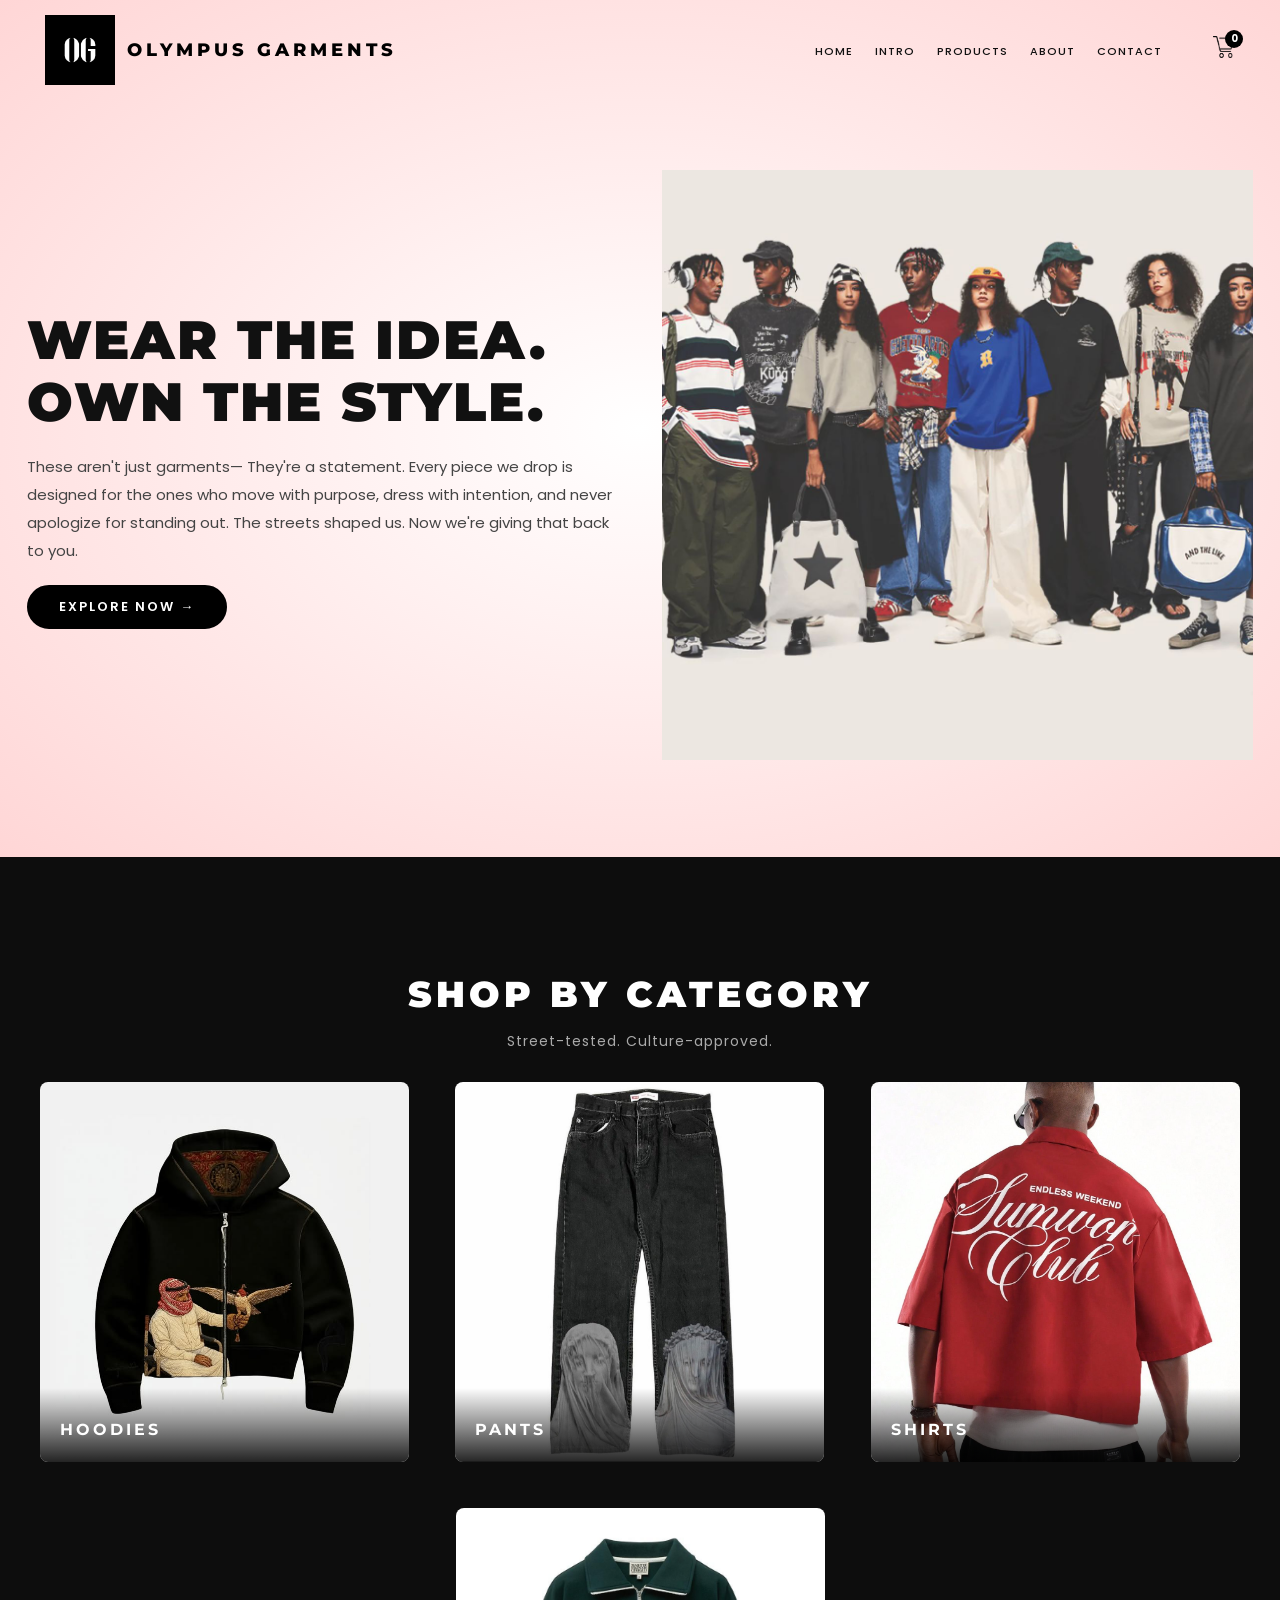
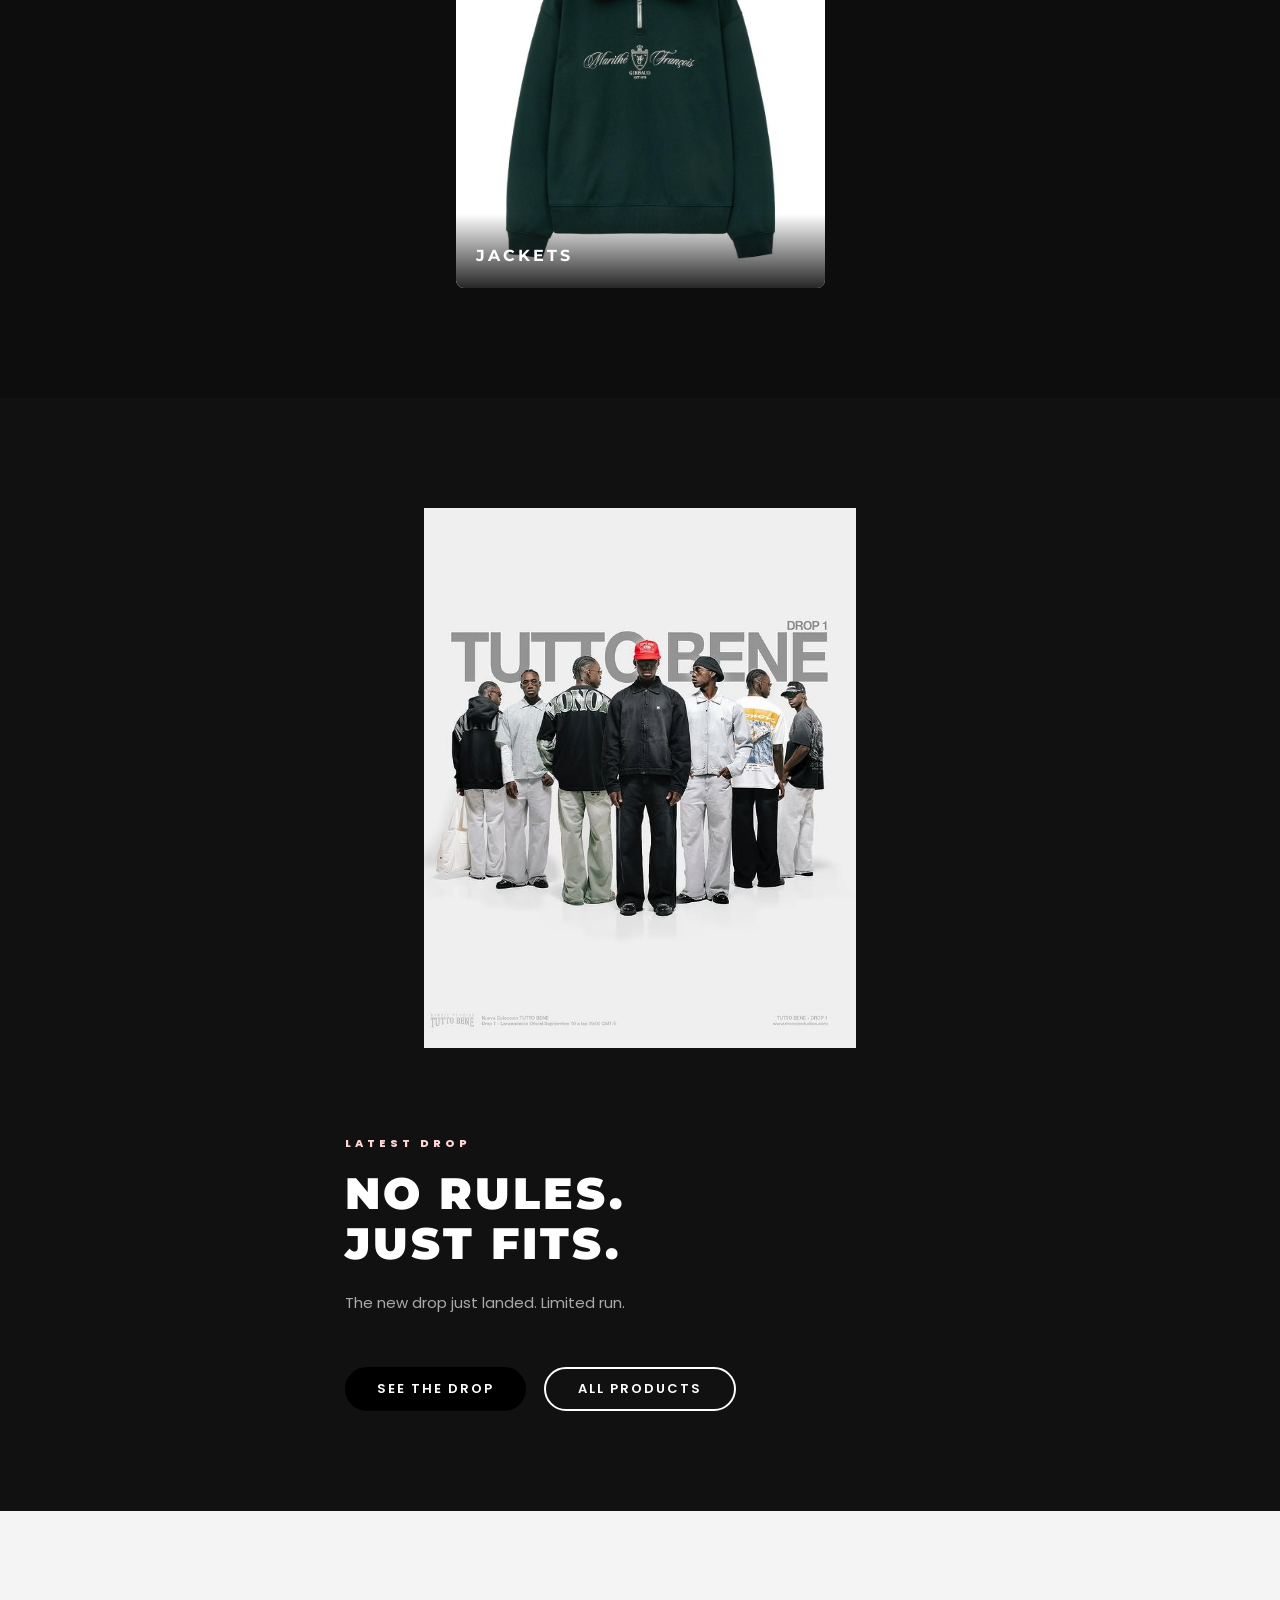
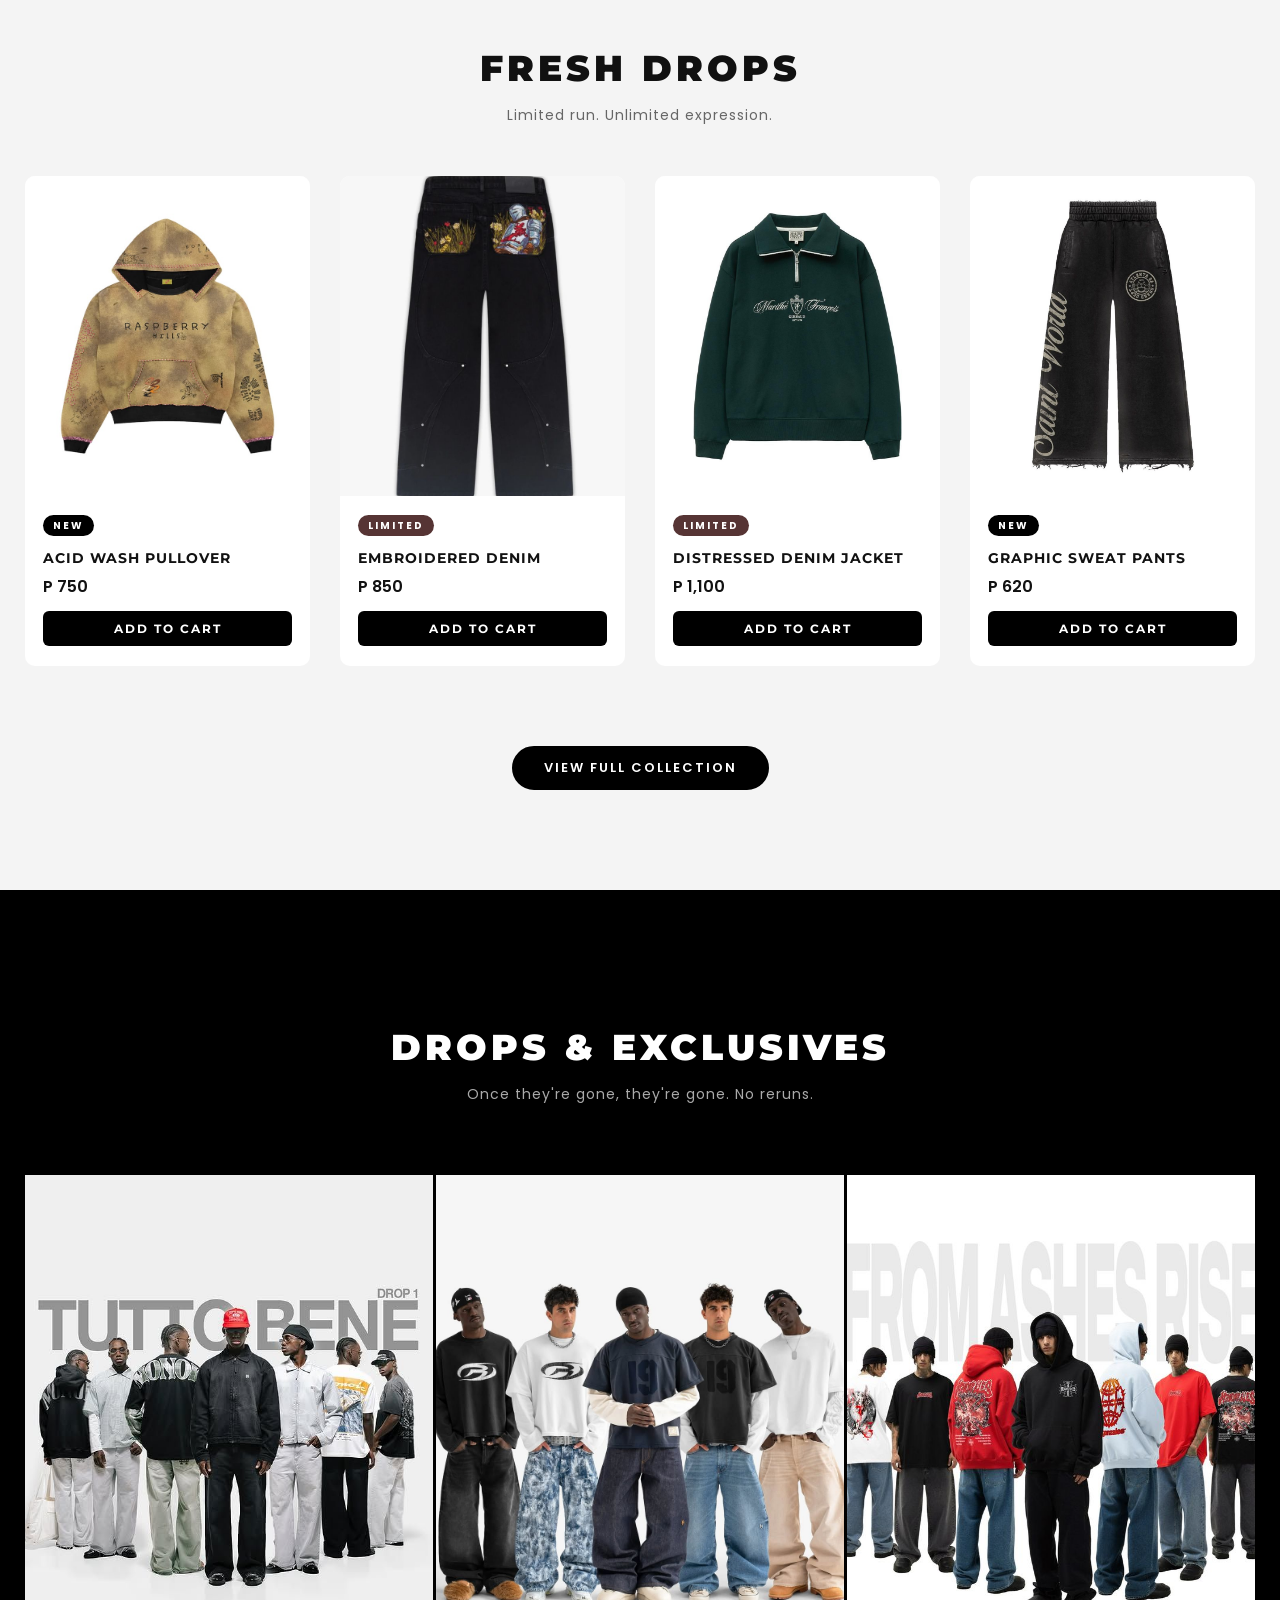
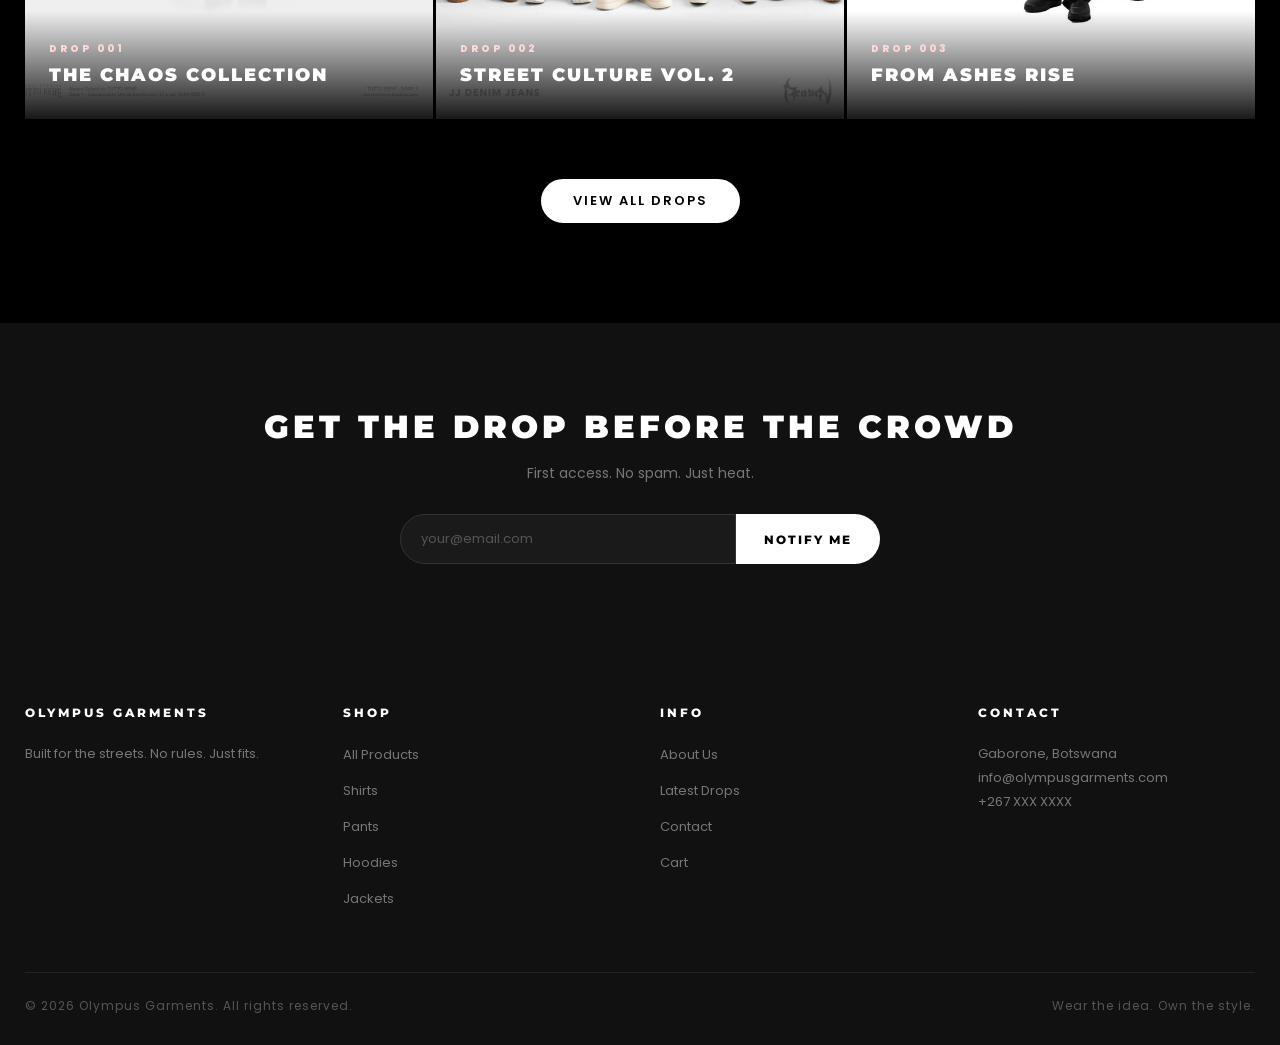
<file: index.html>
<!DOCTYPE html>
<html lang="en">
<head>
    <meta charset="UTF-8">
    <meta name="viewport" content="width=device-width, initial-scale=1.0">
    <title>Olympus Garments</title>
    <link rel="stylesheet" href="style.css">
</head>
<body>

<!-- HEADER / HERO -->
<div class="header">
    <div class="container">
        <div class="navbar">
            <div class="logo">
                <img src="images/OG LOGO.webp" alt="OG">
                <span class="brand-name">Olympus Garments</span>
            </div>
            <nav>
                <ul>
                    <li><a href="index.html">Home</a></li>
                    <li><a href="intro.html">Intro</a></li>
                    <li><a href="products.html">Products</a></li>
                    <li><a href="about.html">About</a></li>
                    <li><a href="contact.html">Contact</a></li>
                   
                </ul>
            </nav>
            <a href="cart.html" class="cart-icon">
                <img src="images/shopping-cart-svg-png-icon-download-28.png" alt="Cart">
                <span class="cart-count" id="cartCount">0</span>
            </a>
        </div>

        <div class="row" style="padding-bottom:60px;gap:40px;">
            <div class="col-2">
                <h1>WEAR THE IDEA.<br>OWN THE STYLE.</h1>
                <p>These aren't just garments— They're a statement. Every piece we drop is designed for the ones who move with purpose, dress with intention, and never apologize for standing out. The streets shaped us. Now we're giving that back to you.</p>
                <a href="products.html" class="btn">EXPLORE NOW &#8594;</a>
            </div>
            <div class="col-2" style="text-align:center;">
                <img src="images/Background.jpg" alt="Olympus Garments" style="max-width:100%;max-height:680px;object-fit:cover;border-radius:8px;">
            </div>
        </div>
    </div>
</div>

<!-- CATEGORIES -->
<div class="categories">
    <div class="container">
        <div class="section-title light">
            <h2>Shop by Category</h2>
            <p>Street-tested. Culture-approved.</p>
        </div>
        <div class="row" style="gap:16px;padding-bottom:20px;">
            <a href="products.html#hoodies" class="col-3" style="text-decoration:none;">
                <img src="images/Hoodie1.jpg" alt="Hoodies">
                <div class="cat-label">Hoodies</div>
            </a>
            <a href="products.html#pants" class="col-3" style="text-decoration:none;">
                <img src="images/Pants1.jpg" alt="Pants">
                <div class="cat-label">Pants</div>
            </a>
            <a href="products.html#shirts" class="col-3" style="text-decoration:none;">
                <img src="images/Shirt1.jpg" alt="Shirts">
                <div class="cat-label">Shirts</div>
            </a>
            <a href="products.html#jackets" class="col-3" style="text-decoration:none;">
                <img src="images/Jacket1.jpg" alt="Jackets">
                <div class="cat-label">Jackets</div>
            </a>
        </div>
    </div>
</div>

<!-- FEATURED DROP BANNER -->
<div style="background:#111;padding:80px 0;">
    <div class="container">
        <div class="row" style="gap:50px;">
            <div class="col-2" style="text-align:center;">
                <img src="images/Drop1.jpg" alt="Latest Drop" style="max-width:100%;max-height:600px;object-fit:cover;border-radius:8px;">
            </div>
            <div class="col-2">
                <span style="display:block;font-size:11px;font-weight:800;letter-spacing:4px;text-transform:uppercase;color:#ffd6d6;margin-bottom:16px;">Latest Drop</span>
                <h2 style="font-family:'Montserrat',sans-serif;font-size:44px;font-weight:900;letter-spacing:3px;text-transform:uppercase;color:#fff;line-height:1.15;margin-bottom:20px;">No Rules.<br>Just Fits.</h2>
                <p style="color:#aaa;font-size:15px;line-height:28px;margin-bottom:30px;">The new drop just landed. Limited run.</p>
                <a href="intro.html" class="btn">See the Drop</a>
                <a href="products.html" class="btn-outline" style="margin-left:14px;color:#fff;border-color:#fff;">All Products</a>
            </div>
        </div>
    </div>
</div>

<!-- FEATURED PRODUCTS -->
<div style="background:#f4f4f4;padding:80px 0;">
    <div class="container">
        <div class="section-title">
            <h2>Fresh Drops</h2>
            <p>Limited run. Unlimited expression.</p>
        </div>
        <div class="product-grid">

            <div class="product-card">
                <img src="images/Hoodie2.jpg" alt="Acid Wash Pullover">
                <div class="product-info">
                    <span class="tag tag-new">New</span>
                    <h4>Acid Wash Pullover</h4>
                    <p class="price">P 750</p>
                    <button class="add-to-cart" onclick="addToCart('Acid Wash Pullover', 750)">Add to Cart</button>
                </div>
            </div>

            <div class="product-card">
                <img src="images/Pants4.jpg" alt="Embroidered Denim">
                <div class="product-info">
                    <span class="tag tag-limited">Limited</span>
                    <h4>Embroidered Denim</h4>
                    <p class="price">P 850</p>
                    <button class="add-to-cart" onclick="addToCart('Embroidered Denim', 850)">Add to Cart</button>
                </div>
            </div>

            <div class="product-card">
                <img src="images/Jacket1.jpg" alt="Distressed Denim Jacket">
                <div class="product-info">
                    <span class="tag tag-limited">Limited</span>
                    <h4>Distressed Denim Jacket</h4>
                    <p class="price">P 1,100</p>
                    <button class="add-to-cart" onclick="addToCart('Distressed Denim Jacket', 1100)">Add to Cart</button>
                </div>
            </div>

            <div class="product-card">
                <img src="images/Pants6.jpg" alt="Graphic Sweat Pants">
                <div class="product-info">
                    <span class="tag tag-new">New</span>
                    <h4>Graphic Sweat Pants</h4>
                    <p class="price">P 620</p>
                    <button class="add-to-cart" onclick="addToCart('Graphic Sweat Pants', 620)">Add to Cart</button>
                </div>
            </div>

        </div>
        <div style="text-align:center;margin-top:40px;">
            <a href="products.html" class="btn">View Full Collection</a>
        </div>
    </div>
</div>

<!-- DROP PREVIEW -->
<div style="background:#000;padding:80px 0;">
    <div class="container">
        <div class="section-title light">
            <h2>Drops &amp; Exclusives</h2>
            <p>Once they're gone, they're gone. No reruns.</p>
        </div>
        <div style="display:grid;grid-template-columns:repeat(auto-fit,minmax(300px,1fr));gap:3px;margin-top:40px;">
            <div style="position:relative;overflow:hidden;aspect-ratio:3/4;">
                <img src="images/Drop1.jpg" alt="Drop 1" style="width:100%;height:100%;object-fit:cover;display:block;transition:transform 0.5s;" onmouseover="this.style.transform='scale(1.06)'" onmouseout="this.style.transform='scale(1)'">
                <div style="position:absolute;bottom:0;left:0;right:0;padding:30px 24px;background:linear-gradient(transparent,rgba(0,0,0,0.9));color:#fff;">
                    <span style="font-size:10px;font-weight:800;letter-spacing:3px;text-transform:uppercase;color:#ffd6d6;display:block;margin-bottom:6px;">Drop 001</span>
                    <p style="font-family:'Montserrat',sans-serif;font-size:18px;font-weight:900;letter-spacing:2px;text-transform:uppercase;">The Chaos Collection</p>
                </div>
            </div>
            <div style="position:relative;overflow:hidden;aspect-ratio:3/4;">
                <img src="images/Drop2.jpg" alt="Drop 2" style="width:100%;height:100%;object-fit:cover;display:block;transition:transform 0.5s;" onmouseover="this.style.transform='scale(1.06)'" onmouseout="this.style.transform='scale(1)'">
                <div style="position:absolute;bottom:0;left:0;right:0;padding:30px 24px;background:linear-gradient(transparent,rgba(0,0,0,0.9));color:#fff;">
                    <span style="font-size:10px;font-weight:800;letter-spacing:3px;text-transform:uppercase;color:#ffd6d6;display:block;margin-bottom:6px;">Drop 002</span>
                    <p style="font-family:'Montserrat',sans-serif;font-size:18px;font-weight:900;letter-spacing:2px;text-transform:uppercase;">Street Culture Vol. 2</p>
                </div>
            </div>
            <div style="position:relative;overflow:hidden;aspect-ratio:3/4;">
                <img src="images/Drop3.jpg" alt="Drop 3" style="width:100%;height:100%;object-fit:cover;display:block;transition:transform 0.5s;" onmouseover="this.style.transform='scale(1.06)'" onmouseout="this.style.transform='scale(1)'">
                <div style="position:absolute;bottom:0;left:0;right:0;padding:30px 24px;background:linear-gradient(transparent,rgba(0,0,0,0.9));color:#fff;">
                    <span style="font-size:10px;font-weight:800;letter-spacing:3px;text-transform:uppercase;color:#ffd6d6;display:block;margin-bottom:6px;">Drop 003</span>
                    <p style="font-family:'Montserrat',sans-serif;font-size:18px;font-weight:900;letter-spacing:2px;text-transform:uppercase;">From Ashes Rise</p>
                </div>
            </div>
        </div>
        <div style="text-align:center;margin-top:40px;">
            <a href="intro.html" class="btn" style="background:#fff;color:#000;border-color:#fff;">View All Drops</a>
        </div>
    </div>
</div>

<!-- NEWSLETTER -->
<div class="notify-section">
    <div class="container">
        <h2>Get the Drop Before the Crowd</h2>
        <p>First access. No spam. Just heat.</p>
        <div class="notify-form">
            <input type="email" placeholder="your@email.com">
            <button onclick="this.textContent='You\'re In ✓';this.style.background='#2a7a2a';">Notify Me</button>
        </div>
    </div>
</div>

<!-- FOOTER -->
<footer>
    <div class="container">
        <div class="footer-grid">
            <div class="footer-col">
                <h4>Olympus Garments</h4>
                <p>Built for the streets. No rules. Just fits.</p>
            </div>
            <div class="footer-col">
                <h4>Shop</h4>
                <ul>
                    <li><a href="products.html">All Products</a></li>
                    <li><a href="products.html#shirts">Shirts</a></li>
                    <li><a href="products.html#pants">Pants</a></li>
                    <li><a href="products.html#hoodies">Hoodies</a></li>
                    <li><a href="products.html#jackets">Jackets</a></li>
                </ul>
            </div>
            <div class="footer-col">
                <h4>Info</h4>
                <ul>
                    <li><a href="about.html">About Us</a></li>
                    <li><a href="intro.html">Latest Drops</a></li>
                    <li><a href="contact.html">Contact</a></li>
                    <li><a href="cart.html">Cart</a></li>
                </ul>
            </div>
            <div class="footer-col">
                <h4>Contact</h4>
                <p>Gaborone, Botswana<br>info@olympusgarments.com<br>+267 XXX XXXX</p>
            </div>
        </div>
        <div class="footer-bottom">
            <p>© 2026 Olympus Garments. All rights reserved.</p>
            <p>Wear the idea. Own the style.</p>
        </div>
    </div>
</footer>
    <script>
    function updateCartCount() {
        const cart = JSON.parse(localStorage.getItem('ogCart') || '[]');
        document.getElementById('cartCount').textContent = cart.reduce((a,i)=>a+i.qty,0);
    }
    function addToCart(name, price) {
        let cart = JSON.parse(localStorage.getItem('ogCart') || '[]');
        const ex = cart.find(i=>i.name===name);
        if(ex) ex.qty++; else cart.push({name,price,qty:1});
        localStorage.setItem('ogCart', JSON.stringify(cart));
        updateCartCount();
        const btn = event.target;
        btn.textContent='Added ✓'; btn.style.background='#2a7a2a';
        setTimeout(()=>{btn.textContent='Add to Cart';btn.style.background='';},1500);
    }
    updateCartCount();
</script>
</body>
</html>
</file>
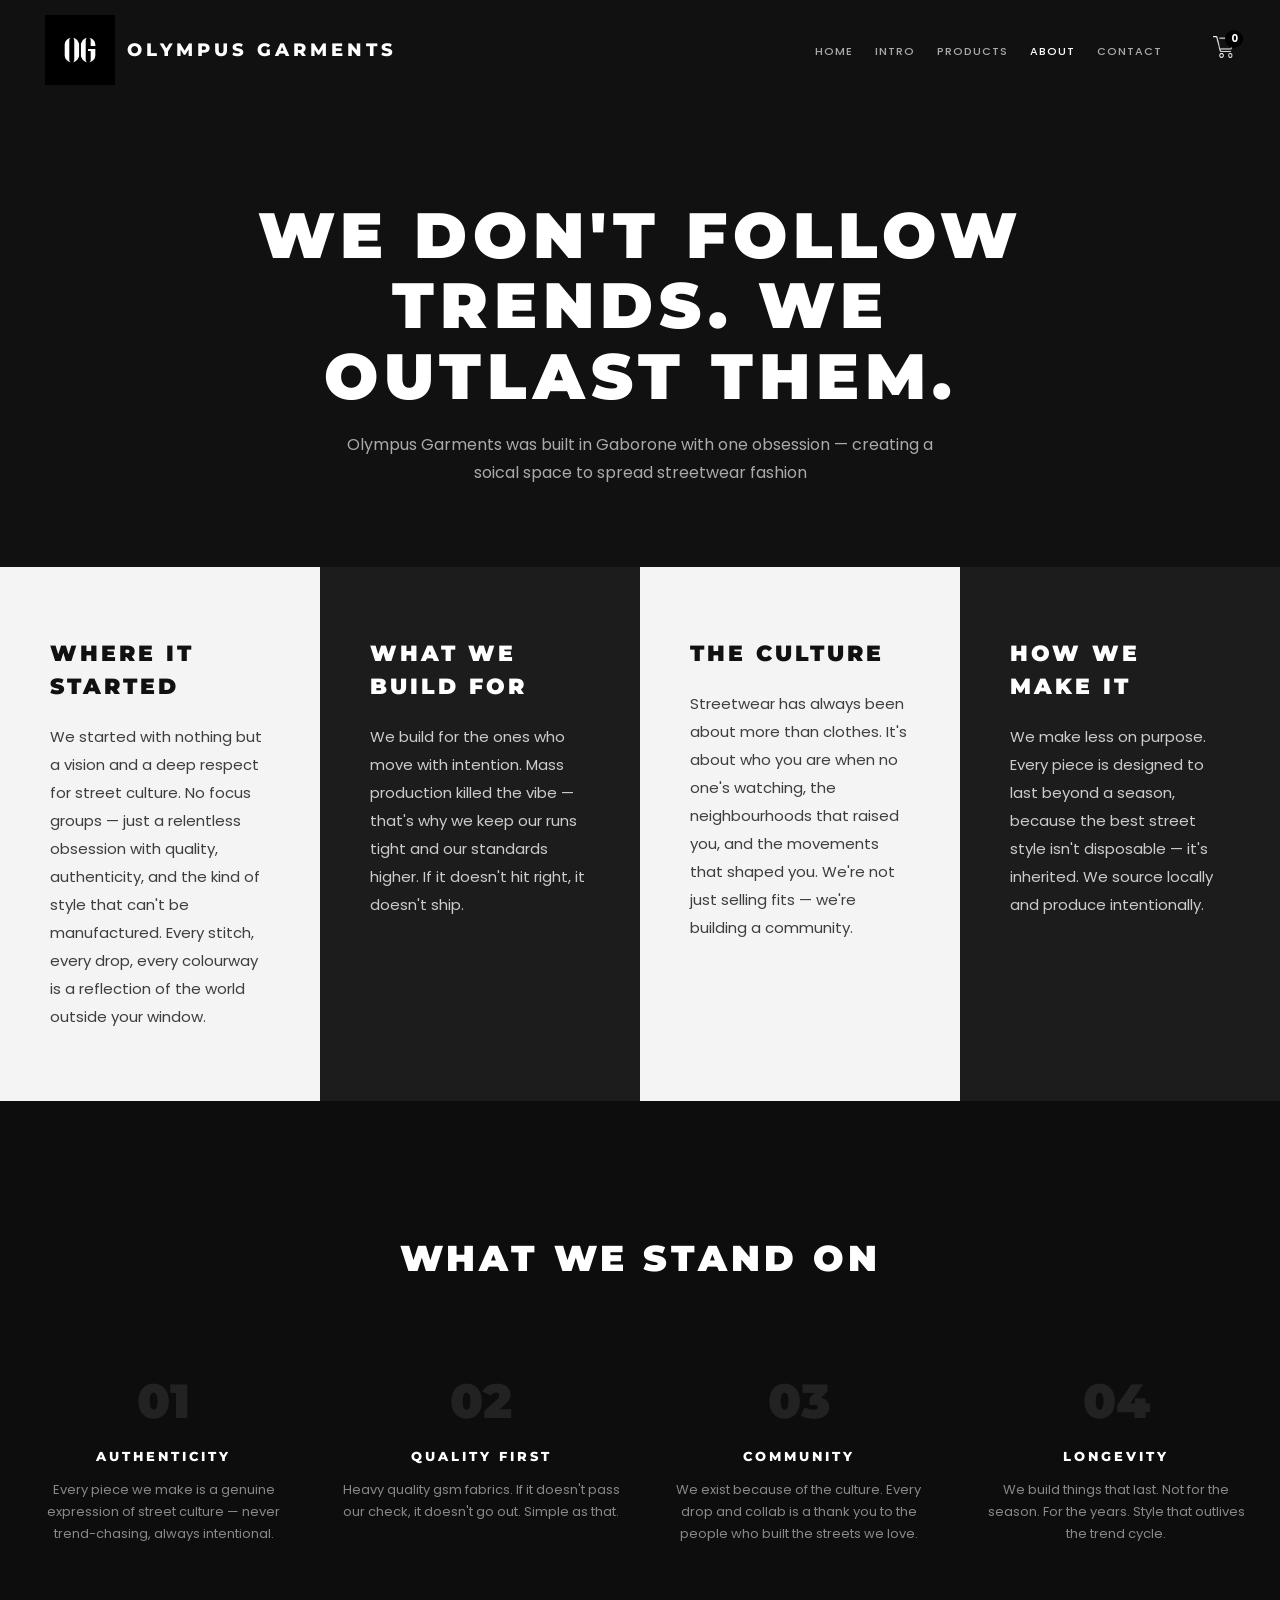
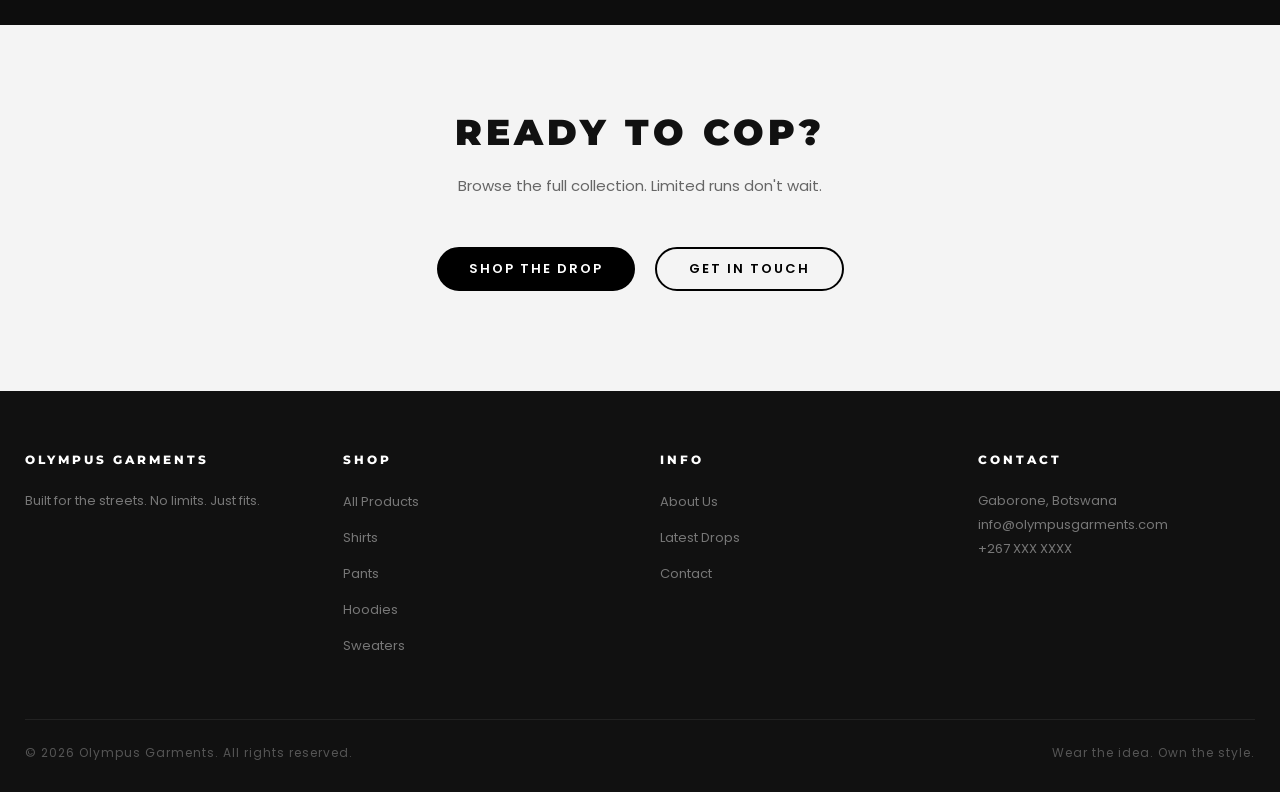
<file: about.html>
<!DOCTYPE html>
<html lang="en">
<head>
    <meta charset="UTF-8">
    <meta name="viewport" content="width=device-width, initial-scale=1.0">
    <title>About — Olympus Garments</title>
    <link rel="stylesheet" href="style.css">
</head>
<body>

<!-- NAVBAR -->
<div style="background:#111;">
    <div class="container">
        <div class="navbar">
            <div class="logo">
                <img src="images/OG LOGO.webp" alt="OG Logo">
                <span class="brand-name" style="color:#fff;">Olympus Garments</span>
            </div>
            <nav>
                <ul>
                    <li><a href="index.html" style="color:#aaa;">Home</a></li>
                    <li><a href="intro.html" style="color:#aaa;">Intro</a></li>
                    <li><a href="products.html" style="color:#aaa;">Products</a></li>
                    <li><a href="about.html" style="color:#fff;">About</a></li>
                    <li><a href="contact.html" style="color:#aaa;">Contact</a></li>
                   
                </ul>
            </nav>
            <a href="cart.html" class="cart-icon">
                <img src="images/shopping-cart-svg-png-icon-download-28.png" alt="Cart" style="filter:invert(1)">
                <span class="cart-count" id="cartCount">0</span>
            </a>
        </div>
    </div>
</div>

<!-- HERO -->
<div class="about-hero">
    <div class="container">
        <h1>We Don't Follow<br>Trends. We<br>Outlast Them.</h1>
        <p>Olympus Garments was built in Gaborone with one obsession — creating a soical space to spread streetwear fashion</p>
    </div>
</div>

<!-- STORY BLOCKS -->
<div class="about-blocks">
    <div class="about-block">
        <h3>Where It Started</h3>
        <p>We started with nothing but a vision and a deep respect for street culture. No focus groups — just a relentless obsession with quality, authenticity, and the kind of style that can't be manufactured. Every stitch, every drop, every colourway is a reflection of the world outside your window.</p>
    </div>
    <div class="about-block">
        <h3>What We Build For</h3>
        <p>We build for the ones who move with intention. Mass production killed the vibe — that's why we keep our runs tight and our standards higher. If it doesn't hit right, it doesn't ship.</p>
    </div>
    <div class="about-block">
        <h3>The Culture</h3>
        <p>Streetwear has always been about more than clothes. It's about who you are when no one's watching, the neighbourhoods that raised you, and the movements that shaped you. We're not just selling fits — we're building a community.</p>
    </div>
    <div class="about-block">
        <h3>How We Make It</h3>
        <p>We make less on purpose. Every piece is designed to last beyond a season, because the best street style isn't disposable — it's inherited. We source locally and produce intentionally.</p>
    </div>
</div>

<!-- VALUES -->
<div class="values-section">
    <div class="container">
        <div class="section-title light">
            <h2>What We Stand On</h2>
        </div>
        <div class="values-grid">
            <div class="value-item">
                <span class="value-num">01</span>
                <h4>Authenticity</h4>
                <p>Every piece we make is a genuine expression of street culture — never trend-chasing, always intentional.</p>
            </div>
            <div class="value-item">
                <span class="value-num">02</span>
                <h4>Quality First</h4>
                <p>Heavy quality gsm fabrics. If it doesn't pass our check, it doesn't go out. Simple as that.</p>
            </div>
            <div class="value-item">
                <span class="value-num">03</span>
                <h4>Community</h4>
                <p>We exist because of the culture. Every drop and collab is a thank you to the people who built the streets we love.</p>
            </div>
            <div class="value-item">
                <span class="value-num">04</span>
                <h4>Longevity</h4>
                <p>We build things that last. Not for the season. For the years. Style that outlives the trend cycle.</p>
            </div>
        </div>
    </div>
</div>

<!-- CTA -->
<div style="background:#f4f4f4; padding:80px 0; text-align:center;">
    <div class="container">
        <h2 style="font-family:'Montserrat',sans-serif;font-size:36px;font-weight:900;letter-spacing:4px;text-transform:uppercase;margin-bottom:16px;">Ready to Cop?</h2>
        <p style="color:#666;font-size:15px;margin-bottom:30px;">Browse the full collection. Limited runs don't wait.</p>
        <a href="products.html" class="btn">Shop the Drop</a>
        <a href="contact.html" class="btn-outline" style="margin-left:16px;">Get in Touch</a>
    </div>
</div>

<!-- FOOTER -->
<footer>
    <div class="container">
        <div class="footer-grid">
            <div class="footer-col">
                <h4>Olympus Garments</h4>
                <p>Built for the streets. No limits. Just fits.</p>
            </div>
            <div class="footer-col">
                <h4>Shop</h4>
                <ul>
                    <li><a href="products.html">All Products</a></li>
                    <li><a href="products.html#shirts">Shirts</a></li>
                    <li><a href="products.html#pants">Pants</a></li>
                    <li><a href="products.html#hoodies">Hoodies</a></li>
                    <li><a href="products.html#sweaters">Sweaters</a></li>
                </ul>
            </div>
            <div class="footer-col">
                <h4>Info</h4>
                <ul>
                    <li><a href="about.html">About Us</a></li>
                    <li><a href="intro.html">Latest Drops</a></li>
                    <li><a href="contact.html">Contact</a></li>
                </ul>
            </div>
            <div class="footer-col">
                <h4>Contact</h4>
                <p>Gaborone, Botswana<br>info@olympusgarments.com<br>+267 XXX XXXX</p>
            </div>
        </div>
        <div class="footer-bottom">
            <p>© 2026 Olympus Garments. All rights reserved.</p>
            <p>Wear the idea. Own the style.</p>
        </div>
    </div>
</footer>
    <script>
    function updateCartCount() {
        const cart = JSON.parse(localStorage.getItem('ogCart') || '[]');
        document.getElementById('cartCount').textContent = cart.reduce((a, i) => a + i.qty, 0);
    }
    updateCartCount();
</script>
</body>
</html>
</file>
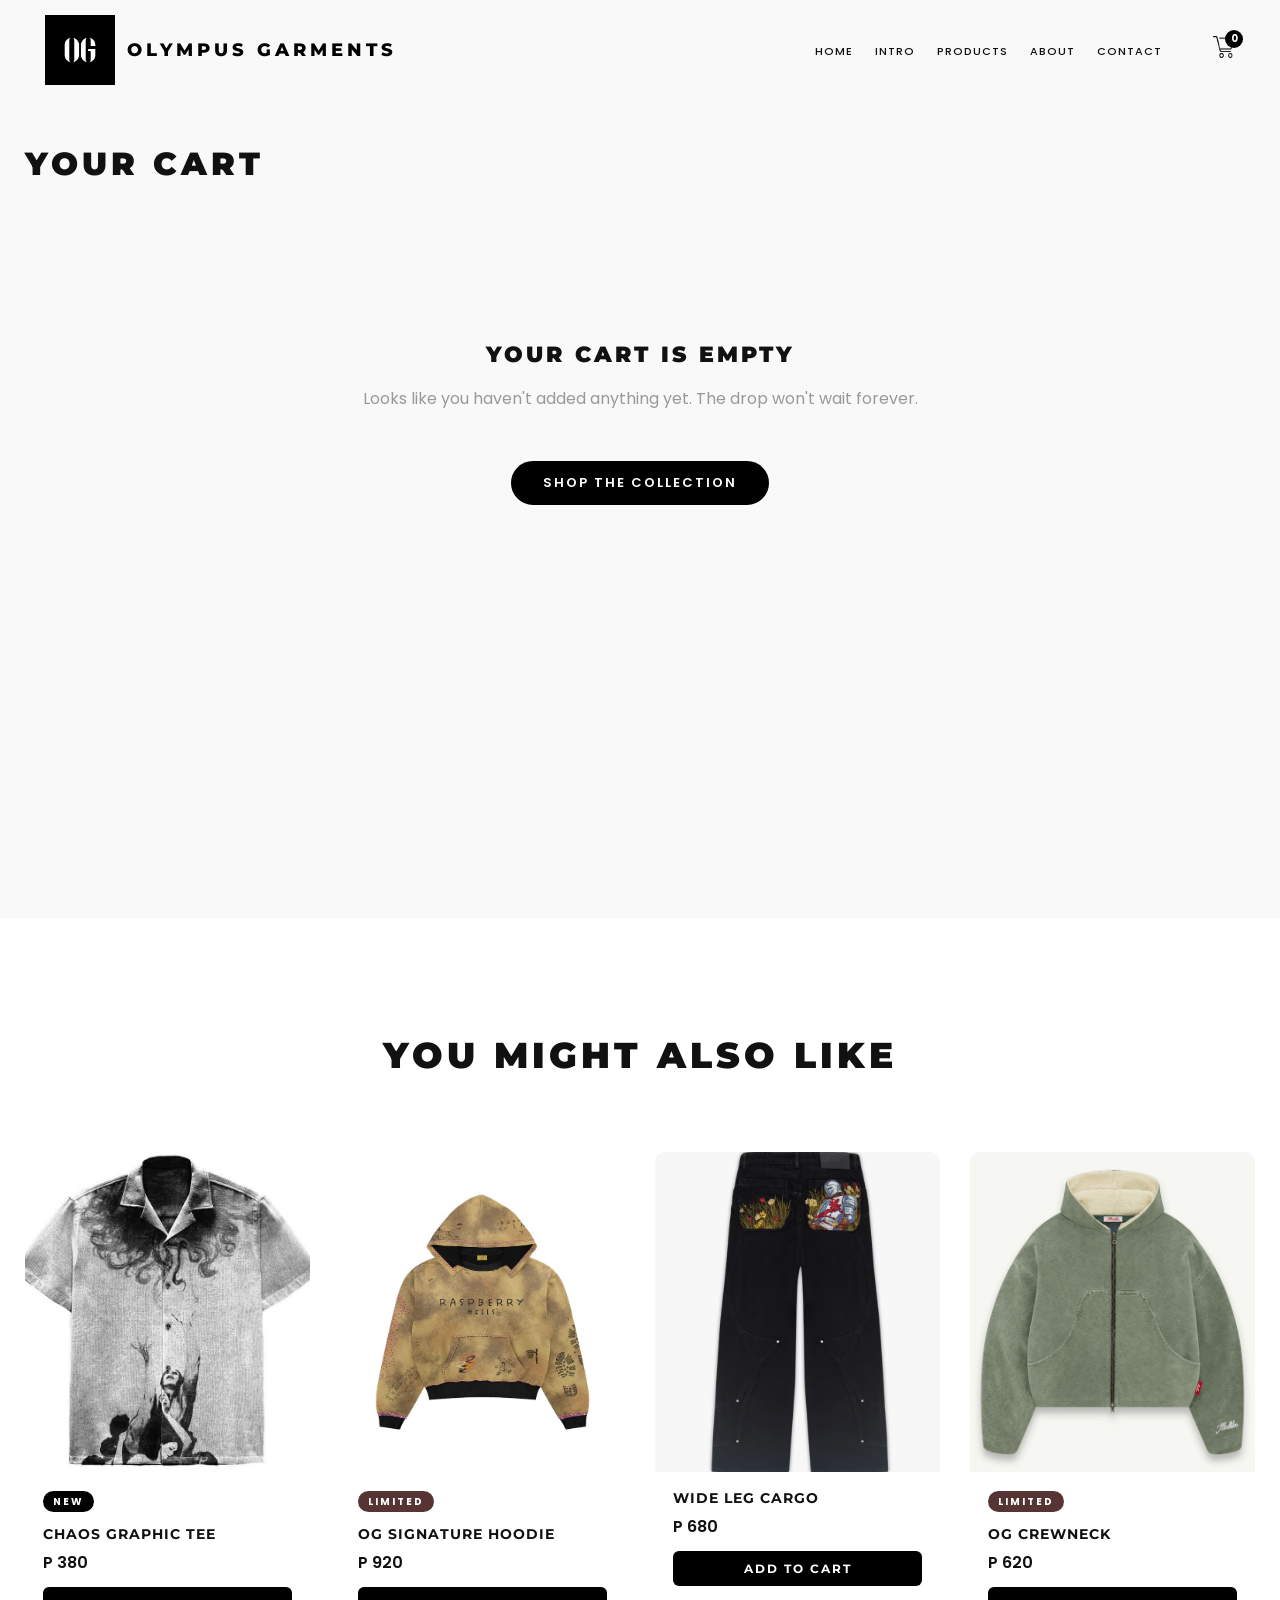
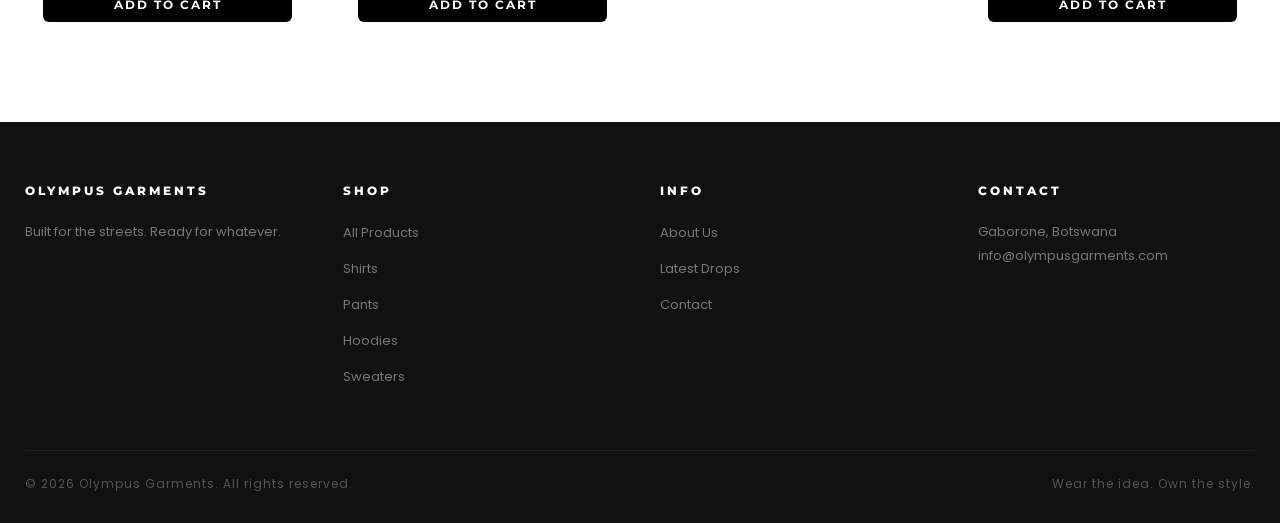
<file: cart.html>
<!DOCTYPE html>
<html lang="en">
<head>
    <meta charset="UTF-8">
    <meta name="viewport" content="width=device-width, initial-scale=1.0">
    <title>Cart — Olympus Garments</title>
    <link rel="stylesheet" href="style.css">
   
</head>
<body>

<!-- NAVBAR -->
<div style="background:#f9f9f9;">
    <div class="container">
        <div class="navbar">
            <div class="logo">
                <img src="images/OG LOGO.webp" alt="OG Logo">
                <span class="brand-name">Olympus Garments</span>
            </div>
            <nav>
                <ul>
                    <li><a href="index.html">Home</a></li>
                    <li><a href="intro.html">Intro</a></li>
                    <li><a href="products.html">Products</a></li>
                    <li><a href="about.html">About</a></li>
                    <li><a href="contact.html">Contact</a></li>
                    
                </ul>
            </nav>
            <a href="cart.html" class="cart-icon">
                <img src="images/shopping-cart-svg-png-icon-download-28.png" alt="Cart">
                <span class="cart-count" id="cartCount">0</span>
            </a>
        </div>
    </div>
</div>

<!-- PAGE TITLE -->
<div style="background:#f9f9f9;padding:40px 0 10px;">
    <div class="container">
        <h1 style="font-family:'Montserrat',sans-serif;font-size:32px;font-weight:900;letter-spacing:4px;text-transform:uppercase;">Your Cart</h1>
    </div>
</div>

<!-- CART SECTION -->
<div class="cart-section">
    <div class="container">

        <!-- EMPTY STATE -->
        <div class="empty-cart" id="emptyCart" style="display:none;">
            <h3>Your cart is empty</h3>
            <p>Looks like you haven't added anything yet. The drop won't wait forever.</p>
            <a href="products.html" class="btn">Shop the Collection</a>
        </div>

        <!-- CART CONTENT -->
        <div class="cart-grid" id="cartContent">
            <div class="cart-items">
                <h2>Items <span id="itemCount" style="font-size:16px;color:#999;font-weight:400;">(0)</span></h2>
                <div id="cartList"></div>

                <div style="margin-top:30px;">
                    <a href="products.html" class="btn-outline">← Continue Shopping</a>
                </div>
            </div>

            <!-- ORDER SUMMARY -->
            <div class="order-summary">
                <h3>Order Summary</h3>

                <div class="summary-line">
                    <span>Subtotal</span>
                    <span id="subtotal">P 0</span>
                </div>
                <div class="summary-line">
                    <span>Shipping</span>
                    <span id="shipping">P 0</span>
                </div>
                <div class="summary-line">
                    <span>VAT (14%)</span>
                    <span id="vat">P 0</span>
                </div>

                <div class="promo-input">
                    <input type="text" placeholder="Promo code" id="promoInput">
                    <button onclick="applyPromo()">Apply</button>
                </div>

                <div class="summary-line total">
                    <span>Total</span>
                    <span id="total">P 0</span>
                </div>

                <a href="checkout.html" class="checkout-btn" id="checkoutBtn">Proceed to Checkout</a>
                <a href="products.html" class="continue-btn">Continue Shopping</a>

                <div style="margin-top:20px;text-align:center;">
                    <p style="font-size:11px;color:#bbb;letter-spacing:1px;">Secure checkout · Free returns on eligible items</p>
                </div>
            </div>
        </div>

    </div>
</div>

<!-- YOU MIGHT ALSO LIKE -->
<div style="background:#fff;padding:60px 0;">
    <div class="container">
        <div class="section-title">
            <h2>You Might Also Like</h2>
        </div>
        <div class="product-grid" style="margin-top:20px;">
            <div class="product-card">
                <img src="images/Shirt2.jpg" alt="Chaos Graphic Tee">
                <div class="product-info">
                    <span class="tag tag-new">New</span>
                    <h4>Chaos Graphic Tee</h4>
                    <p class="price">P 380</p>
                    <button class="add-to-cart" onclick="addToCart('Chaos Graphic Tee', 380)">Add to Cart</button>
                </div>
            </div>
            <div class="product-card">
                <img src="images/Hoodie2.jpg" alt="OG Signature Hoodie">
                <div class="product-info">
                    <span class="tag tag-limited">Limited</span>
                    <h4>OG Signature Hoodie</h4>
                    <p class="price">P 920</p>
                    <button class="add-to-cart" onclick="addToCart('OG Signature Hoodie', 920)">Add to Cart</button>
                </div>
            </div>
            <div class="product-card">
                <img src="images/Pants4.jpg" alt="Wide Leg Cargo">
                <div class="product-info">
                    <h4>Wide Leg Cargo</h4>
                    <p class="price">P 680</p>
                    <button class="add-to-cart" onclick="addToCart('Wide Leg Cargo', 680)">Add to Cart</button>
                </div>
            </div>
            <div class="product-card">
                <img src="images/Sweater3.jpg" alt="OG Crewneck">
                <div class="product-info">
                    <span class="tag tag-limited">Limited</span>
                    <h4>OG Crewneck</h4>
                    <p class="price">P 620</p>
                    <button class="add-to-cart" onclick="addToCart('OG Crewneck', 620)">Add to Cart</button>
                </div>
            </div>
        </div>
    </div>
</div>

<!-- FOOTER -->
<footer>
    <div class="container">
        <div class="footer-grid">
            <div class="footer-col">
                <h4>Olympus Garments</h4>
                <p>Built for the streets. Ready for whatever.</p>
            </div>
            <div class="footer-col">
                <h4>Shop</h4>
                <ul>
                    <li><a href="products.html">All Products</a></li>
                    <li><a href="products.html#shirts">Shirts</a></li>
                    <li><a href="products.html#pants">Pants</a></li>
                    <li><a href="products.html#hoodies">Hoodies</a></li>
                    <li><a href="products.html#sweaters">Sweaters</a></li>
                </ul>
            </div>
            <div class="footer-col">
                <h4>Info</h4>
                <ul>
                    <li><a href="about.html">About Us</a></li>
                    <li><a href="intro.html">Latest Drops</a></li>
                    <li><a href="contact.html">Contact</a></li>
                </ul>
            </div>
            <div class="footer-col">
                <h4>Contact</h4>
                <p>Gaborone, Botswana<br>info@olympusgarments.com</p>
            </div>
        </div>
        <div class="footer-bottom">
            <p>© 2026 Olympus Garments. All rights reserved.</p>
            <p>Wear the idea. Own the style.</p>
        </div>
    </div>
</footer>
    <script>
    const SHIPPING = 80;
    const VAT_RATE = 0.14;
    let promoApplied = false;

    function getCart() {
        return JSON.parse(localStorage.getItem('ogCart') || '[]');
    }

    function saveCart(cart) {
        localStorage.setItem('ogCart', JSON.stringify(cart));
    }

    function updateCartCount() {
        const cart = getCart();
        const count = cart.reduce((a, i) => a + i.qty, 0);
        document.getElementById('cartCount').textContent = count;
    }

    function renderCart() {
        const cart = getCart();
        const cartList = document.getElementById('cartList');
        const emptyCart = document.getElementById('emptyCart');
        const cartContent = document.getElementById('cartContent');

        if (cart.length === 0) {
            emptyCart.style.display = 'block';
            cartContent.style.display = 'none';
            return;
        }

        emptyCart.style.display = 'none';
        cartContent.style.display = 'grid';

        document.getElementById('itemCount').textContent = `(${cart.reduce((a, i) => a + i.qty, 0)})`;

        cartList.innerHTML = cart.map((item, idx) => `
            <div class="cart-item">
                <img src="images/Shirt2.jpg" alt="${item.name}">
                <div class="cart-item-info">
                    <h4>${item.name}</h4>
                    <p class="item-meta">Size: M &nbsp;·&nbsp; Colour: Black</p>
                    <div class="qty-control">
                        <button class="qty-btn" onclick="changeQty(${idx}, -1)">−</button>
                        <span class="qty-num">${item.qty}</span>
                        <button class="qty-btn" onclick="changeQty(${idx}, 1)">+</button>
                    </div>
                    <button class="remove-btn" onclick="removeItem(${idx})">Remove</button>
                </div>
                <div class="cart-item-price">P ${(item.price * item.qty).toLocaleString()}</div>
            </div>
        `).join('');

        updateTotals();
        updateCartCount();
    }

    function updateTotals() {
        const cart = getCart();
        const subtotal = cart.reduce((a, i) => a + i.price * i.qty, 0);
        const shipping = subtotal > 0 ? SHIPPING : 0;
        const discount = promoApplied ? subtotal * 0.1 : 0;
        const vat = (subtotal - discount) * VAT_RATE;
        const total = subtotal - discount + shipping + vat;

        document.getElementById('subtotal').textContent = `P ${subtotal.toLocaleString()}`;
        document.getElementById('shipping').textContent = `P ${shipping}`;
        document.getElementById('vat').textContent = `P ${Math.round(vat).toLocaleString()}`;
        document.getElementById('total').textContent = `P ${Math.round(total).toLocaleString()}`;
    }

    function changeQty(idx, delta) {
        let cart = getCart();
        cart[idx].qty += delta;
        if (cart[idx].qty <= 0) cart.splice(idx, 1);
        saveCart(cart);
        renderCart();
    }

    function removeItem(idx) {
        let cart = getCart();
        cart.splice(idx, 1);
        saveCart(cart);
        renderCart();
    }

    function addToCart(name, price) {
        let cart = getCart();
        const existing = cart.find(i => i.name === name);
        if (existing) existing.qty++;
        else cart.push({ name, price, qty: 1 });
        saveCart(cart);
        renderCart();

        const btn = event.target;
        btn.textContent = 'Added ✓';
        btn.style.background = '#2a7a2a';
        setTimeout(() => { btn.textContent = 'Add to Cart'; btn.style.background = ''; }, 1500);
    }

    function applyPromo() {
        const code = document.getElementById('promoInput').value.trim().toUpperCase();
        if (code === 'OG10' && !promoApplied) {
            promoApplied = true;
            document.getElementById('promoInput').value = 'OG10 — 10% off applied ✓';
            document.getElementById('promoInput').disabled = true;
            updateTotals();
        } else if (promoApplied) {
            alert('Promo already applied.');
        } else {
            alert('Invalid promo code. Try OG10 for 10% off.');
        }
    }

    renderCart();
</script>
</body>
</html>
</file>
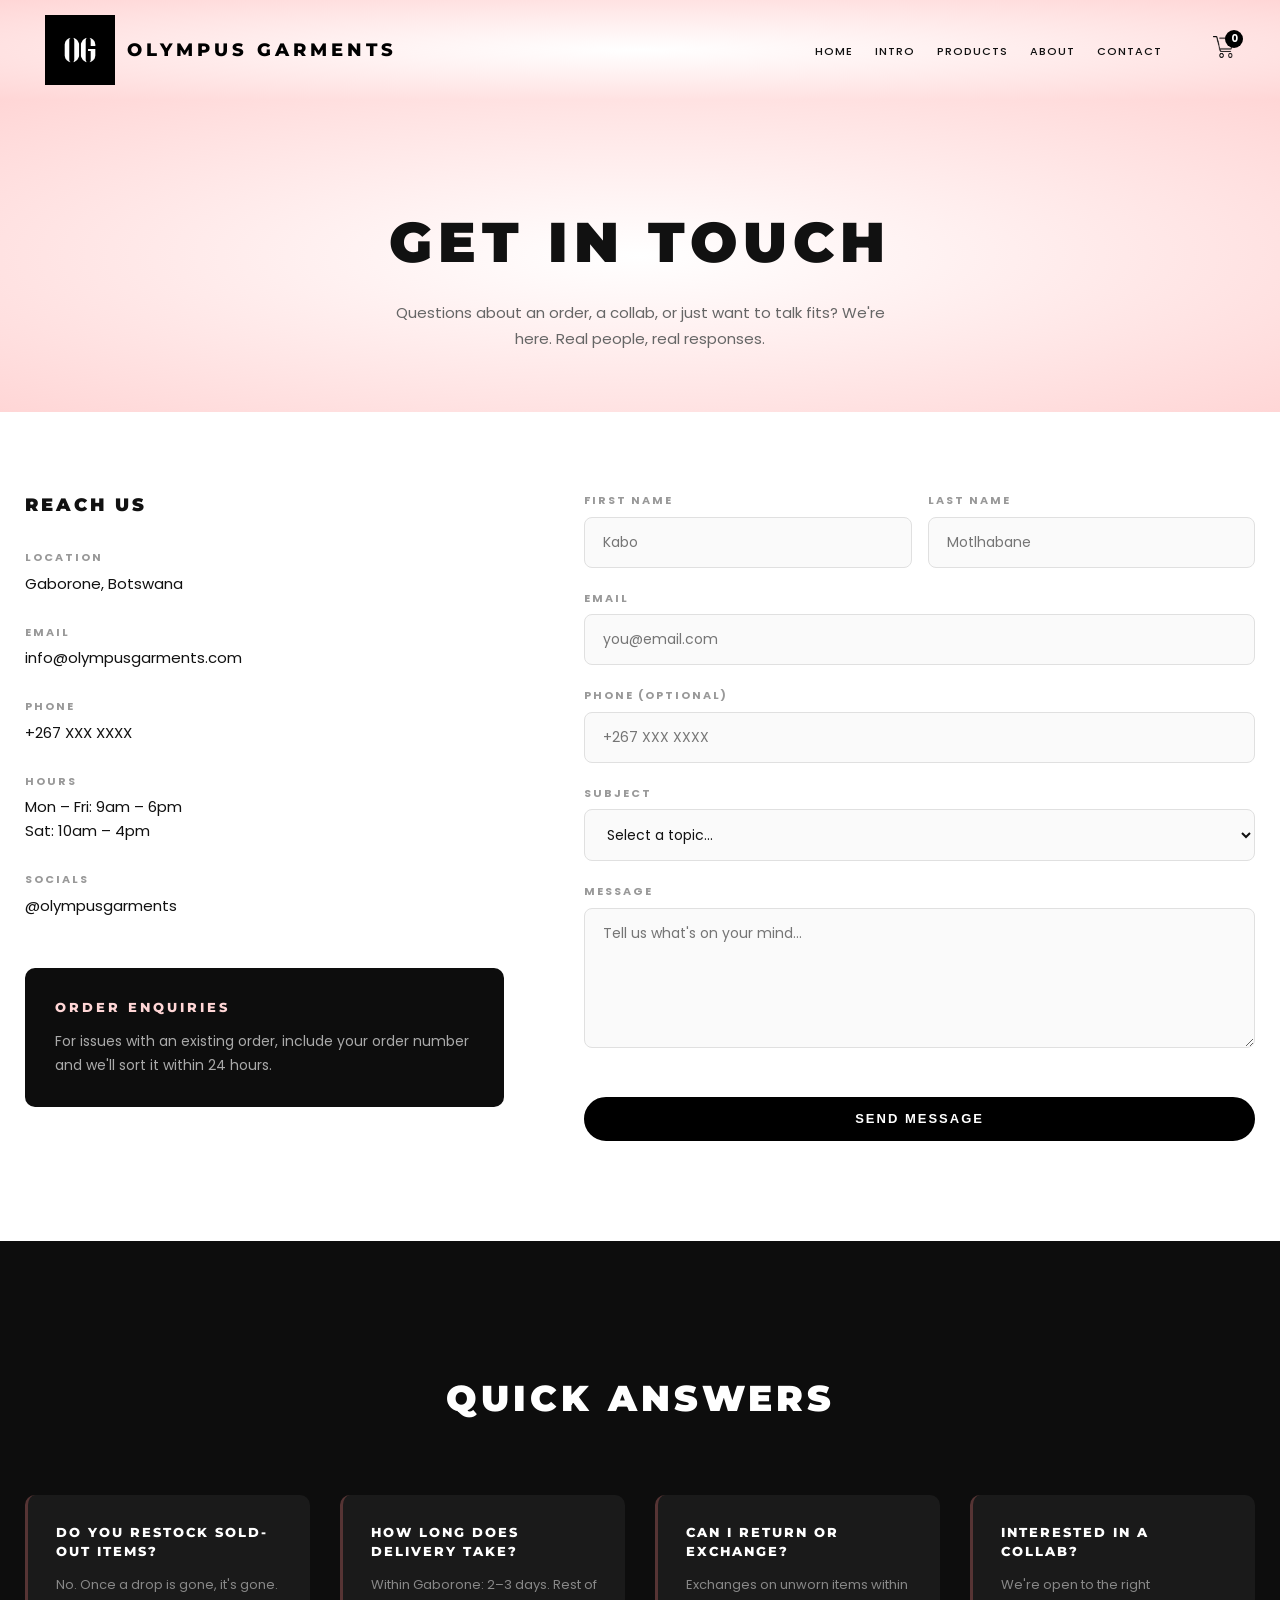
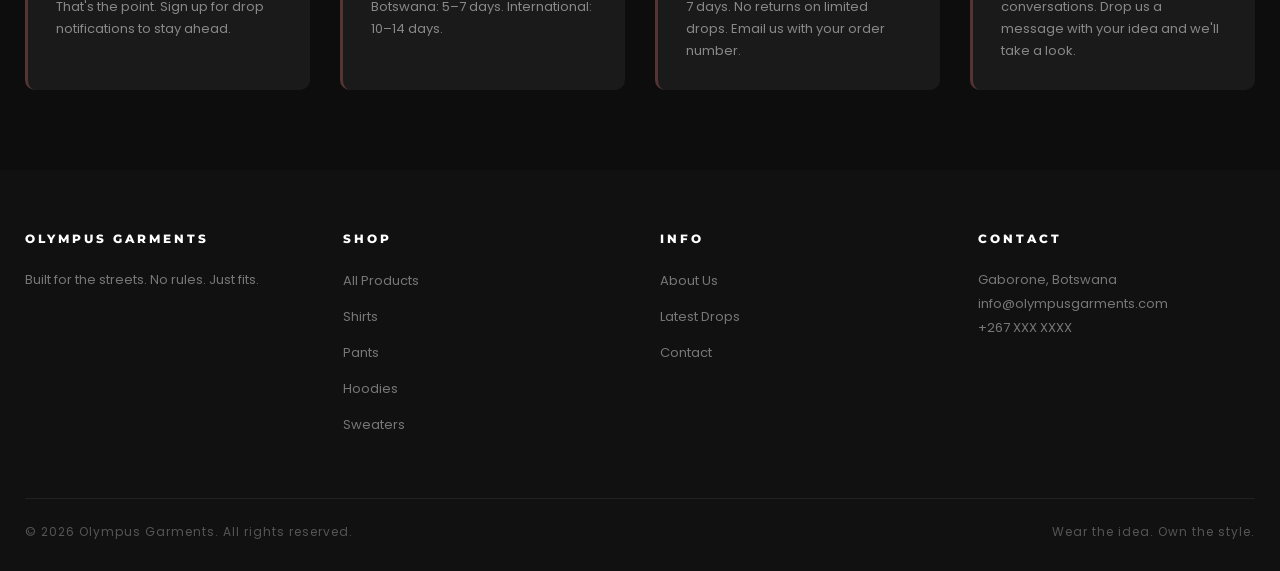
<file: contact.html>
<!DOCTYPE html>
<html lang="en">
<head>
    <meta charset="UTF-8">
    <meta name="viewport" content="width=device-width, initial-scale=1.0">
    <title>Contact — Olympus Garments</title>
    <link rel="stylesheet" href="style.css">
</head>
<body>

<!-- NAVBAR -->
<div style="background:radial-gradient(#fff,#ffd6d6);">
    <div class="container">
        <div class="navbar">
            <div class="logo">
                <img src="images/OG LOGO.webp" alt="OG Logo">
                <span class="brand-name">Olympus Garments</span>
            </div>
            <nav>
                <ul>
                    <li><a href="index.html">Home</a></li>
                    <li><a href="intro.html">Intro</a></li>
                    <li><a href="products.html">Products</a></li>
                    <li><a href="about.html">About</a></li>
                    <li><a href="contact.html">Contact</a></li>
                   
                </ul>
            </nav>
            <a href="cart.html" class="cart-icon">
                <img src="images/shopping-cart-svg-png-icon-download-28.png" alt="Cart">
                <span class="cart-count" id="cartCount">0</span>
            </a>
        </div>
    </div>
</div>

<!-- CONTACT HERO -->
<div class="contact-hero">
    <div class="container">
        <h1>Get in Touch</h1>
        <p>Questions about an order, a collab, or just want to talk fits? We're here. Real people, real responses.</p>
    </div>
</div>

<!-- CONTACT SECTION -->
<div class="contact-section">
    <div class="container">
        <div class="contact-grid">

            <!-- LEFT: INFO -->
            <div class="contact-info">
                <h3>Reach Us</h3>

                <div class="contact-detail">
                    <span>Location</span>
                    <p>Gaborone, Botswana</p>
                </div>
                <div class="contact-detail">
                    <span>Email</span>
                    <p>info@olympusgarments.com</p>
                </div>
                <div class="contact-detail">
                    <span>Phone</span>
                    <p>+267 XXX XXXX</p>
                </div>
                <div class="contact-detail">
                    <span>Hours</span>
                    <p>Mon – Fri: 9am – 6pm<br>Sat: 10am – 4pm</p>
                </div>
                <div class="contact-detail">
                    <span>Socials</span>
                    <p>@olympusgarments</p>
                </div>

                <div style="margin-top:50px;padding:30px;background:#0d0d0d;border-radius:10px;color:#fff;">
                    <p style="font-family:'Montserrat',sans-serif;font-size:13px;font-weight:800;letter-spacing:3px;text-transform:uppercase;margin-bottom:12px;color:#ffd6d6;">Order Enquiries</p>
                    <p style="font-size:14px;color:#aaa;line-height:24px;">For issues with an existing order, include your order number and we'll sort it within 24 hours. </p>
                </div>
            </div>

            <!-- RIGHT: FORM -->
            <div>
                <div class="contact-form">
                    <div class="form-row">
                        <div>
                            <label>First Name</label>
                            <input type="text" placeholder="Kabo">
                        </div>
                        <div>
                            <label>Last Name</label>
                            <input type="text" placeholder="Motlhabane">
                        </div>
                    </div>

                    <label>Email</label>
                    <input type="email" placeholder="you@email.com">

                    <label>Phone (optional)</label>
                    <input type="tel" placeholder="+267 XXX XXXX">

                    <label>Subject</label>
                    <select>
                        <option value="">Select a topic...</option>
                        <option>Order Enquiry</option>
                        <option>Returns & Exchanges</option>
                        <option>Collaboration</option>
                        <option>Wholesale</option>
                        <option>General Question</option>
                        <option>Other</option>
                    </select>

                    <label>Message</label>
                    <textarea placeholder="Tell us what's on your mind..."></textarea>

                    <button class="btn" style="width:100%;text-align:center;" onclick="handleSubmit(this)">Send Message</button>
                </div>

                <!-- Success message (hidden by default) -->
                <div id="successMsg" style="display:none;text-align:center;padding:50px 30px;background:#f4f9f4;border-radius:10px;border:1.5px solid #b8ddb8;">
                    <p style="font-family:'Montserrat',sans-serif;font-size:22px;font-weight:900;letter-spacing:2px;text-transform:uppercase;margin-bottom:12px;">Message Sent ✓</p>
                    <p style="color:#555;font-size:14px;line-height:24px;">We got it. Expect a reply within 24 hours. In the meantime, go browse the drop.</p>
                    <a href="products.html" class="btn" style="margin-top:20px;display:inline-block;">Browse Products</a>
                </div>
            </div>

        </div>
    </div>
</div>

<!-- FAQ STRIP -->
<div style="background:#0d0d0d;padding:80px 0;">
    <div class="container">
        <div class="section-title light">
            <h2>Quick Answers</h2>
        </div>
        <div style="display:grid;grid-template-columns:repeat(auto-fit,minmax(280px,1fr));gap:30px;margin-top:40px;">
            <div style="padding:28px;background:#1a1a1a;border-radius:10px;border-left:3px solid #563434;">
                <h4 style="font-family:'Montserrat',sans-serif;font-size:13px;font-weight:800;letter-spacing:2px;text-transform:uppercase;color:#fff;margin-bottom:12px;">Do you restock sold-out items?</h4>
                <p style="font-size:13px;color:#888;line-height:22px;">No. Once a drop is gone, it's gone. That's the point. Sign up for drop notifications to stay ahead.</p>
            </div>
            <div style="padding:28px;background:#1a1a1a;border-radius:10px;border-left:3px solid #563434;">
                <h4 style="font-family:'Montserrat',sans-serif;font-size:13px;font-weight:800;letter-spacing:2px;text-transform:uppercase;color:#fff;margin-bottom:12px;">How long does delivery take?</h4>
                <p style="font-size:13px;color:#888;line-height:22px;">Within Gaborone: 2–3 days. Rest of Botswana: 5–7 days. International: 10–14 days.</p>
            </div>
            <div style="padding:28px;background:#1a1a1a;border-radius:10px;border-left:3px solid #563434;">
                <h4 style="font-family:'Montserrat',sans-serif;font-size:13px;font-weight:800;letter-spacing:2px;text-transform:uppercase;color:#fff;margin-bottom:12px;">Can I return or exchange?</h4>
                <p style="font-size:13px;color:#888;line-height:22px;">Exchanges on unworn items within 7 days. No returns on limited drops. Email us with your order number.</p>
            </div>
            <div style="padding:28px;background:#1a1a1a;border-radius:10px;border-left:3px solid #563434;">
                <h4 style="font-family:'Montserrat',sans-serif;font-size:13px;font-weight:800;letter-spacing:2px;text-transform:uppercase;color:#fff;margin-bottom:12px;">Interested in a collab?</h4>
                <p style="font-size:13px;color:#888;line-height:22px;">We're open to the right conversations. Drop us a message with your idea and we'll take a look.</p>
            </div>
        </div>
    </div>
</div>

<!-- FOOTER -->
<footer>
    <div class="container">
        <div class="footer-grid">
            <div class="footer-col">
                <h4>Olympus Garments</h4>
                <p>Built for the streets. No rules. Just fits.</p>
            </div>
            <div class="footer-col">
                <h4>Shop</h4>
                <ul>
                    <li><a href="products.html">All Products</a></li>
                    <li><a href="products.html#shirts">Shirts</a></li>
                    <li><a href="products.html#pants">Pants</a></li>
                    <li><a href="products.html#hoodies">Hoodies</a></li>
                    <li><a href="products.html#sweaters">Sweaters</a></li>
                </ul>
            </div>
            <div class="footer-col">
                <h4>Info</h4>
                <ul>
                    <li><a href="about.html">About Us</a></li>
                    <li><a href="intro.html">Latest Drops</a></li>
                    <li><a href="contact.html">Contact</a></li>
                </ul>
            </div>
            <div class="footer-col">
                <h4>Contact</h4>
                <p>Gaborone, Botswana<br>info@olympusgarments.com<br>+267 XXX XXXX</p>
            </div>
        </div>
        <div class="footer-bottom">
            <p>© 2026 Olympus Garments. All rights reserved.</p>
            <p>Wear the idea. Own the style.</p>
        </div>
    </div>
</footer>
    <script>
    function updateCartCount() {
        const cart = JSON.parse(localStorage.getItem('ogCart') || '[]');
        document.getElementById('cartCount').textContent = cart.reduce((a, i) => a + i.qty, 0);
    }

    function handleSubmit(btn) {
        document.querySelector('.contact-form').style.display = 'none';
        document.getElementById('successMsg').style.display = 'block';
    }

    updateCartCount();
</script>
</body>
</html>
</file>
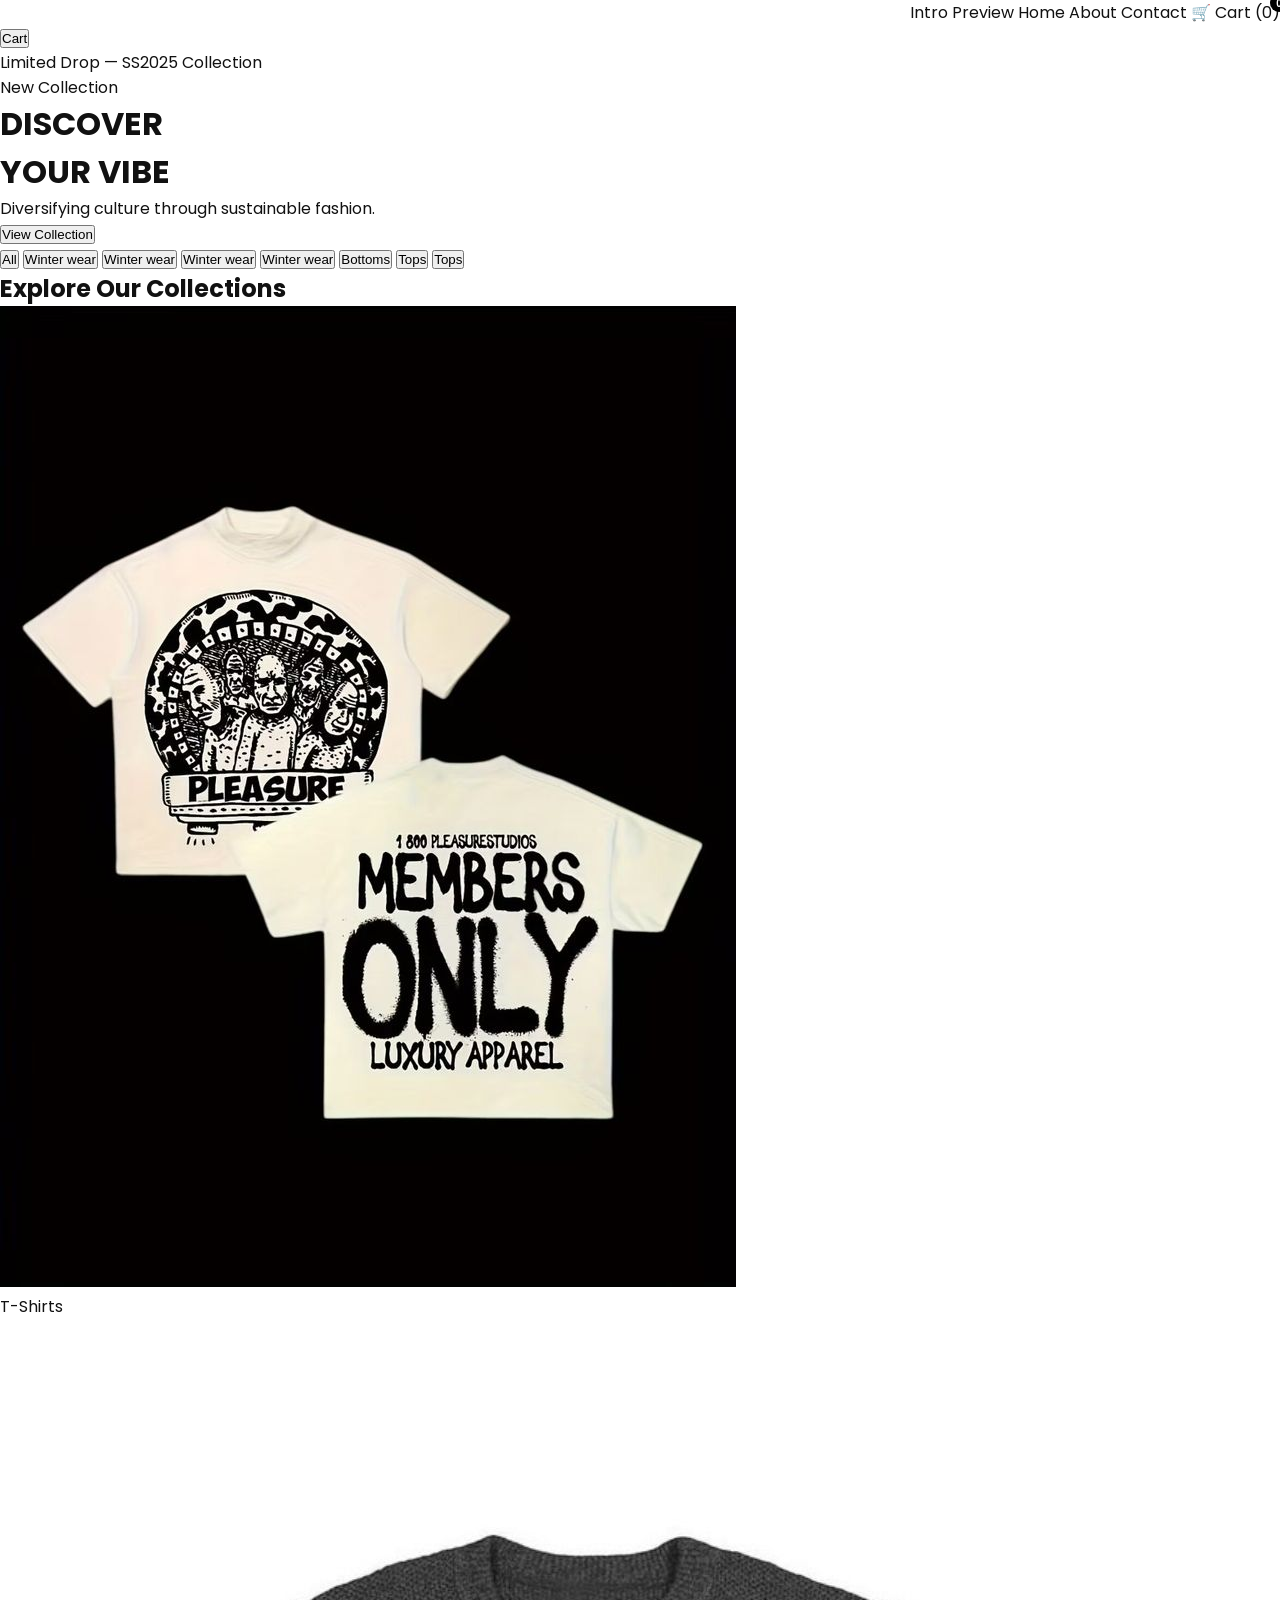
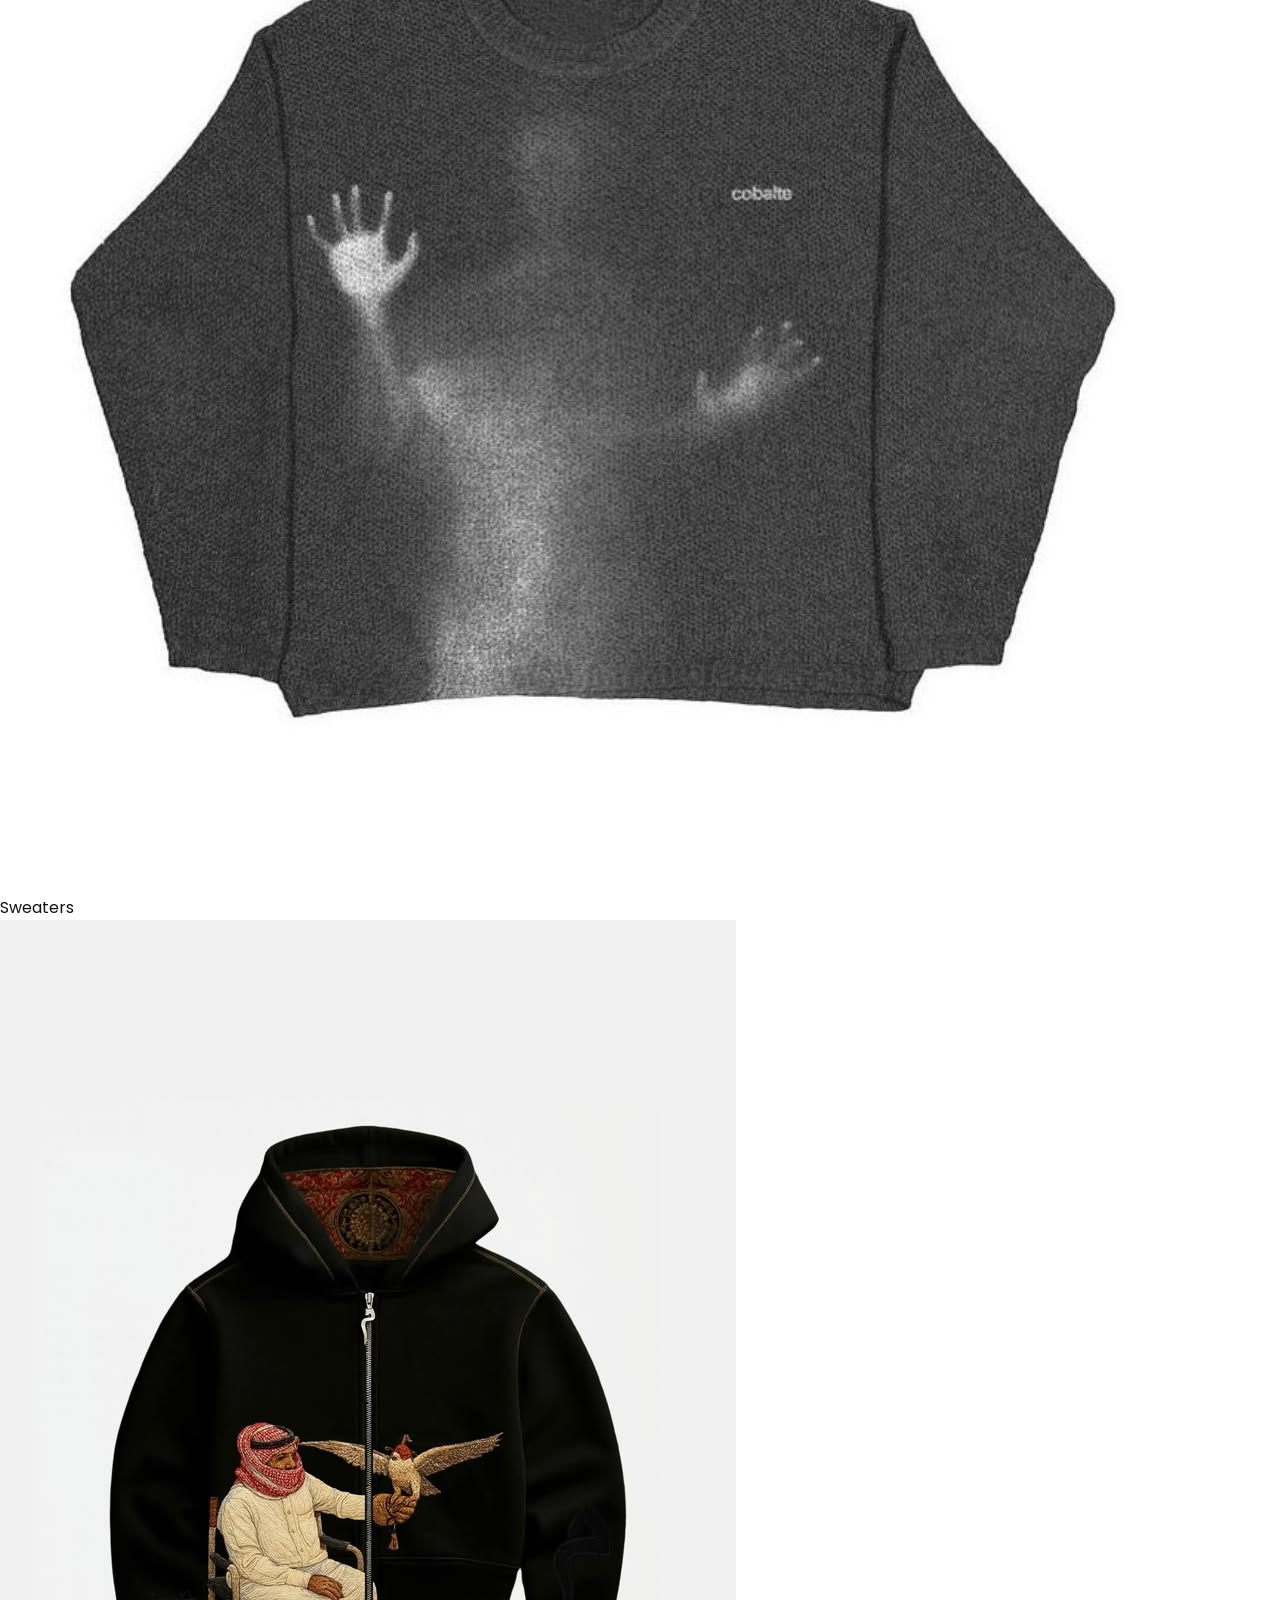
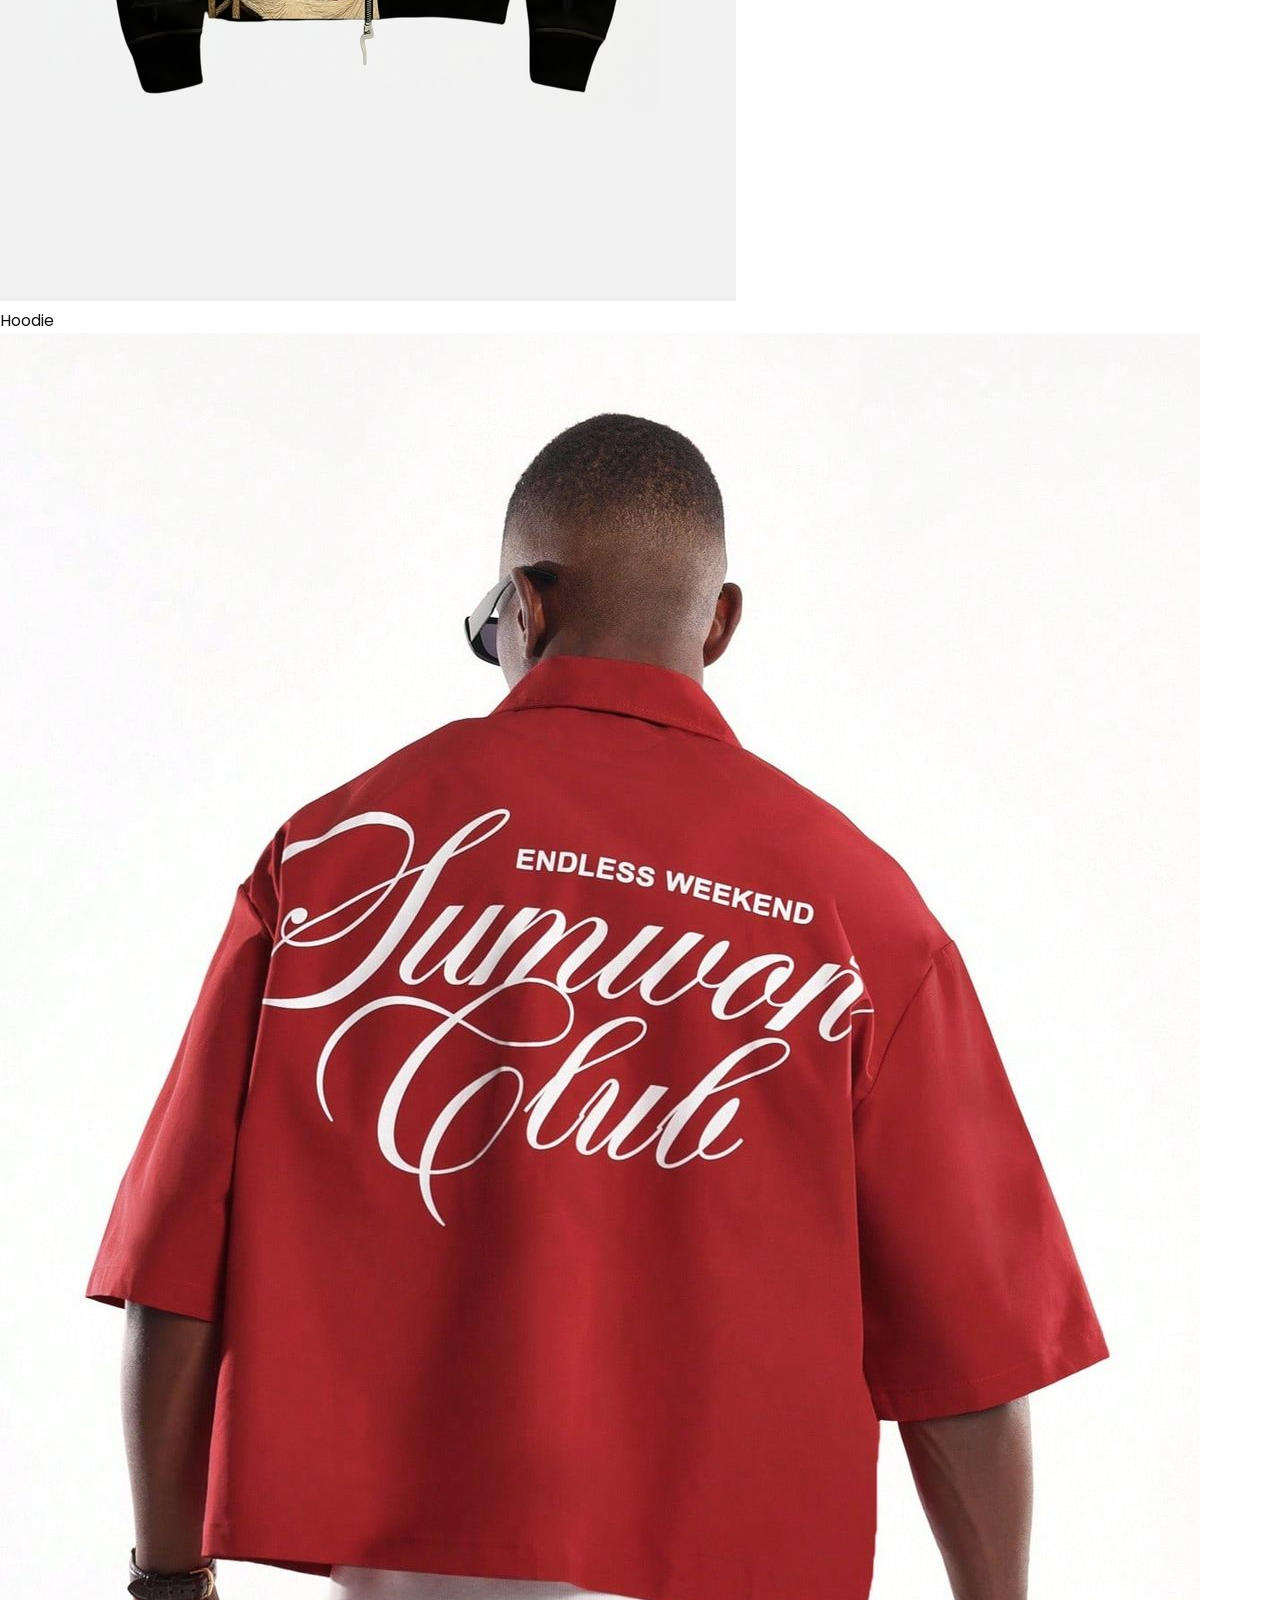
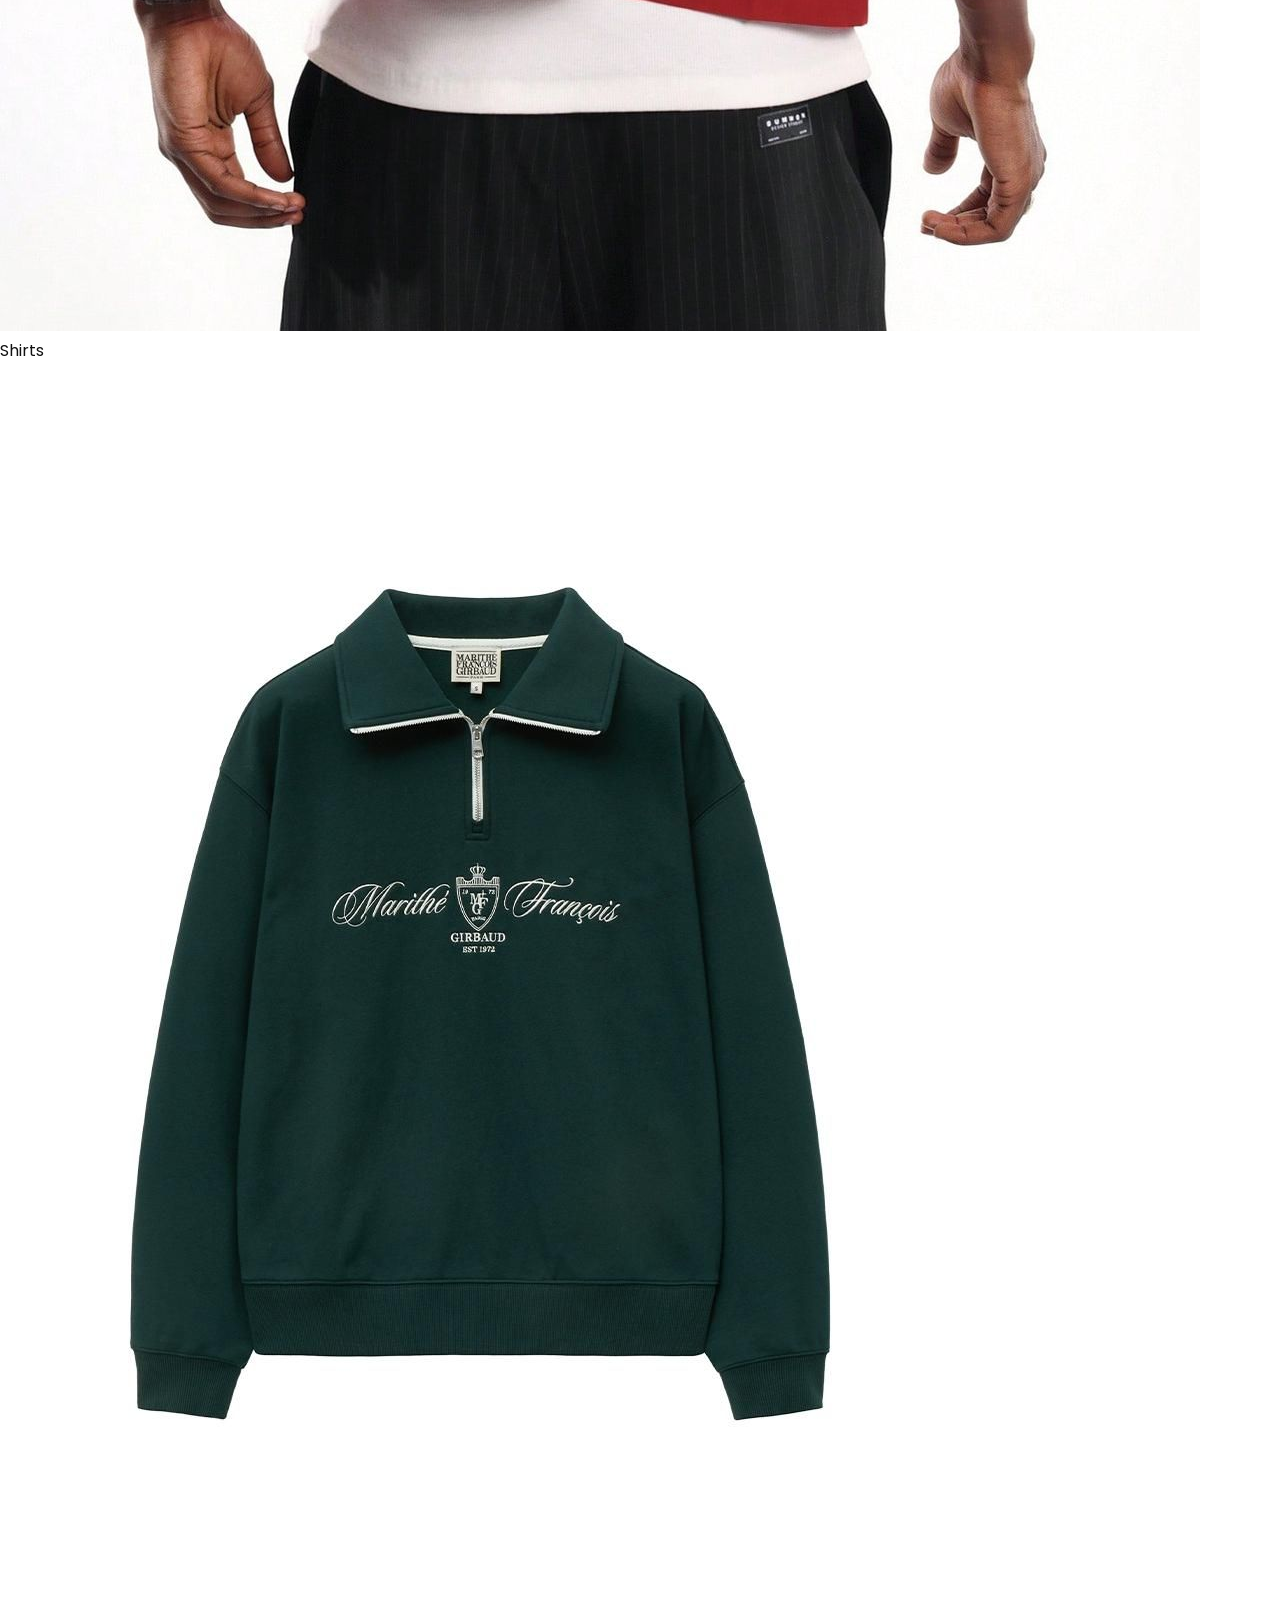
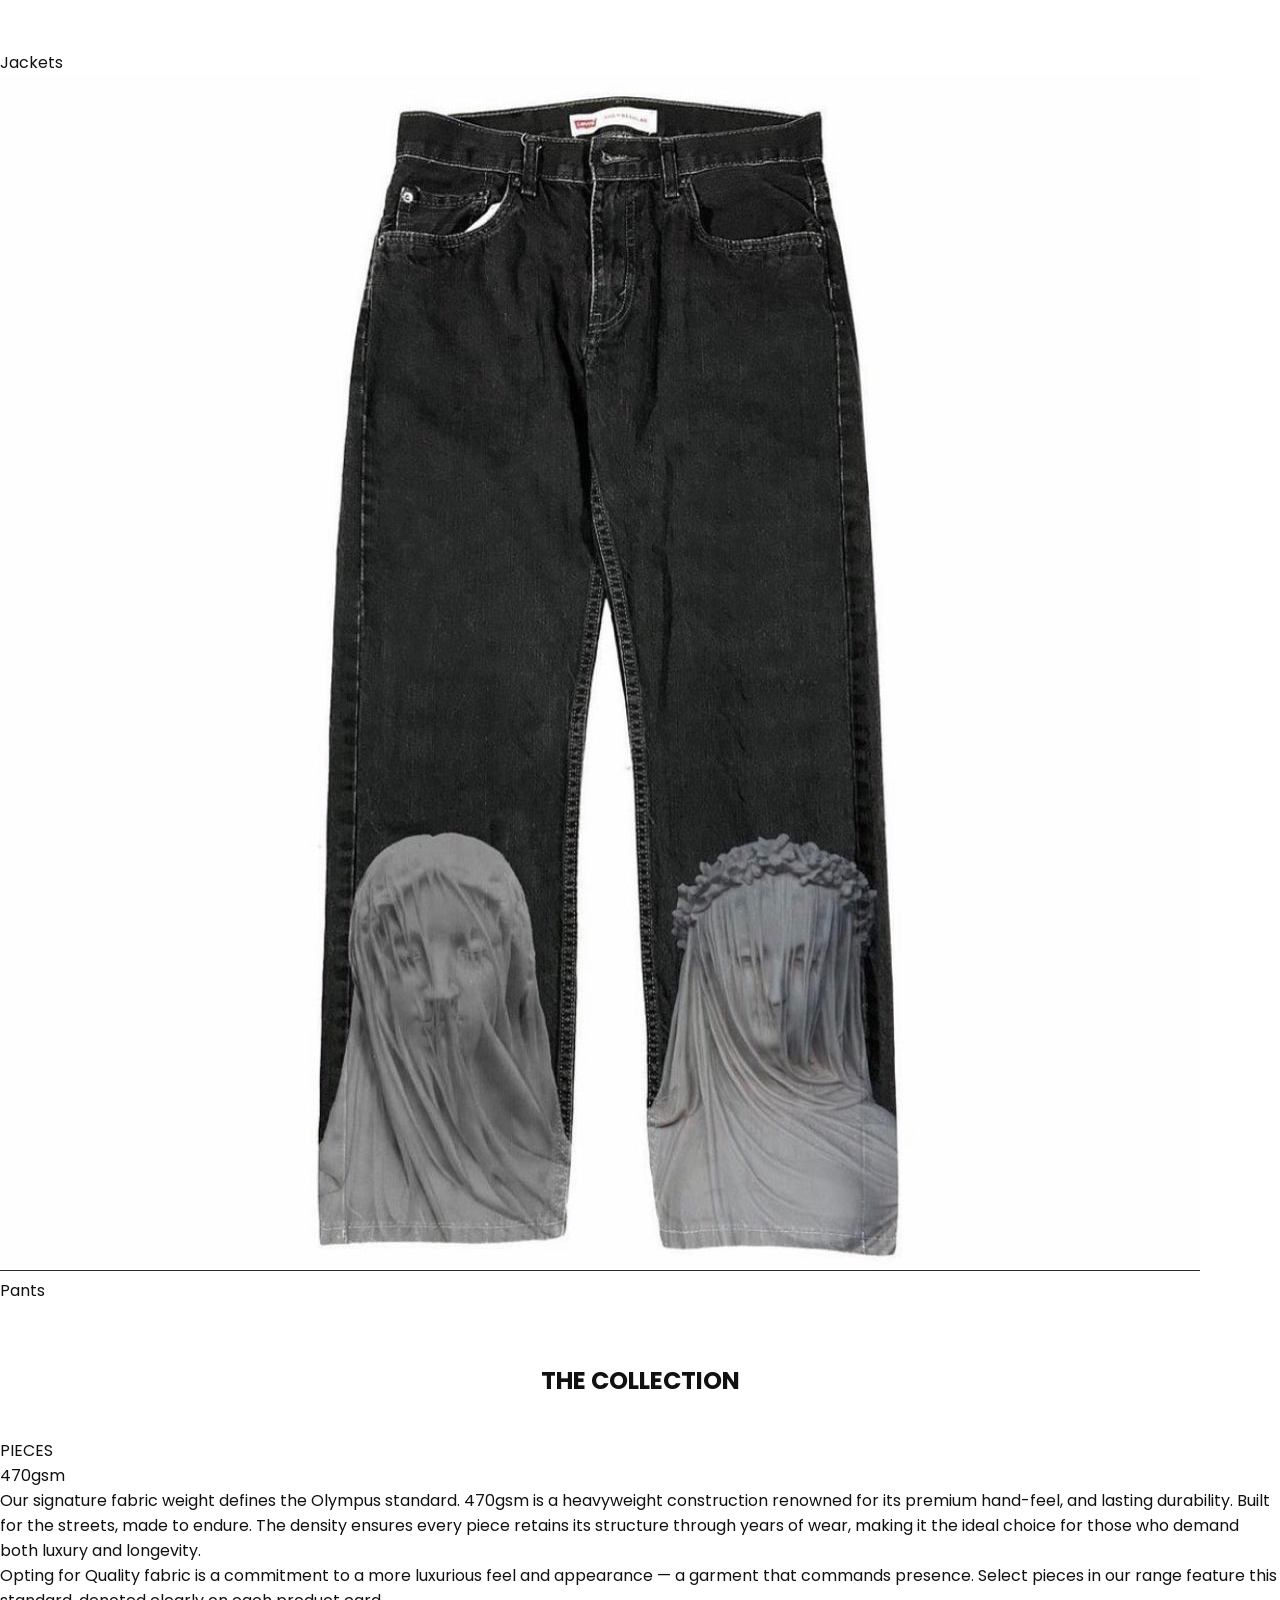
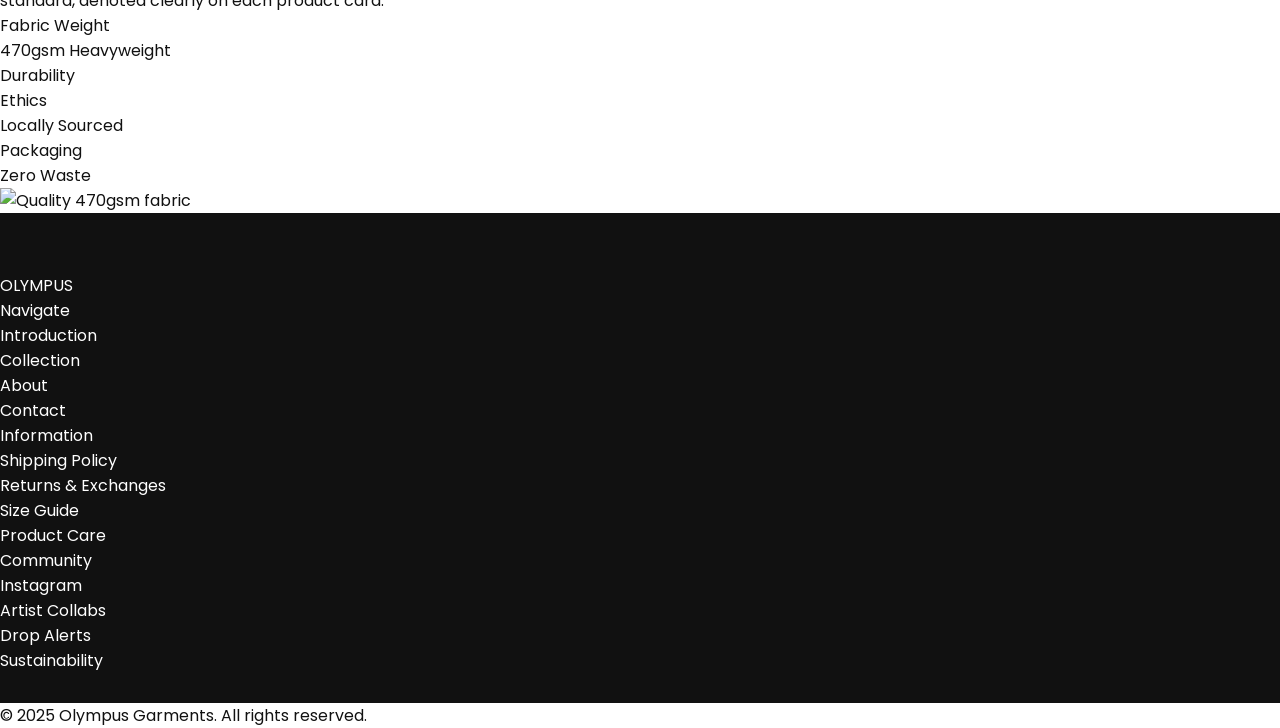
<file: home.html>
<!DOCTYPE html>
<html lang="en">
<head>
  <meta charset="UTF-8">
  <meta name="viewport" content="width=device-width, initial-scale=1.0">
  <title>Olympus Garments | </title>
  <link rel="preconnect" href="https://fonts.googleapis.com">
<link href="https://fonts.googleapis.com/css2?family=Cinzel:wght@400;700;900&family=Barlow+Condensed:wght@300;400;500;700;900&family=Barlow:wght@300;400;500&display=swap" rel="stylesheet">
  <link rel="stylesheet" href="styles.css">
</head>
  
<body>
  <header>
    
      <!-- NAV -->
    <nav>
    <div class="nav-container">
        <div class="logo">
            <a href="index.html" style="text-decoration: none;">
            </a>
        </div>
        <div class="nav-links">
            <a href="index.html">Intro</a>
            <a href="preview.html">Preview</a>
            <a href="home.html">Home</a>
            <a href="about.html">About</a>
            <a href="contact.html">Contact</a>
            <a href="cart.html" class="cart-link">🛒 Cart (<span id="cartCount">0</span>)</a>
        </div>
    </div>
</nav>
  <button class="cart-btn" onclick="showPage('cart')">
    Cart
    <span class="cart-count" id="cart-count">0</span>
  </button>
  
</nav>
    </nav>
  </header>

  <!-- ==================== HOME PAGE ==================== -->
<div class="page" id="page-home">
  <div class="hero">
    <div class="hero-tape">Limited Drop — SS2025 Collection</div>
    <div class="hero-bg-grid"></div>
    <div class="hero-content">
      <div class="hero-tag">New Collection</div>
      <h1 class="hero-title">DISCOVER<br>YOUR <span class="accent">VIBE</span></h1>
      <p class="hero-desc">Diversifying culture through sustainable fashion.</p>
      <button class="btn-gold" onclick="document.getElementById('collection').scrollIntoView({behavior:'smooth'})">View Collection</button>
    </div>
  </div>

<!-- ═══════════ CATEGORY FILTER ═══════════ -->
  <div class="cat-strip">
    <button class="cat-btn active" onclick="filter('All',this)">All</button>
    <button class="cat-btn" onclick="filter('Winter wear',this)">Winter wear</button>
    <button class="cat-btn" onclick="filter('Sweatshirt',this)">Winter wear</button>
    <button class="cat-btn" onclick="filter('Sweater',this)">Winter wear</button>
    <button class="cat-btn" onclick="filter('Jacket',this)">Winter wear</button>
    <button class="cat-btn" onclick="filter('Jeans',this)">Bottoms</button>
    <button class="cat-btn" onclick="filter('Shirt',this)">Tops</button>
    <button class="cat-btn" onclick="filter('T-Shirt',this)">Tops</button>
  </div>

  <section>
  <section class="collections">
    <h2>Explore Our Collections</h2>
    <div class="grid">
      <div class="card"><img src="images/Tshirt1.jpg" alt="T-shirt"><p>T-Shirts</p></div>
      <div class="card"><img src="images/Sweater2.jpg" alt="Sweater"><p>Sweaters</p></div>
      <div class="card"><img src="images/Hoodie1.jpg" alt="Hoodie"><p>Hoodie</p></div>
      <div class="card"><img src="images/Shirt1.jpg" alt="Shirts"><p>Shirts</p></div>
      <div class="card"><img src="images/Jacket1.jpg" alt="Jackets"><p>Jackets</p></div>
      <div class="card"><img src="images/Pants1.jpg" alt="Pants"><p>Pants</p></div>
    </div>
  </section>

  <div class="section-header" id="collection">
    <h2 class="section-title">THE COLLECTION</h2>
    <span class="section-count" id="collection-count">PIECES</span>
  </div>

  <div class="collection-grid" id="collection-grid"></div>

  <!-- QUALITY SECTION -->
  <div class="quality-section">
    <div>
      <div class="quality-heading">470gsm</div>
      <p class="quality-body">
        Our signature fabric weight defines the Olympus standard. 470gsm is a heavyweight construction renowned for its premium hand-feel, and lasting durability. Built for the streets, made to endure. The density ensures every piece retains its structure through years of wear, making it the ideal choice for those who demand both luxury and longevity.
      </p>
      <p class="quality-body" style="margin-bottom:0">
        Opting for Quality fabric is a commitment to a more luxurious feel and appearance — a garment that commands presence. Select pieces in our range feature this standard, denoted clearly on each product card.
      </p>
      <div class="quality-points">
        <div class="quality-point">
          <div class="quality-point-label">Fabric Weight</div>
          <div class="quality-point-val">470gsm Heavyweight</div>
        </div>
        <div class="quality-point">
          <div class="quality-point-label">Durability</div>
        </div>
        <div class="quality-point">
          <div class="quality-point-label">Ethics</div>
          <div class="quality-point-val">Locally Sourced</div>
        </div>
        <div class="quality-point">
          <div class="quality-point-label">Packaging</div>
          <div class="quality-point-val">Zero Waste</div>
        </div>
      </div>
    </div>
    <img id="quality-img" alt="Quality 470gsm fabric">
  </div>
</div>
  
  <!-- ==================== FOOTER ==================== -->
  <footer>
    <div>
    <div class="footer-brand">OLYMPUS</div>
  </div>
  <div>
    <div class="footer-col-title">Navigate</div>
    <ul class="footer-col-links">
      <li><a onclick="showPage('intro')">Introduction</a></li>
      <li><a onclick="showPage('home')">Collection</a></li>
      <li><a onclick="showPage('about')">About</a></li>
      <li><a onclick="showPage('contact')">Contact</a></li>
    </ul>
  </div>
  <div>
    <div class="footer-col-title">Information</div>
    <ul class="footer-col-links">
      <li><a href="#">Shipping Policy</a></li>
      <li><a href="#">Returns & Exchanges</a></li>
      <li><a href="#">Size Guide</a></li>
      <li><a href="#">Product Care</a></li>
    </ul>
  </div>
  <div>
    <div class="footer-col-title">Community</div>
    <ul class="footer-col-links">
      <li><a href="#">Instagram</a></li>
      <li><a href="#">Artist Collabs</a></li>
      <li><a href="#">Drop Alerts</a></li>
      <li><a href="#">Sustainability</a></li>
    </ul>
  </div>
</footer>
<div class="footer-copy">
  <span>© 2025 Olympus Garments. All rights reserved.</span>
  </footer>
</body>
</html>
</file>
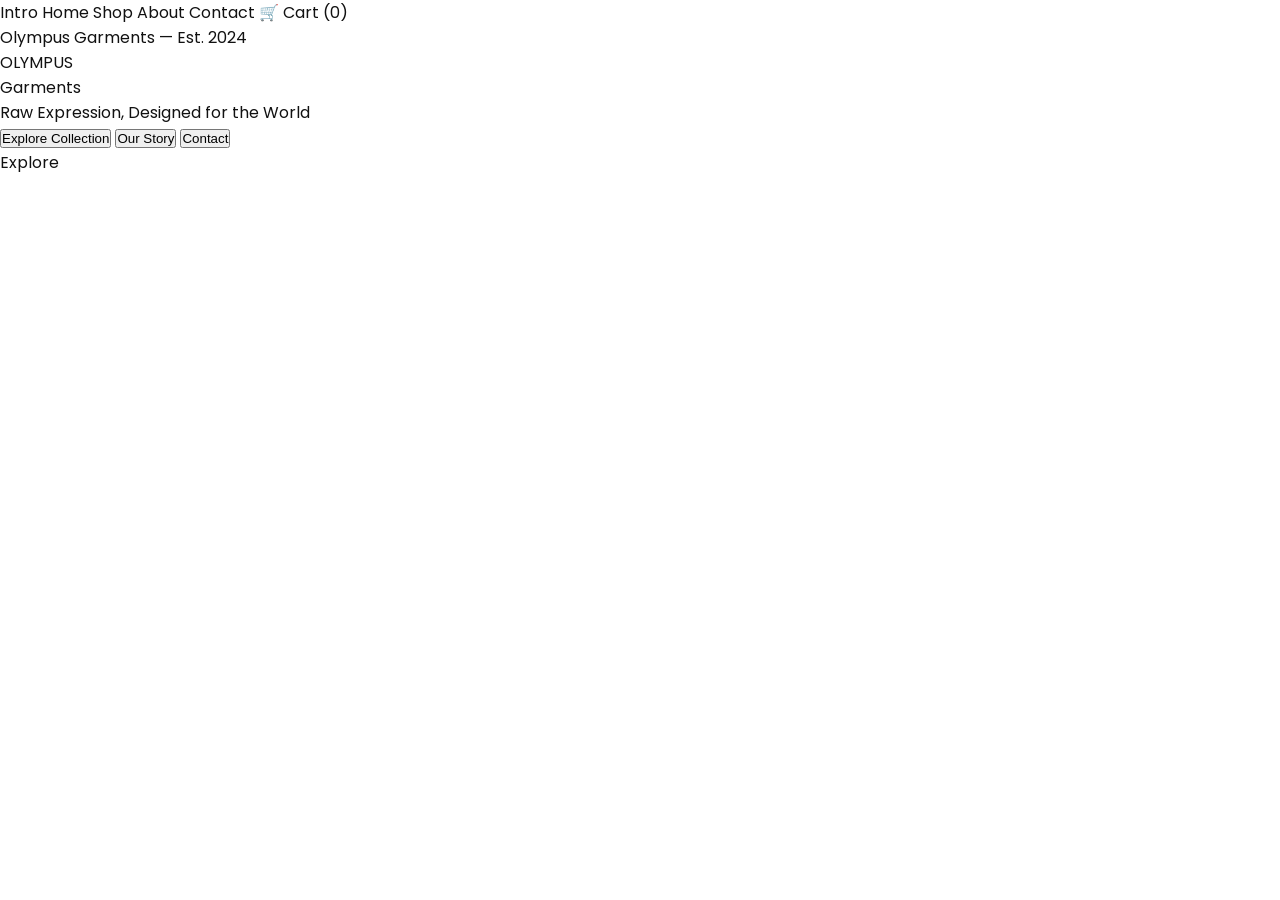
<file: Intro.html>
<!DOCTYPE html>
<html lang="en">
<head>
  <meta charset="UTF-8">
  <meta name="viewport" content="width=device-width, initial-scale=1.0">
  <title>Olympus Garments | </title>
  <link rel="preconnect" href="https://fonts.googleapis.com">
<link href="https://fonts.googleapis.com/css2?family=Cinzel:wght@400;700;900&family=Barlow+Condensed:wght@300;400;500;700;900&family=Barlow:wght@300;400;500&display=swap" rel="stylesheet">
  <link rel="stylesheet" href="styles.css">
</head>

  <div>
  <div class="nav-links">
            <a href="intro.html">Intro</a>
            <a href="index.html">Home</a>
            <a href="shop.html">Shop</a>
            <a href="about.html">About</a>
            <a href="contact.html">Contact</a>
            <a href="cart.html" class="cart-link">🛒 Cart (<span id="cartCount">0</span>)</a>
        </div>

  <body>
  <!-- TOAST -->
<div class="toast" id="toast"></div>

<!-- ==================== INTRO PAGE ==================== -->
<div class="page active" id="page-intro">
  <div class="intro-bg" id="intro-bg"></div>
  <div class="intro-overlay"></div>
  <div class="intro-content">
    <div class="intro-eyebrow">Olympus Garments — Est. 2024</div>
    <div class="intro-title">OLY<span>MPUS</span></div>
    <div class="intro-sub">Garments</div>
    <div class="intro-slogan">Raw Expression, Designed for the World</div>
    <div class="intro-nav">
      <button class="intro-btn intro-btn-primary" onclick="showPage('home')">Explore Collection</button>
      <button class="intro-btn intro-btn-secondary" onclick="showPage('about')">Our Story</button>
      <button class="intro-btn intro-btn-secondary" onclick="showPage('contact')">Contact</button>
    </div>
  </div>
  <div class="intro-scroll" onclick="showPage('home')">
    <span>Explore</span>
    <div class="scroll-line"></div>
  </div>
</div>
    </body>
</file>
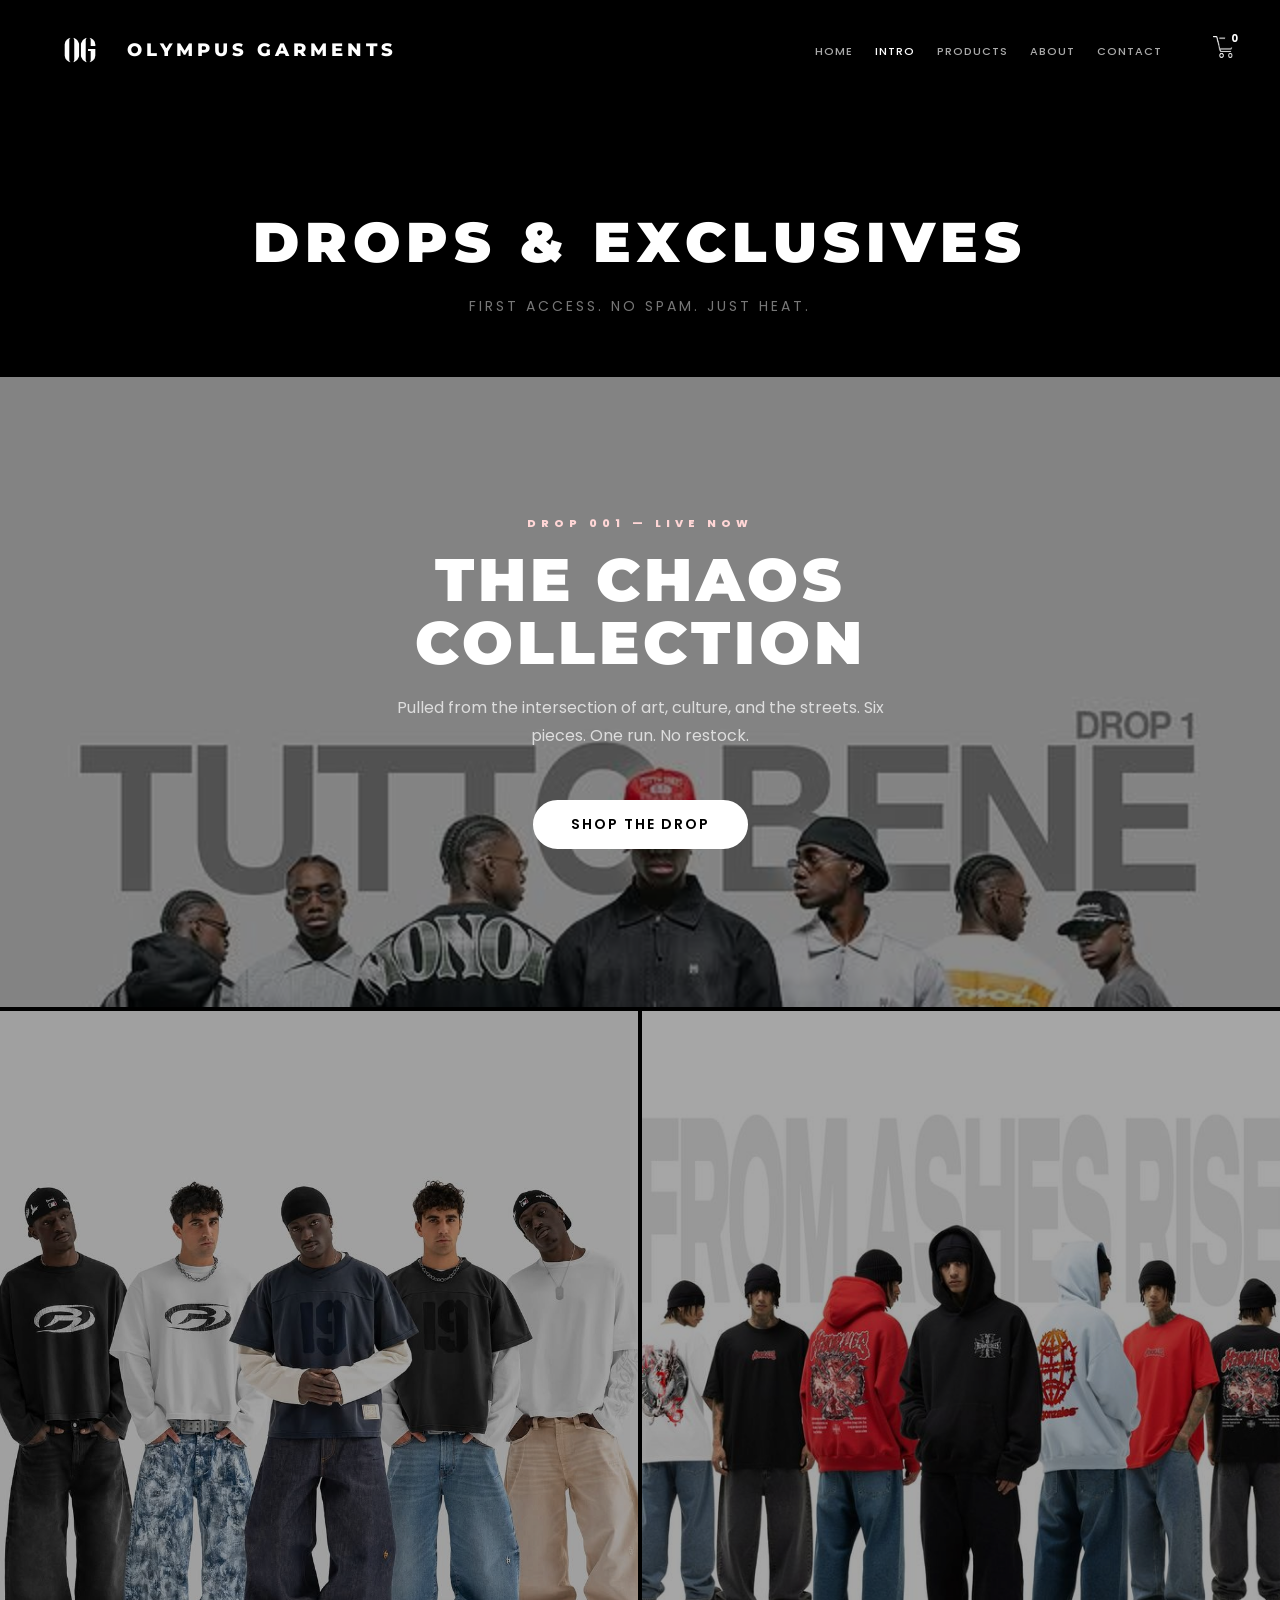
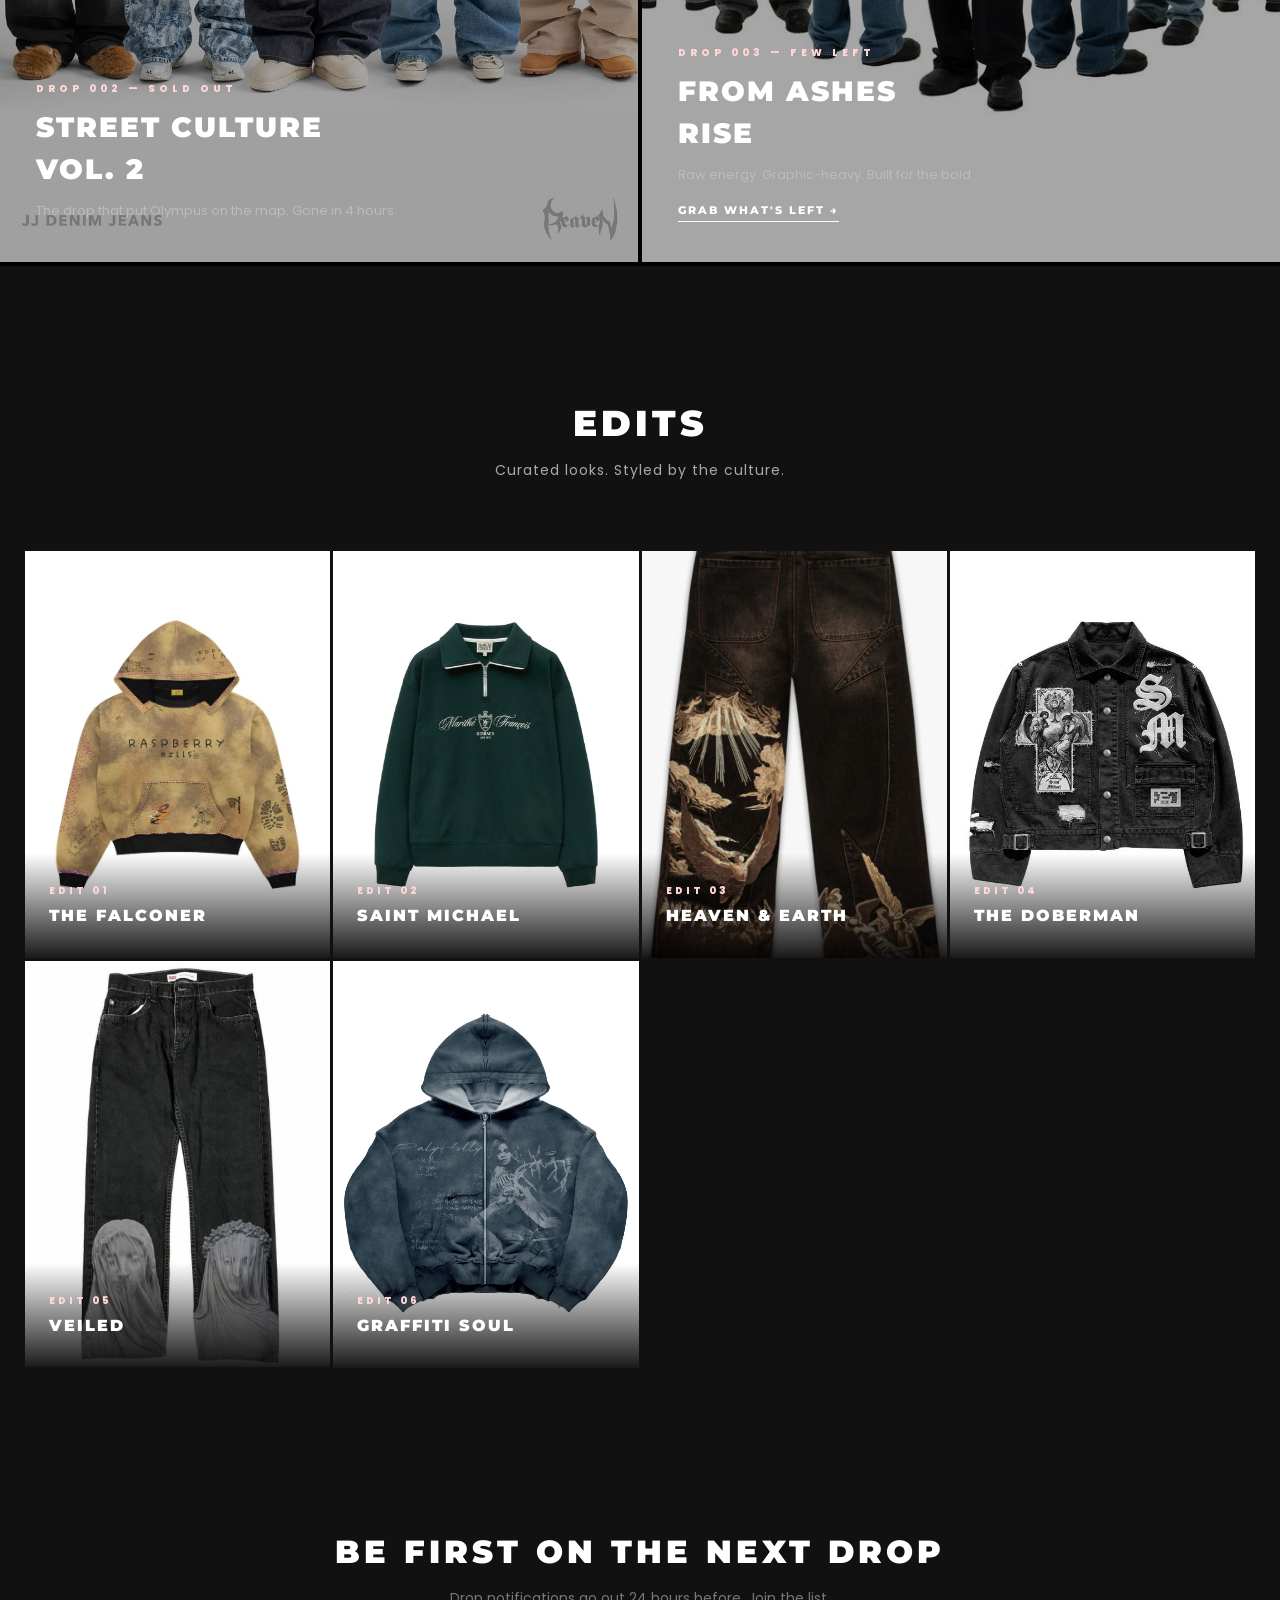
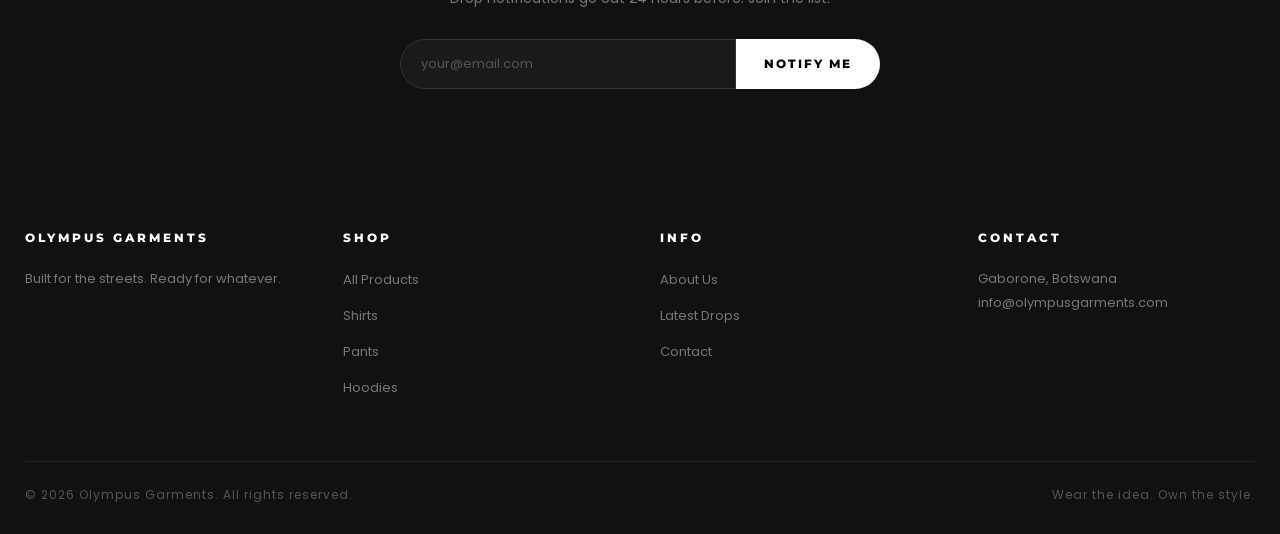
<file: intro.html>
<!DOCTYPE html>
<html lang="en">
<head>
    <meta charset="UTF-8">
    <meta name="viewport" content="width=device-width, initial-scale=1.0">
    <title>Drops & Exclusives — Olympus Garments</title>
    <link rel="stylesheet" href="style.css">
</head>
<body>

<div style="background:#000;">
    <div class="container">
        <div class="navbar">
            <div class="logo">
                <img src="images/OG LOGO.webp" alt="OG">
                <span class="brand-name" style="color:#fff;">Olympus Garments</span>
            </div>
            <nav><ul>
                <li><a href="index.html" style="color:#aaa;">Home</a></li>
                <li><a href="intro.html" style="color:#fff;">Intro</a></li>
                <li><a href="products.html" style="color:#aaa;">Products</a></li>
                <li><a href="about.html" style="color:#aaa;">About</a></li>
                <li><a href="contact.html" style="color:#aaa;">Contact</a></li>
               
            </ul></nav>
            <a href="cart.html" class="cart-icon">
                <img src="images/shopping-cart-svg-png-icon-download-28.png" alt="Cart" style="filter:invert(1)">
                <span class="cart-count" id="cartCount">0</span>
            </a>
        </div>
    </div>
</div>

<!-- HERO -->
<div class="intro-hero">
    <div class="container">
        <h1>Drops &amp; Exclusives</h1>
        <p>First access. No spam. Just heat.</p>
    </div>
</div>

<!-- FEATURED DROP — Drop 1 full banner -->
<div style="position:relative;min-height:70vh;overflow:hidden;">
    <img src="images/Drop1.jpg" alt="Drop 001" style="width:100%;height:70vh;object-fit:cover;object-position:top;display:block;filter:brightness(0.55);">
    <div style="position:absolute;inset:0;display:flex;align-items:center;justify-content:center;flex-direction:column;text-align:center;color:#fff;padding:20px;">
        <span style="font-size:11px;font-weight:800;letter-spacing:5px;text-transform:uppercase;color:#ffd6d6;margin-bottom:16px;display:block;">Drop 001 — Live Now</span>
        <h2 style="font-family:'Montserrat',sans-serif;font-size:60px;font-weight:900;letter-spacing:4px;text-transform:uppercase;line-height:1.05;margin-bottom:20px;">The Chaos<br>Collection</h2>
        <p style="font-size:16px;color:#ddd;max-width:520px;line-height:28px;margin-bottom:30px;">Pulled from the intersection of art, culture, and the streets. Six pieces. One run. No restock.</p>
        <a href="products.html" class="btn" style="background:#fff;color:#000;border-color:#fff;font-size:14px;padding:12px 36px;">Shop the Drop</a>
    </div>
</div>

<!-- DROP 2 & 3 SIDE BY SIDE -->
<div style="background:#000;padding:4px 0;">
    <div style="display:grid;grid-template-columns:1fr 1fr;gap:4px;">
        <div style="position:relative;overflow:hidden;aspect-ratio:3/4;">
            <img src="images/Drop2.jpg" alt="Drop 002" style="width:100%;height:100%;object-fit:cover;object-position:top;display:block;transition:transform 0.6s;filter:brightness(0.65);" onmouseover="this.style.transform='scale(1.05)'" onmouseout="this.style.transform='scale(1)'">
            <div style="position:absolute;inset:0;display:flex;flex-direction:column;justify-content:flex-end;padding:40px 36px;">
                <span style="font-size:10px;font-weight:800;letter-spacing:4px;text-transform:uppercase;color:#ffd6d6;margin-bottom:10px;display:block;">Drop 002 — Sold Out</span>
                <h3 style="font-family:'Montserrat',sans-serif;font-size:28px;font-weight:900;letter-spacing:2px;text-transform:uppercase;color:#fff;margin-bottom:10px;">Street Culture<br>Vol. 2</h3>
                <p style="font-size:13px;color:#bbb;line-height:22px;">The drop that put Olympus on the map. Gone in 4 hours.</p>
            </div>
        </div>
        <div style="position:relative;overflow:hidden;aspect-ratio:3/4;">
            <img src="images/Drop3.jpg" alt="Drop 003" style="width:100%;height:100%;object-fit:cover;object-position:top;display:block;transition:transform 0.6s;filter:brightness(0.65);" onmouseover="this.style.transform='scale(1.05)'" onmouseout="this.style.transform='scale(1)'">
            <div style="position:absolute;inset:0;display:flex;flex-direction:column;justify-content:flex-end;padding:40px 36px;">
                <span style="font-size:10px;font-weight:800;letter-spacing:4px;text-transform:uppercase;color:#ffd6d6;margin-bottom:10px;display:block;">Drop 003 — Few Left</span>
                <h3 style="font-family:'Montserrat',sans-serif;font-size:28px;font-weight:900;letter-spacing:2px;text-transform:uppercase;color:#fff;margin-bottom:10px;">From Ashes<br>Rise</h3>
                <p style="font-size:13px;color:#bbb;line-height:22px;">Raw energy. Graphic-heavy. Built for the bold.</p>
                <a href="products.html" style="display:inline-block;margin-top:16px;font-family:'Montserrat',sans-serif;font-size:11px;font-weight:800;letter-spacing:2px;text-transform:uppercase;color:#fff;border-bottom:1.5px solid #fff;padding-bottom:2px;width:fit-content;">Grab What's Left →</a>
            </div>
        </div>
    </div>
</div>

<!-- EDITS SECTION -->
<div style="background:#111;padding:80px 0;">
    <div class="container">
        <div class="section-title light">
            <h2>Edits</h2>
            <p>Curated looks. Styled by the culture.</p>
        </div>
        <div style="display:grid;grid-template-columns:repeat(auto-fill,minmax(280px,1fr));gap:3px;margin-top:40px;">

            <div style="position:relative;overflow:hidden;aspect-ratio:3/4;background:#1a1a1a;">
                <img src="images/Hoodie2.jpg" alt="Edit 01" style="width:100%;height:100%;object-fit:cover;display:block;transition:transform 0.5s;" onmouseover="this.style.transform='scale(1.06)'" onmouseout="this.style.transform='scale(1)'">
                <div style="position:absolute;bottom:0;left:0;right:0;padding:30px 24px;background:linear-gradient(transparent,rgba(0,0,0,0.9));color:#fff;">
                    <span style="font-size:10px;font-weight:800;letter-spacing:3px;text-transform:uppercase;color:#ffd6d6;display:block;margin-bottom:6px;">Edit 01</span>
                    <p style="font-family:'Montserrat',sans-serif;font-size:16px;font-weight:900;letter-spacing:2px;text-transform:uppercase;">The Falconer</p>
                </div>
            </div>

            <div style="position:relative;overflow:hidden;aspect-ratio:3/4;background:#1a1a1a;">
                <img src="images/Jacket1.jpg" alt="Edit 02" style="width:100%;height:100%;object-fit:cover;display:block;transition:transform 0.5s;" onmouseover="this.style.transform='scale(1.06)'" onmouseout="this.style.transform='scale(1)'">
                <div style="position:absolute;bottom:0;left:0;right:0;padding:30px 24px;background:linear-gradient(transparent,rgba(0,0,0,0.9));color:#fff;">
                    <span style="font-size:10px;font-weight:800;letter-spacing:3px;text-transform:uppercase;color:#ffd6d6;display:block;margin-bottom:6px;">Edit 02</span>
                    <p style="font-family:'Montserrat',sans-serif;font-size:16px;font-weight:900;letter-spacing:2px;text-transform:uppercase;">Saint Michael</p>
                </div>
            </div>

            <div style="position:relative;overflow:hidden;aspect-ratio:3/4;background:#1a1a1a;">
                <img src="images/Pants3.jpg" alt="Edit 03" style="width:100%;height:100%;object-fit:cover;display:block;transition:transform 0.5s;" onmouseover="this.style.transform='scale(1.06)'" onmouseout="this.style.transform='scale(1)'">
                <div style="position:absolute;bottom:0;left:0;right:0;padding:30px 24px;background:linear-gradient(transparent,rgba(0,0,0,0.9));color:#fff;">
                    <span style="font-size:10px;font-weight:800;letter-spacing:3px;text-transform:uppercase;color:#ffd6d6;display:block;margin-bottom:6px;">Edit 03</span>
                    <p style="font-family:'Montserrat',sans-serif;font-size:16px;font-weight:900;letter-spacing:2px;text-transform:uppercase;">Heaven & Earth</p>
                </div>
            </div>

            <div style="position:relative;overflow:hidden;aspect-ratio:3/4;background:#1a1a1a;">
                <img src="images/Jacket2.jpg" alt="Edit 04" style="width:100%;height:100%;object-fit:cover;display:block;transition:transform 0.5s;" onmouseover="this.style.transform='scale(1.06)'" onmouseout="this.style.transform='scale(1)'">
                <div style="position:absolute;bottom:0;left:0;right:0;padding:30px 24px;background:linear-gradient(transparent,rgba(0,0,0,0.9));color:#fff;">
                    <span style="font-size:10px;font-weight:800;letter-spacing:3px;text-transform:uppercase;color:#ffd6d6;display:block;margin-bottom:6px;">Edit 04</span>
                    <p style="font-family:'Montserrat',sans-serif;font-size:16px;font-weight:900;letter-spacing:2px;text-transform:uppercase;">The Doberman</p>
                </div>
            </div>

            <div style="position:relative;overflow:hidden;aspect-ratio:3/4;background:#1a1a1a;">
                <img src="images/Pants1.jpg" alt="Edit 05" style="width:100%;height:100%;object-fit:cover;display:block;transition:transform 0.5s;" onmouseover="this.style.transform='scale(1.06)'" onmouseout="this.style.transform='scale(1)'">
                <div style="position:absolute;bottom:0;left:0;right:0;padding:30px 24px;background:linear-gradient(transparent,rgba(0,0,0,0.9));color:#fff;">
                    <span style="font-size:10px;font-weight:800;letter-spacing:3px;text-transform:uppercase;color:#ffd6d6;display:block;margin-bottom:6px;">Edit 05</span>
                    <p style="font-family:'Montserrat',sans-serif;font-size:16px;font-weight:900;letter-spacing:2px;text-transform:uppercase;">Veiled</p>
                </div>
            </div>

            <div style="position:relative;overflow:hidden;aspect-ratio:3/4;background:#1a1a1a;">
                <img src="images/Hoodie3.jpg" alt="Edit 06" style="width:100%;height:100%;object-fit:cover;display:block;transition:transform 0.5s;" onmouseover="this.style.transform='scale(1.06)'" onmouseout="this.style.transform='scale(1)'">
                <div style="position:absolute;bottom:0;left:0;right:0;padding:30px 24px;background:linear-gradient(transparent,rgba(0,0,0,0.9));color:#fff;">
                    <span style="font-size:10px;font-weight:800;letter-spacing:3px;text-transform:uppercase;color:#ffd6d6;display:block;margin-bottom:6px;">Edit 06</span>
                    <p style="font-family:'Montserrat',sans-serif;font-size:16px;font-weight:900;letter-spacing:2px;text-transform:uppercase;">Graffiti Soul</p>
                </div>
            </div>

        </div>
    </div>
</div>

<!-- NOTIFY -->
<div class="notify-section">
    <div class="container">
        <h2>Be First on the Next Drop</h2>
        <p>Drop notifications go out 24 hours before. Join the list.</p>
        <div class="notify-form">
            <input type="email" placeholder="your@email.com">
            <button onclick="this.textContent='You\'re In ✓';this.style.background='#2a7a2a';">Notify Me</button>
        </div>
    </div>
</div>

<footer>
    <div class="container">
        <div class="footer-grid">
            <div class="footer-col"><h4>Olympus Garments</h4><p>Built for the streets. Ready for whatever.</p></div>
            <div class="footer-col"><h4>Shop</h4><ul>
                <li><a href="products.html">All Products</a></li>
                <li><a href="products.html#shirts">Shirts</a></li>
                <li><a href="products.html#pants">Pants</a></li>
                <li><a href="products.html#hoodies">Hoodies</a></li>
            </ul></div>
            <div class="footer-col"><h4>Info</h4><ul>
                <li><a href="about.html">About Us</a></li>
                <li><a href="intro.html">Latest Drops</a></li>
                <li><a href="contact.html">Contact</a></li>
            </ul></div>
            <div class="footer-col"><h4>Contact</h4><p>Gaborone, Botswana<br>info@olympusgarments.com</p></div>
        </div>
        <div class="footer-bottom">
            <p>© 2026 Olympus Garments. All rights reserved.</p>
            <p>Wear the idea. Own the style.</p>
        </div>
    </div>
</footer>
    <script>
    function updateCartCount(){
        const cart=JSON.parse(localStorage.getItem('ogCart')||'[]');
        document.getElementById('cartCount').textContent=cart.reduce((a,i)=>a+i.qty,0);
    }
    updateCartCount();
</script>
</body>
</html>
</file>
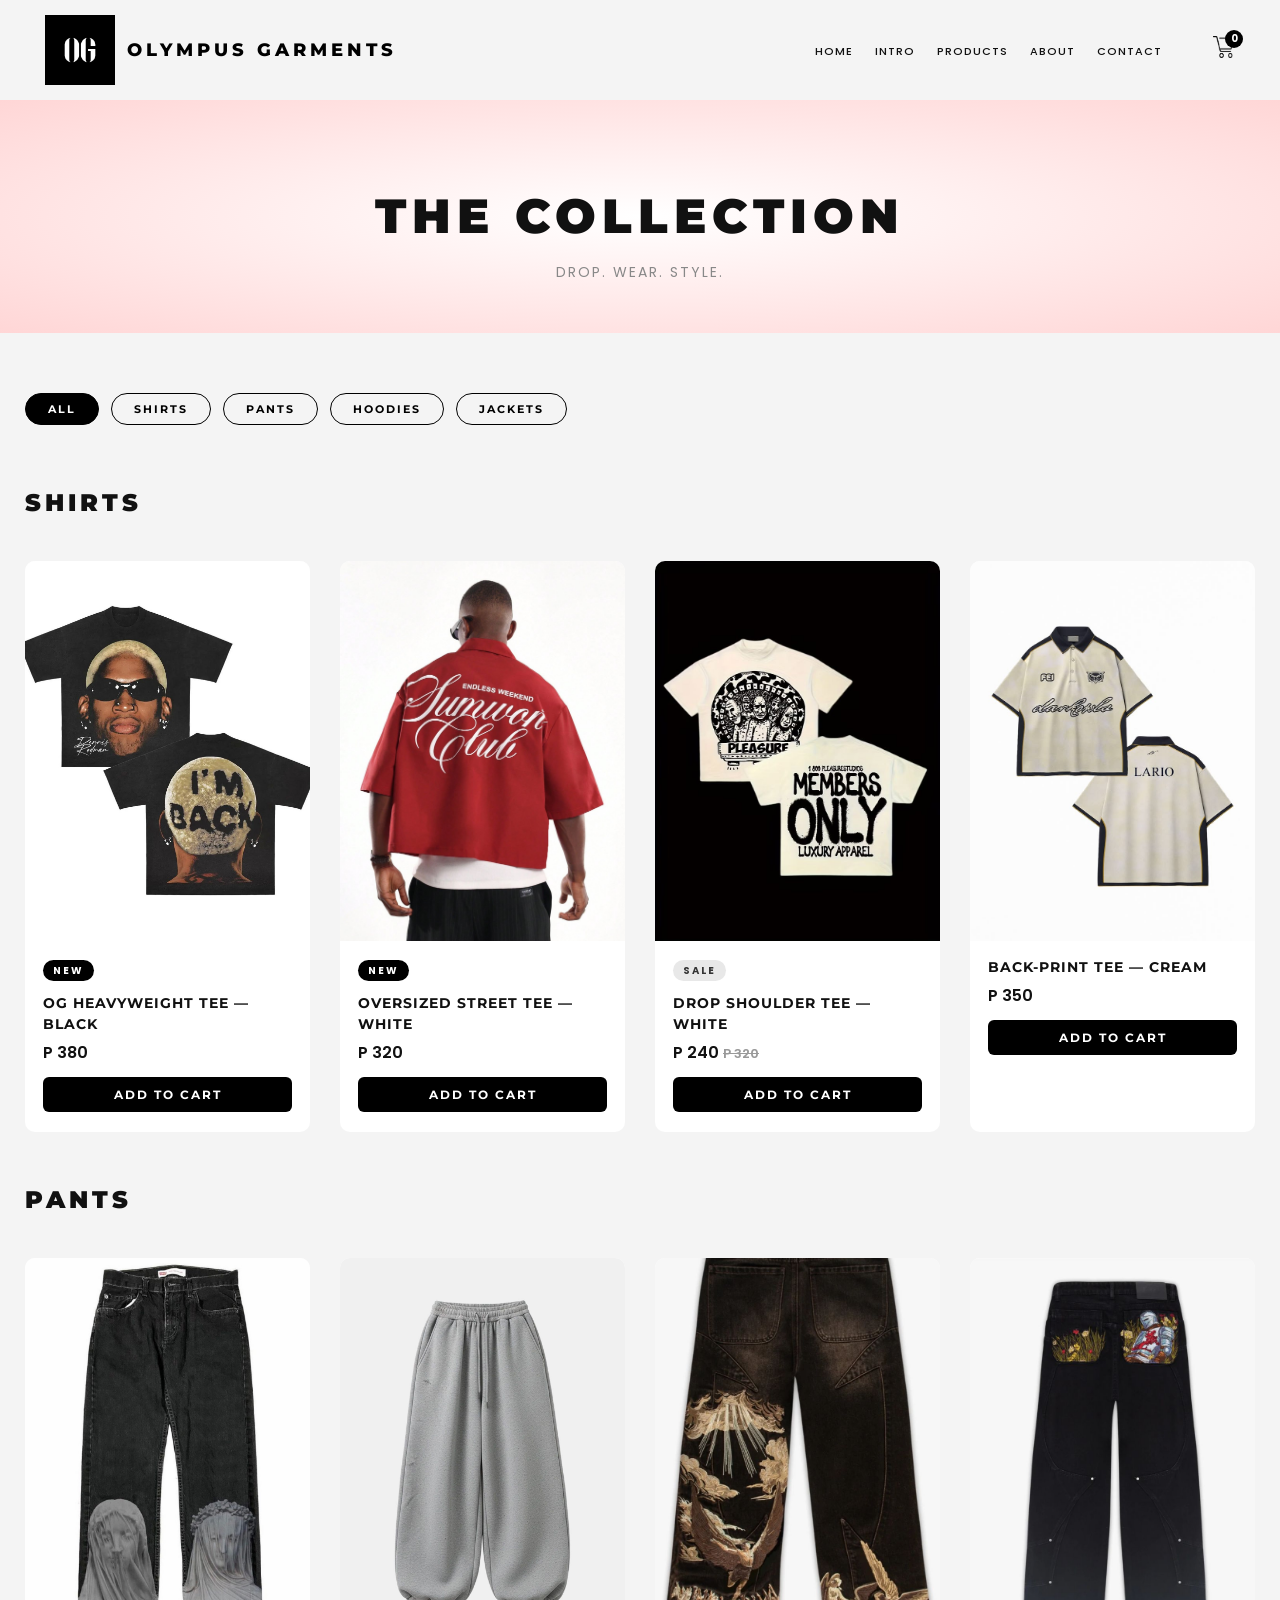
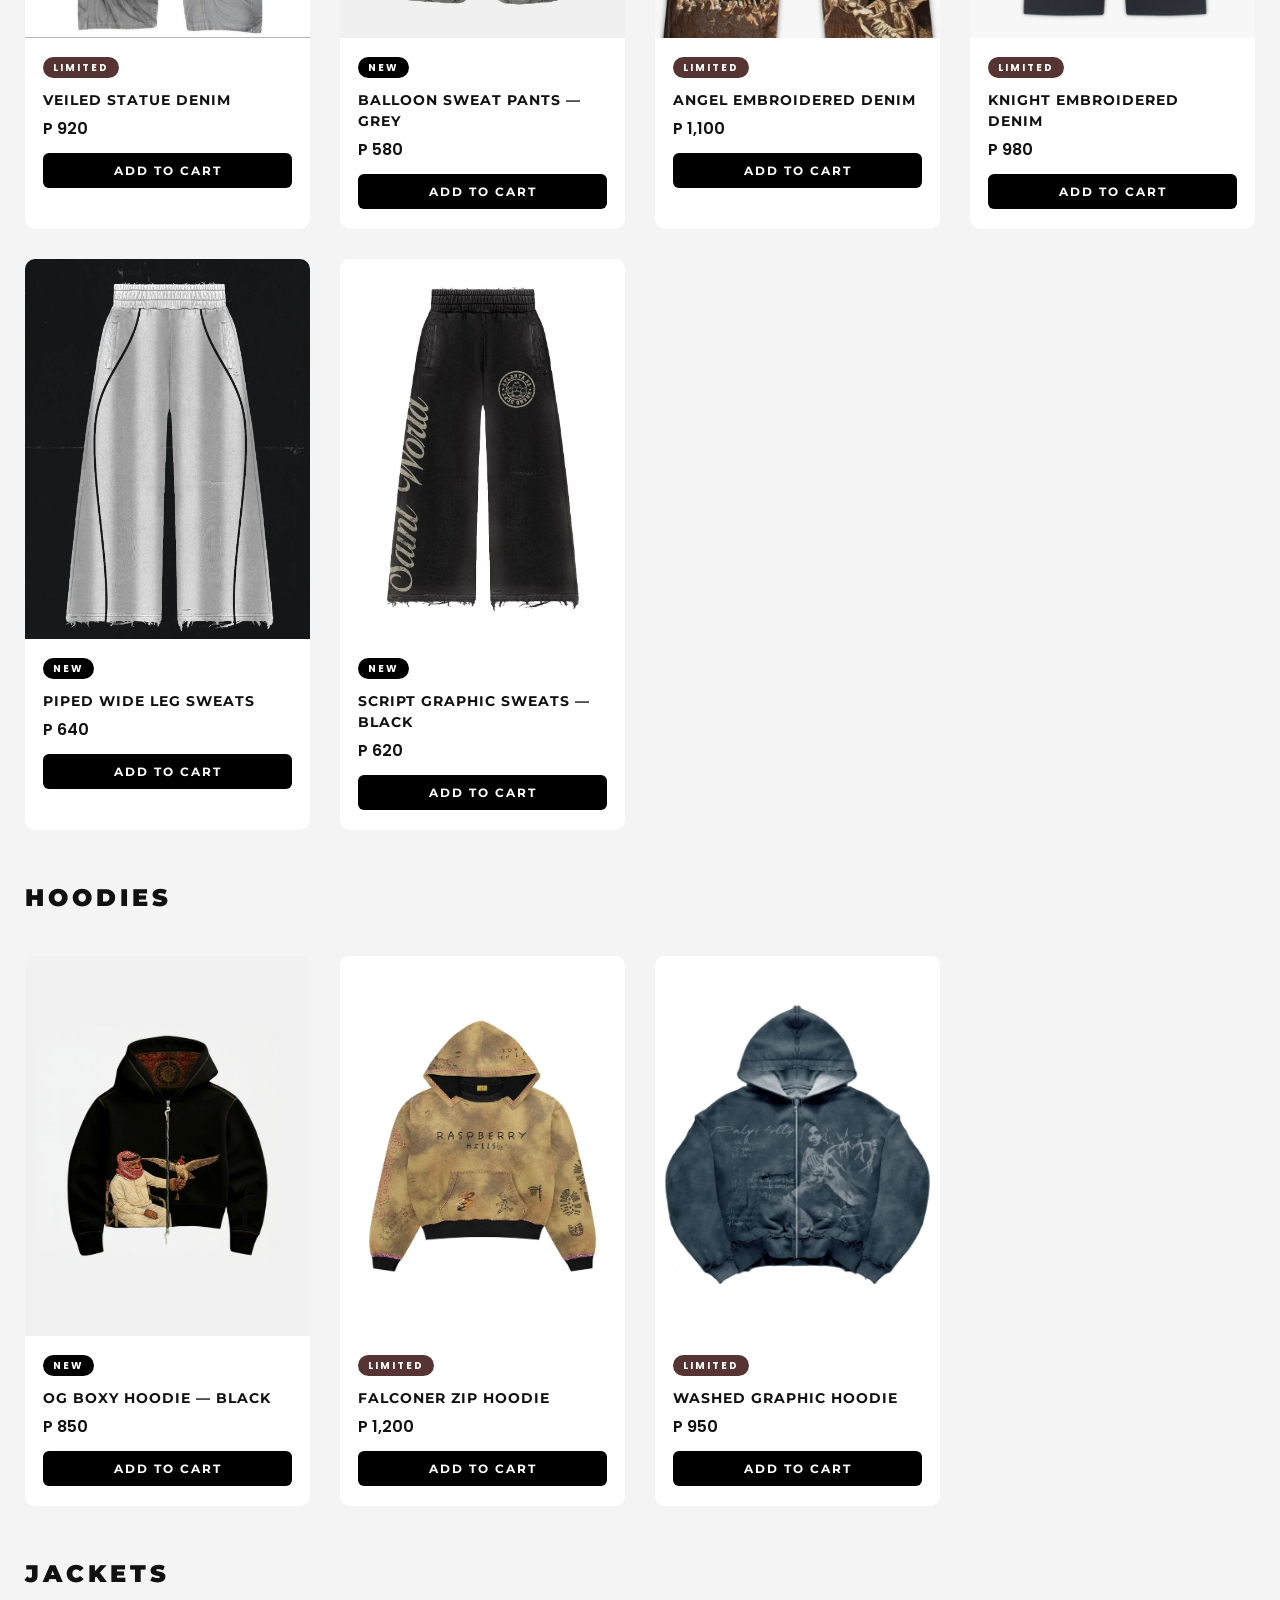
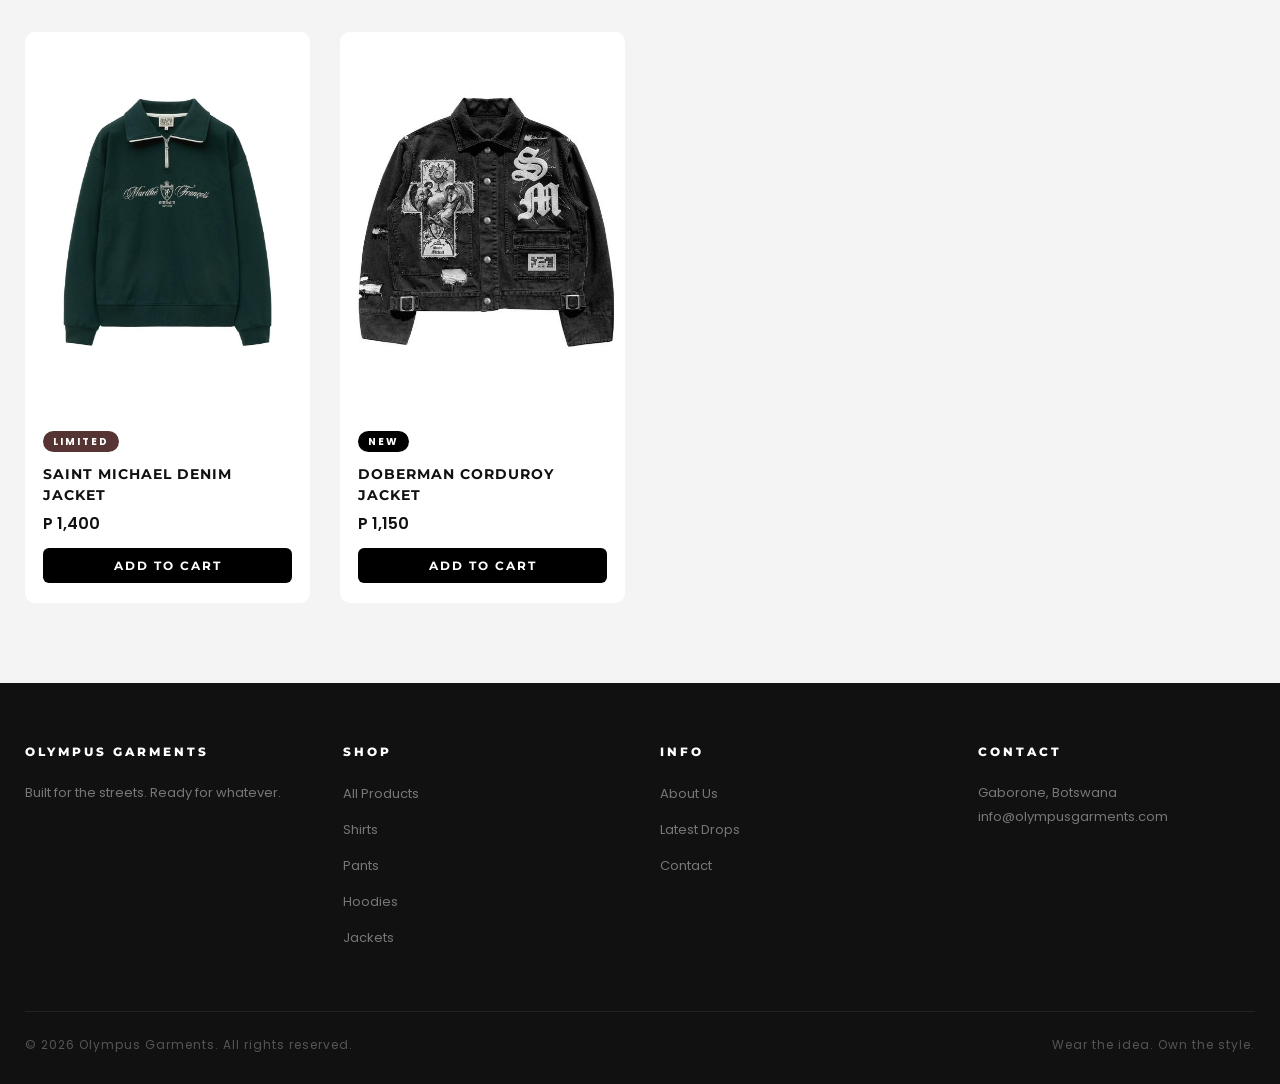
<file: products.html>
<!DOCTYPE html>
<html lang="en">
<head>
    <meta charset="UTF-8">
    <meta name="viewport" content="width=device-width, initial-scale=1.0">
    <title>Products — Olympus Garments</title>
    <link rel="stylesheet" href="style.css">
</head>
<body>

<div style="background:#f4f4f4;">
    <div class="container">
        <div class="navbar">
            <div class="logo">
                <img src="images/OG LOGO.webp" alt="OG">
                <span class="brand-name">Olympus Garments</span>
            </div>
            <nav><ul>
                <li><a href="index.html">Home</a></li>
                <li><a href="intro.html">Intro</a></li>
                <li><a href="products.html">Products</a></li>
                <li><a href="about.html">About</a></li>
                <li><a href="contact.html">Contact</a></li>
               
            </ul></nav>
            <a href="cart.html" class="cart-icon">
                <img src="images/shopping-cart-svg-png-icon-download-28.png" alt="Cart">
                <span class="cart-count" id="cartCount">0</span>
            </a>
        </div>
    </div>
</div>

<div class="page-hero">
    <h1>The Collection</h1>
    <p>Drop. Wear. Style.</p>
</div>

<div class="products-section">
    <div class="container">

        <div class="filter-bar">
            <button class="filter-btn active" onclick="filterProducts('all',this)">All</button>
            <button class="filter-btn" onclick="filterProducts('shirts',this)">Shirts</button>
            <button class="filter-btn" onclick="filterProducts('pants',this)">Pants</button>
            <button class="filter-btn" onclick="filterProducts('hoodies',this)">Hoodies</button>
            <button class="filter-btn" onclick="filterProducts('jackets',this)">Jackets</button>
        </div>

        <!-- SHIRTS -->
        <div class="category-group" id="shirts">
            <div class="section-title" style="text-align:left;padding:30px 0 20px;">
                <h2 style="font-size:24px;">Shirts</h2>
            </div>
            <div class="product-grid">
                <div class="product-card">
                    <img src="images/Tshirt2.jpg" alt="OG Heavyweight Tee" style="height:380px;object-fit:cover;">
                    <div class="product-info">
                        <span class="tag tag-new">New</span>
                        <h4>OG Heavyweight Tee — Black</h4>
                        <p class="price">P 380</p>
                        <button class="add-to-cart" onclick="addToCart('OG Heavyweight Tee — Black',380)">Add to Cart</button>
                    </div>
                </div>
                <div class="product-card">
                    <img src="images/Shirt1.jpg" alt="Oversized Street Tee" style="height:380px;object-fit:cover;">
                    <div class="product-info">
                        <span class="tag tag-new">New</span>
                        <h4>Oversized Street Tee — White</h4>
                        <p class="price">P 320</p>
                        <button class="add-to-cart" onclick="addToCart('Oversized Street Tee — White',320)">Add to Cart</button>
                    </div>
                </div>
                <div class="product-card">
                    <img src="images/Tshirt1.jpg" alt="Drop Shoulder Tee" style="height:380px;object-fit:cover;">
                    <div class="product-info">
                        <span class="tag tag-sale">Sale</span>
                        <h4>Drop Shoulder Tee — White</h4>
                        <p class="price">P 240 <span style="color:#999;text-decoration:line-through;font-size:13px;">P 320</span></p>
                        <button class="add-to-cart" onclick="addToCart('Drop Shoulder Tee — White',240)">Add to Cart</button>
                    </div>
                </div>
                <div class="product-card">
                    <img src="images/Tshirt3.jpg" alt="Back Print Tee" style="height:380px;object-fit:cover;">
                    <div class="product-info">
                        <h4>Back-Print Tee — Cream</h4>
                        <p class="price">P 350</p>
                        <button class="add-to-cart" onclick="addToCart('Back-Print Tee — Cream',350)">Add to Cart</button>
                    </div>
                </div>
            </div>
        </div>

        <!-- PANTS -->
        <div class="category-group" id="pants">
            <div class="section-title" style="text-align:left;padding:30px 0 20px;">
                <h2 style="font-size:24px;">Pants</h2>
            </div>
            <div class="product-grid">
                <div class="product-card">
                    <img src="images/Pants1.jpg" alt="Veiled Statue Denim" style="height:380px;object-fit:cover;">
                    <div class="product-info">
                        <span class="tag tag-limited">Limited</span>
                        <h4>Veiled Statue Denim</h4>
                        <p class="price">P 920</p>
                        <button class="add-to-cart" onclick="addToCart('Veiled Statue Denim',920)">Add to Cart</button>
                    </div>
                </div>
                <div class="product-card">
                    <img src="images/Pants2.jpg" alt="Balloon Sweat Pants" style="height:380px;object-fit:cover;">
                    <div class="product-info">
                        <span class="tag tag-new">New</span>
                        <h4>Balloon Sweat Pants — Grey</h4>
                        <p class="price">P 580</p>
                        <button class="add-to-cart" onclick="addToCart('Balloon Sweat Pants — Grey',580)">Add to Cart</button>
                    </div>
                </div>
                <div class="product-card">
                    <img src="images/Pants3.jpg" alt="Angel Embroidered Denim" style="height:380px;object-fit:cover;">
                    <div class="product-info">
                        <span class="tag tag-limited">Limited</span>
                        <h4>Angel Embroidered Denim</h4>
                        <p class="price">P 1,100</p>
                        <button class="add-to-cart" onclick="addToCart('Angel Embroidered Denim',1100)">Add to Cart</button>
                    </div>
                </div>
                <div class="product-card">
                    <img src="images/Pants4.jpg" alt="Knight Embroidered Denim" style="height:380px;object-fit:cover;">
                    <div class="product-info">
                        <span class="tag tag-limited">Limited</span>
                        <h4>Knight Embroidered Denim</h4>
                        <p class="price">P 980</p>
                        <button class="add-to-cart" onclick="addToCart('Knight Embroidered Denim',980)">Add to Cart</button>
                    </div>
                </div>
                <div class="product-card">
                    <img src="images/Pants5.jpg" alt="Piped Wide Leg Sweats" style="height:380px;object-fit:cover;">
                    <div class="product-info">
                        <span class="tag tag-new">New</span>
                        <h4>Piped Wide Leg Sweats</h4>
                        <p class="price">P 640</p>
                        <button class="add-to-cart" onclick="addToCart('Piped Wide Leg Sweats',640)">Add to Cart</button>
                    </div>
                </div>
                <div class="product-card">
                    <img src="images/Pants6.jpg" alt="Script Graphic Sweats" style="height:380px;object-fit:cover;">
                    <div class="product-info">
                        <span class="tag tag-new">New</span>
                        <h4>Script Graphic Sweats — Black</h4>
                        <p class="price">P 620</p>
                        <button class="add-to-cart" onclick="addToCart('Script Graphic Sweats — Black',620)">Add to Cart</button>
                    </div>
                </div>
            </div>
        </div>

        <!-- HOODIES -->
        <div class="category-group" id="hoodies">
            <div class="section-title" style="text-align:left;padding:30px 0 20px;">
                <h2 style="font-size:24px;">Hoodies</h2>
            </div>
            <div class="product-grid">
                <div class="product-card">
                    <img src="images/Hoodie1.jpg" alt="OG Boxy Hoodie" style="height:380px;object-fit:cover;">
                    <div class="product-info">
                        <span class="tag tag-new">New</span>
                        <h4>OG Boxy Hoodie — Black</h4>
                        <p class="price">P 850</p>
                        <button class="add-to-cart" onclick="addToCart('OG Boxy Hoodie — Black',850)">Add to Cart</button>
                    </div>
                </div>
                <div class="product-card">
                    <img src="images/Hoodie2.jpg" alt="Falconer Zip Hoodie" style="height:380px;object-fit:cover;">
                    <div class="product-info">
                        <span class="tag tag-limited">Limited</span>
                        <h4>Falconer Zip Hoodie</h4>
                        <p class="price">P 1,200</p>
                        <button class="add-to-cart" onclick="addToCart('Falconer Zip Hoodie',1200)">Add to Cart</button>
                    </div>
                </div>
                <div class="product-card">
                    <img src="images/Hoodie3.jpg" alt="Raspberry Washed Hoodie" style="height:380px;object-fit:cover;">
                    <div class="product-info">
                        <span class="tag tag-limited">Limited</span>
                        <h4>Washed Graphic Hoodie</h4>
                        <p class="price">P 950</p>
                        <button class="add-to-cart" onclick="addToCart('Washed Graphic Hoodie',950)">Add to Cart</button>
                    </div>
                </div>
            </div>
        </div>

        <!-- JACKETS -->
        <div class="category-group" id="jackets">
            <div class="section-title" style="text-align:left;padding:30px 0 20px;">
                <h2 style="font-size:24px;">Jackets</h2>
            </div>
            <div class="product-grid">
                <div class="product-card">
                    <img src="images/Jacket1.jpg" alt="Saint Michael Denim Jacket" style="height:380px;object-fit:cover;">
                    <div class="product-info">
                        <span class="tag tag-limited">Limited</span>
                        <h4>Saint Michael Denim Jacket</h4>
                        <p class="price">P 1,400</p>
                        <button class="add-to-cart" onclick="addToCart('Saint Michael Denim Jacket',1400)">Add to Cart</button>
                    </div>
                </div>
                <div class="product-card">
                    <img src="images/Jacket2.jpg" alt="Doberman Corduroy Jacket" style="height:380px;object-fit:cover;">
                    <div class="product-info">
                        <span class="tag tag-new">New</span>
                        <h4>Doberman Corduroy Jacket</h4>
                        <p class="price">P 1,150</p>
                        <button class="add-to-cart" onclick="addToCart('Doberman Corduroy Jacket',1150)">Add to Cart</button>
                    </div>
                </div>
            </div>
        </div>

    </div>
</div>

<!-- FOOTER -->
<footer>
    <div class="container">
        <div class="footer-grid">
            <div class="footer-col"><h4>Olympus Garments</h4><p>Built for the streets. Ready for whatever.</p></div>
            <div class="footer-col"><h4>Shop</h4><ul>
                <li><a href="products.html">All Products</a></li>
                <li><a href="products.html#shirts">Shirts</a></li>
                <li><a href="products.html#pants">Pants</a></li>
                <li><a href="products.html#hoodies">Hoodies</a></li>
                <li><a href="products.html#jackets">Jackets</a></li>
            </ul></div>
            <div class="footer-col"><h4>Info</h4><ul>
                <li><a href="about.html">About Us</a></li>
                <li><a href="intro.html">Latest Drops</a></li>
                <li><a href="contact.html">Contact</a></li>
            </ul></div>
            <div class="footer-col"><h4>Contact</h4><p>Gaborone, Botswana<br>info@olympusgarments.com</p></div>
        </div>
        <div class="footer-bottom">
            <p>© 2026 Olympus Garments. All rights reserved.</p>
            <p>Wear the idea. Own the style.</p>
        </div>
    </div>
</footer>
<script>
    function updateCartCount() {
        const cart = JSON.parse(localStorage.getItem('ogCart')||'[]');
        document.getElementById('cartCount').textContent = cart.reduce((a,i)=>a+i.qty,0);
    }
    function addToCart(name,price) {
        let cart = JSON.parse(localStorage.getItem('ogCart')||'[]');
        const ex = cart.find(i=>i.name===name);
        if(ex) ex.qty++; else cart.push({name,price,qty:1});
        localStorage.setItem('ogCart',JSON.stringify(cart));
        updateCartCount();
        const btn=event.target;
        btn.textContent='Added ✓';btn.style.background='#2a7a2a';
        setTimeout(()=>{btn.textContent='Add to Cart';btn.style.background='';},1500);
    }
    function filterProducts(cat,btn) {
        document.querySelectorAll('.filter-btn').forEach(b=>b.classList.remove('active'));
        btn.classList.add('active');
        document.querySelectorAll('.category-group').forEach(g=>{
            g.style.display=(cat==='all'||g.id===cat)?'block':'none';
        });
    }
    updateCartCount();
</script>

</body>
</html>
</file>
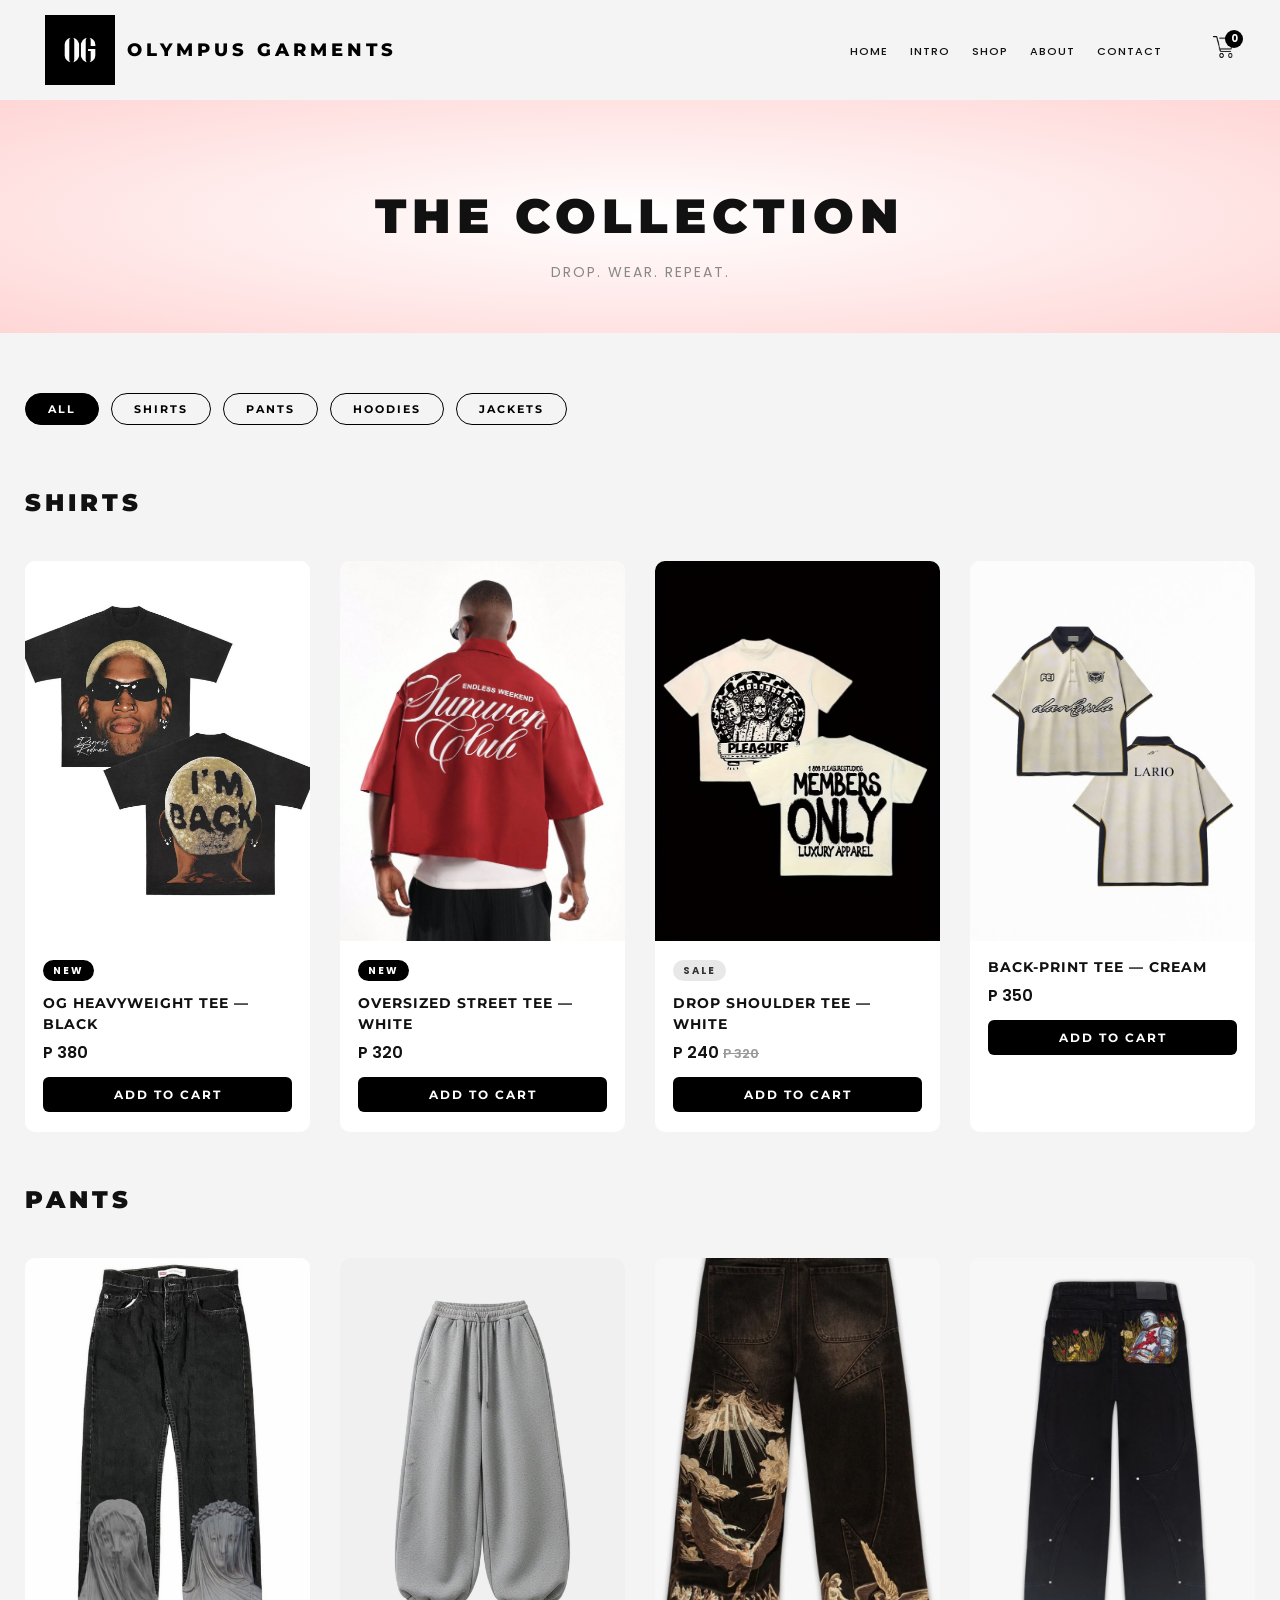
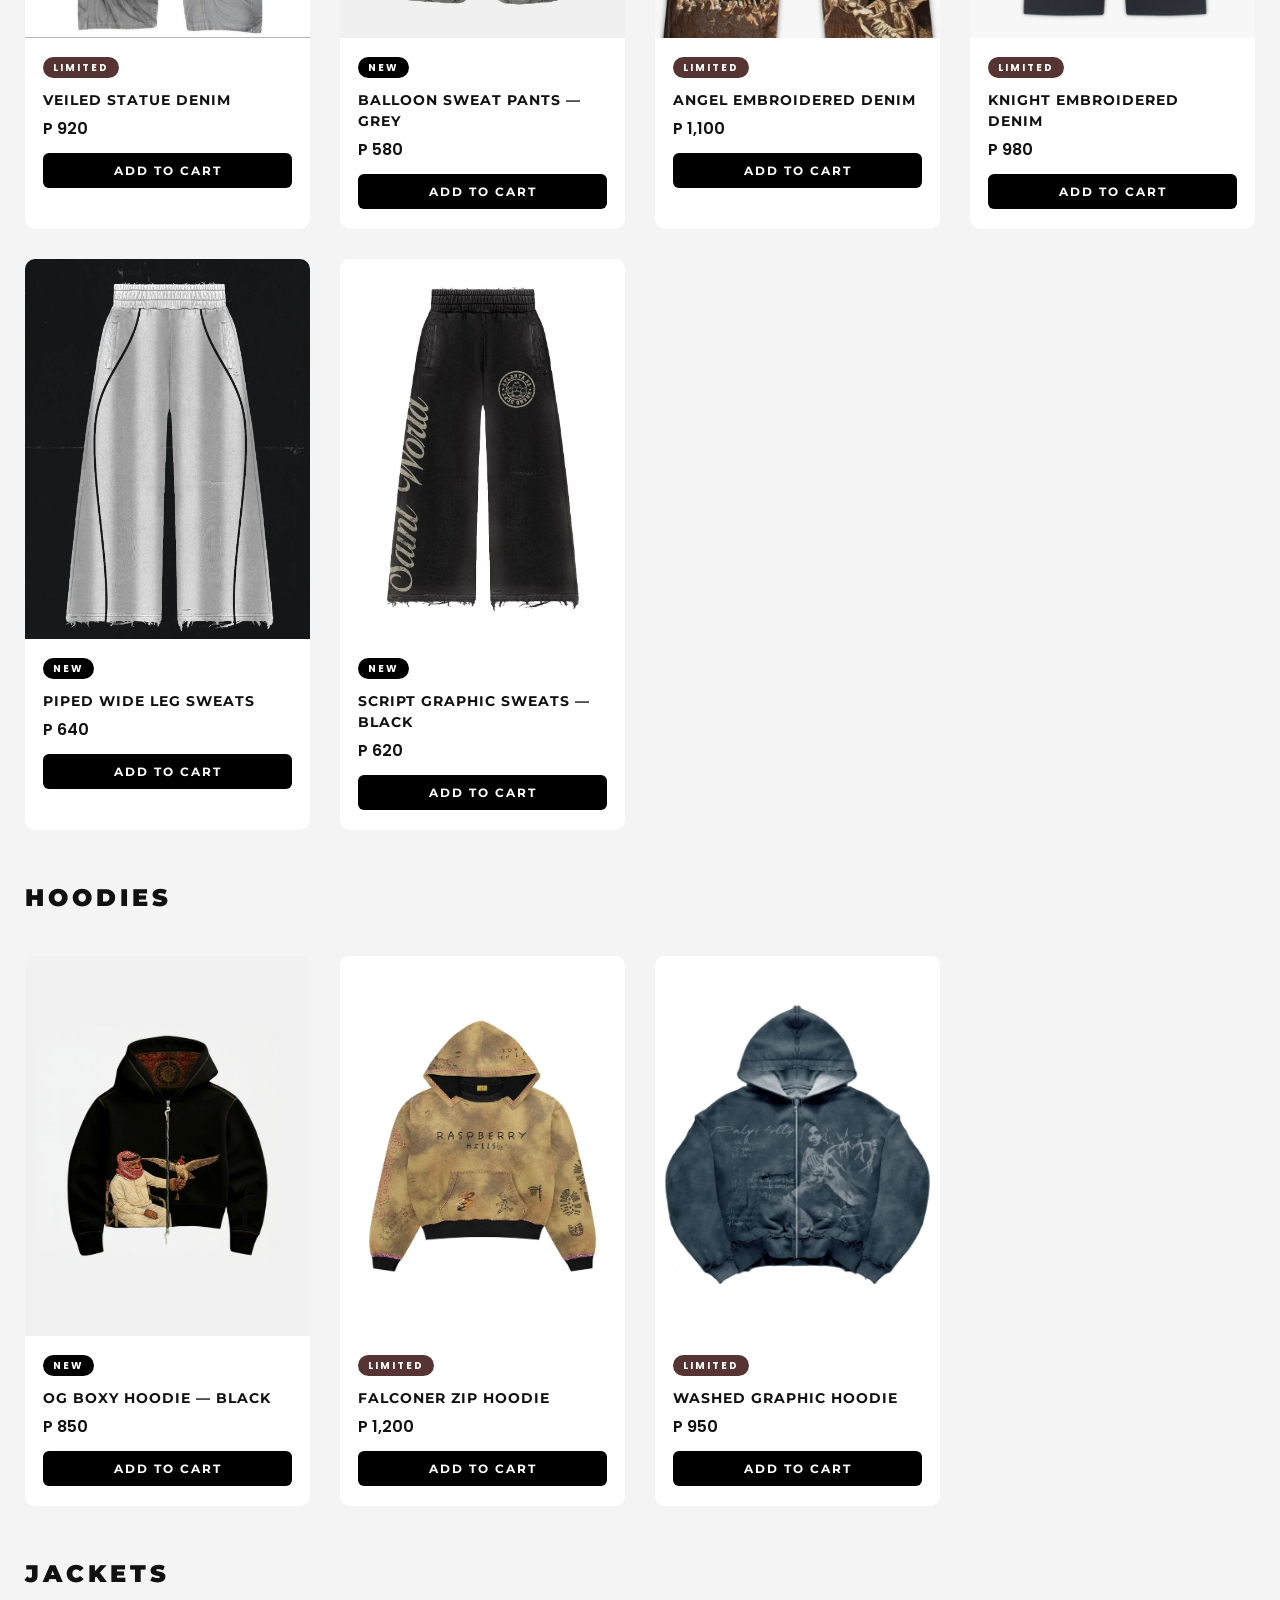
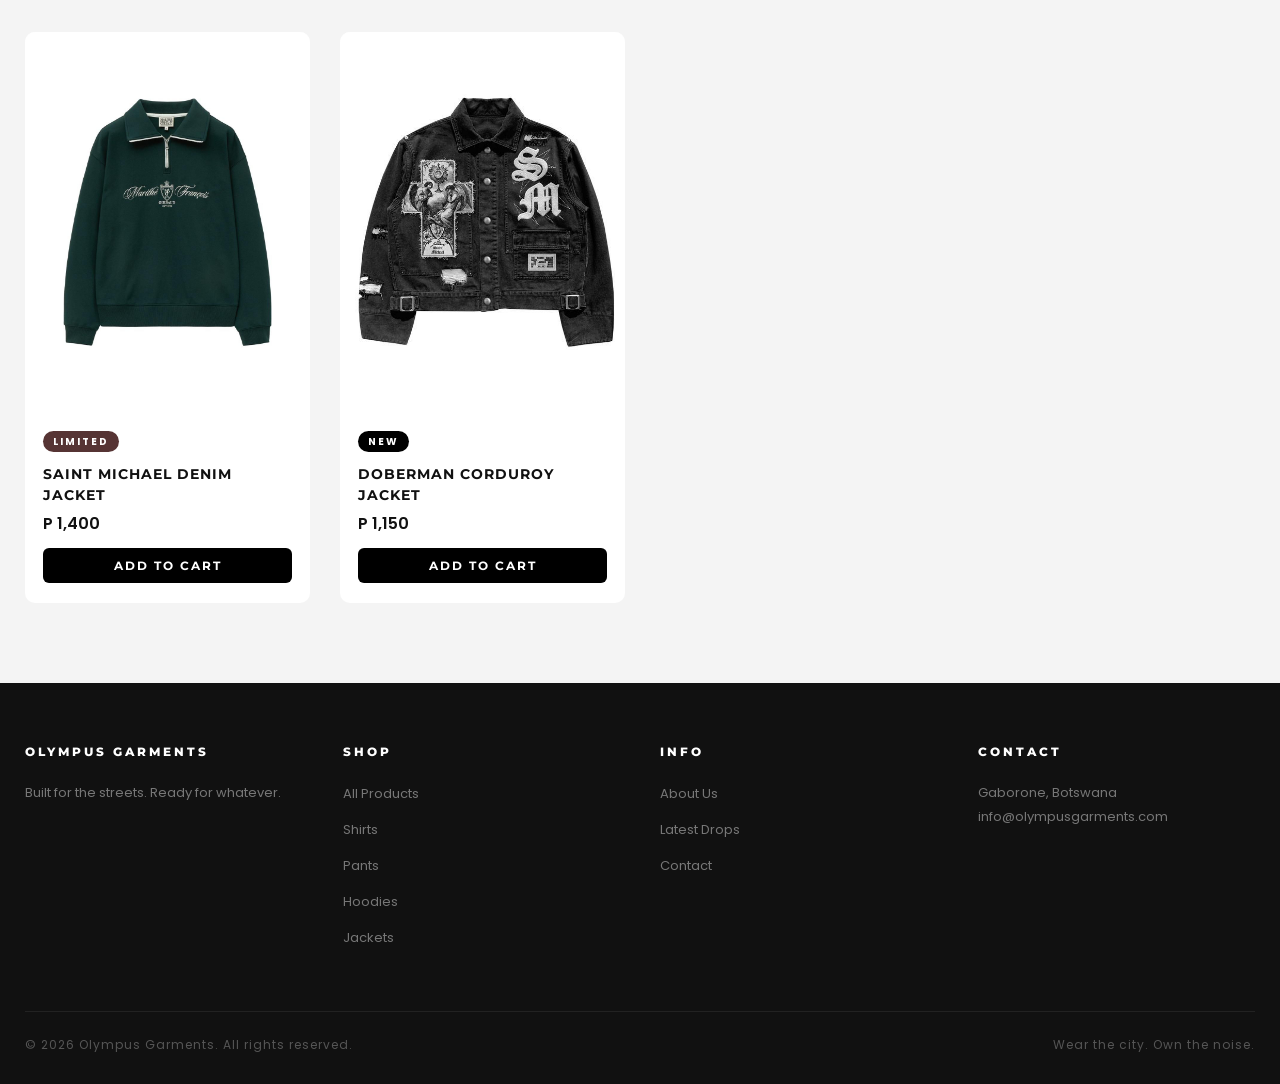
<file: shop.html>
<!DOCTYPE html>
<html lang="en">
<head>
    <meta charset="UTF-8">
    <meta name="viewport" content="width=device-width, initial-scale=1.0">
    <title>Products — Olympus Garments</title>
    <link rel="stylesheet" href="style.css">
</head>
<body>

<div style="background:#f4f4f4;">
    <div class="container">
        <div class="navbar">
            <div class="logo">
                <img src="images/OG LOGO.webp" alt="OG">
                <span class="brand-name">Olympus Garments</span>
            </div>
            <nav><ul>
                <li><a href="index.html">Home</a></li>
                <li><a href="intro.html">Intro</a></li>
                <li><a href="shop.html">Shop</a></li>
                <li><a href="about.html">About</a></li>
                <li><a href="contact.html">Contact</a></li>
               
            </ul></nav>
            <a href="cart.html" class="cart-icon">
                <img src="images/shopping-cart-svg-png-icon-download-28.png" alt="Cart">
                <span class="cart-count" id="cartCount">0</span>
            </a>
        </div>
    </div>
</div>

<div class="page-hero">
    <h1>The Collection</h1>
    <p>Drop. Wear. Repeat.</p>
</div>

<div class="products-section">
    <div class="container">

        <div class="filter-bar">
            <button class="filter-btn active" onclick="filterProducts('all',this)">All</button>
            <button class="filter-btn" onclick="filterProducts('shirts',this)">Shirts</button>
            <button class="filter-btn" onclick="filterProducts('pants',this)">Pants</button>
            <button class="filter-btn" onclick="filterProducts('hoodies',this)">Hoodies</button>
            <button class="filter-btn" onclick="filterProducts('jackets',this)">Jackets</button>
        </div>

        <!-- SHIRTS -->
        <div class="category-group" id="shirts">
            <div class="section-title" style="text-align:left;padding:30px 0 20px;">
                <h2 style="font-size:24px;">Shirts</h2>
            </div>
            <div class="product-grid">
                <div class="product-card">
                    <img src="images/Tshirt2.jpg" alt="OG Heavyweight Tee" style="height:380px;object-fit:cover;">
                    <div class="product-info">
                        <span class="tag tag-new">New</span>
                        <h4>OG Heavyweight Tee — Black</h4>
                        <p class="price">P 380</p>
                        <button class="add-to-cart" onclick="addToCart('OG Heavyweight Tee — Black',380)">Add to Cart</button>
                    </div>
                </div>
                <div class="product-card">
                    <img src="images/Shirt1.jpg" alt="Oversized Street Tee" style="height:380px;object-fit:cover;">
                    <div class="product-info">
                        <span class="tag tag-new">New</span>
                        <h4>Oversized Street Tee — White</h4>
                        <p class="price">P 320</p>
                        <button class="add-to-cart" onclick="addToCart('Oversized Street Tee — White',320)">Add to Cart</button>
                    </div>
                </div>
                <div class="product-card">
                    <img src="images/Tshirt1.jpg" alt="Drop Shoulder Tee" style="height:380px;object-fit:cover;">
                    <div class="product-info">
                        <span class="tag tag-sale">Sale</span>
                        <h4>Drop Shoulder Tee — White</h4>
                        <p class="price">P 240 <span style="color:#999;text-decoration:line-through;font-size:13px;">P 320</span></p>
                        <button class="add-to-cart" onclick="addToCart('Drop Shoulder Tee — White',240)">Add to Cart</button>
                    </div>
                </div>
                <div class="product-card">
                    <img src="images/Tshirt3.jpg" alt="Back Print Tee" style="height:380px;object-fit:cover;">
                    <div class="product-info">
                        <h4>Back-Print Tee — Cream</h4>
                        <p class="price">P 350</p>
                        <button class="add-to-cart" onclick="addToCart('Back-Print Tee — Cream',350)">Add to Cart</button>
                    </div>
                </div>
            </div>
        </div>

        <!-- PANTS -->
        <div class="category-group" id="pants">
            <div class="section-title" style="text-align:left;padding:30px 0 20px;">
                <h2 style="font-size:24px;">Pants</h2>
            </div>
            <div class="product-grid">
                <div class="product-card">
                    <img src="images/Pants1.jpg" alt="Veiled Statue Denim" style="height:380px;object-fit:cover;">
                    <div class="product-info">
                        <span class="tag tag-limited">Limited</span>
                        <h4>Veiled Statue Denim</h4>
                        <p class="price">P 920</p>
                        <button class="add-to-cart" onclick="addToCart('Veiled Statue Denim',920)">Add to Cart</button>
                    </div>
                </div>
                <div class="product-card">
                    <img src="images/Pants2.jpg" alt="Balloon Sweat Pants" style="height:380px;object-fit:cover;">
                    <div class="product-info">
                        <span class="tag tag-new">New</span>
                        <h4>Balloon Sweat Pants — Grey</h4>
                        <p class="price">P 580</p>
                        <button class="add-to-cart" onclick="addToCart('Balloon Sweat Pants — Grey',580)">Add to Cart</button>
                    </div>
                </div>
                <div class="product-card">
                    <img src="images/Pants3.jpg" alt="Angel Embroidered Denim" style="height:380px;object-fit:cover;">
                    <div class="product-info">
                        <span class="tag tag-limited">Limited</span>
                        <h4>Angel Embroidered Denim</h4>
                        <p class="price">P 1,100</p>
                        <button class="add-to-cart" onclick="addToCart('Angel Embroidered Denim',1100)">Add to Cart</button>
                    </div>
                </div>
                <div class="product-card">
                    <img src="images/Pants4.jpg" alt="Knight Embroidered Denim" style="height:380px;object-fit:cover;">
                    <div class="product-info">
                        <span class="tag tag-limited">Limited</span>
                        <h4>Knight Embroidered Denim</h4>
                        <p class="price">P 980</p>
                        <button class="add-to-cart" onclick="addToCart('Knight Embroidered Denim',980)">Add to Cart</button>
                    </div>
                </div>
                <div class="product-card">
                    <img src="images/Pants5.jpg" alt="Piped Wide Leg Sweats" style="height:380px;object-fit:cover;">
                    <div class="product-info">
                        <span class="tag tag-new">New</span>
                        <h4>Piped Wide Leg Sweats</h4>
                        <p class="price">P 640</p>
                        <button class="add-to-cart" onclick="addToCart('Piped Wide Leg Sweats',640)">Add to Cart</button>
                    </div>
                </div>
                <div class="product-card">
                    <img src="images/Pants6.jpg" alt="Script Graphic Sweats" style="height:380px;object-fit:cover;">
                    <div class="product-info">
                        <span class="tag tag-new">New</span>
                        <h4>Script Graphic Sweats — Black</h4>
                        <p class="price">P 620</p>
                        <button class="add-to-cart" onclick="addToCart('Script Graphic Sweats — Black',620)">Add to Cart</button>
                    </div>
                </div>
            </div>
        </div>

        <!-- HOODIES -->
        <div class="category-group" id="hoodies">
            <div class="section-title" style="text-align:left;padding:30px 0 20px;">
                <h2 style="font-size:24px;">Hoodies</h2>
            </div>
            <div class="product-grid">
                <div class="product-card">
                    <img src="images/Hoodie1.jpg" alt="OG Boxy Hoodie" style="height:380px;object-fit:cover;">
                    <div class="product-info">
                        <span class="tag tag-new">New</span>
                        <h4>OG Boxy Hoodie — Black</h4>
                        <p class="price">P 850</p>
                        <button class="add-to-cart" onclick="addToCart('OG Boxy Hoodie — Black',850)">Add to Cart</button>
                    </div>
                </div>
                <div class="product-card">
                    <img src="images/Hoodie2.jpg" alt="Falconer Zip Hoodie" style="height:380px;object-fit:cover;">
                    <div class="product-info">
                        <span class="tag tag-limited">Limited</span>
                        <h4>Falconer Zip Hoodie</h4>
                        <p class="price">P 1,200</p>
                        <button class="add-to-cart" onclick="addToCart('Falconer Zip Hoodie',1200)">Add to Cart</button>
                    </div>
                </div>
                <div class="product-card">
                    <img src="images/Hoodie3.jpg" alt="Raspberry Washed Hoodie" style="height:380px;object-fit:cover;">
                    <div class="product-info">
                        <span class="tag tag-limited">Limited</span>
                        <h4>Washed Graphic Hoodie</h4>
                        <p class="price">P 950</p>
                        <button class="add-to-cart" onclick="addToCart('Washed Graphic Hoodie',950)">Add to Cart</button>
                    </div>
                </div>
            </div>
        </div>

        <!-- JACKETS -->
        <div class="category-group" id="jackets">
            <div class="section-title" style="text-align:left;padding:30px 0 20px;">
                <h2 style="font-size:24px;">Jackets</h2>
            </div>
            <div class="product-grid">
                <div class="product-card">
                    <img src="images/Jacket1.jpg" alt="Saint Michael Denim Jacket" style="height:380px;object-fit:cover;">
                    <div class="product-info">
                        <span class="tag tag-limited">Limited</span>
                        <h4>Saint Michael Denim Jacket</h4>
                        <p class="price">P 1,400</p>
                        <button class="add-to-cart" onclick="addToCart('Saint Michael Denim Jacket',1400)">Add to Cart</button>
                    </div>
                </div>
                <div class="product-card">
                    <img src="images/Jacket2.jpg" alt="Doberman Corduroy Jacket" style="height:380px;object-fit:cover;">
                    <div class="product-info">
                        <span class="tag tag-new">New</span>
                        <h4>Doberman Corduroy Jacket</h4>
                        <p class="price">P 1,150</p>
                        <button class="add-to-cart" onclick="addToCart('Doberman Corduroy Jacket',1150)">Add to Cart</button>
                    </div>
                </div>
            </div>
        </div>

    </div>
</div>

<!-- FOOTER -->
<footer>
    <div class="container">
        <div class="footer-grid">
            <div class="footer-col"><h4>Olympus Garments</h4><p>Built for the streets. Ready for whatever.</p></div>
            <div class="footer-col"><h4>Shop</h4><ul>
                <li><a href="products.html">All Products</a></li>
                <li><a href="products.html#shirts">Shirts</a></li>
                <li><a href="products.html#pants">Pants</a></li>
                <li><a href="products.html#hoodies">Hoodies</a></li>
                <li><a href="products.html#jackets">Jackets</a></li>
            </ul></div>
            <div class="footer-col"><h4>Info</h4><ul>
                <li><a href="about.html">About Us</a></li>
                <li><a href="intro.html">Latest Drops</a></li>
                <li><a href="contact.html">Contact</a></li>
            </ul></div>
            <div class="footer-col"><h4>Contact</h4><p>Gaborone, Botswana<br>info@olympusgarments.com</p></div>
        </div>
        <div class="footer-bottom">
            <p>© 2026 Olympus Garments. All rights reserved.</p>
            <p>Wear the city. Own the noise.</p>
        </div>
    </div>
</footer>

<script>
    function updateCartCount() {
        const cart = JSON.parse(localStorage.getItem('ogCart')||'[]');
        document.getElementById('cartCount').textContent = cart.reduce((a,i)=>a+i.qty,0);
    }
    function addToCart(name,price) {
        let cart = JSON.parse(localStorage.getItem('ogCart')||'[]');
        const ex = cart.find(i=>i.name===name);
        if(ex) ex.qty++; else cart.push({name,price,qty:1});
        localStorage.setItem('ogCart',JSON.stringify(cart));
        updateCartCount();
        const btn=event.target;
        btn.textContent='Added ✓';btn.style.background='#2a7a2a';
        setTimeout(()=>{btn.textContent='Add to Cart';btn.style.background='';},1500);
    }
    function filterProducts(cat,btn) {
        document.querySelectorAll('.filter-btn').forEach(b=>b.classList.remove('active'));
        btn.classList.add('active');
        document.querySelectorAll('.category-group').forEach(g=>{
            g.style.display=(cat==='all'||g.id===cat)?'block':'none';
        });
    }
    updateCartCount();
</script>
</body>
</html>
</file>
<file: style.css>
@import url('https://fonts.googleapis.com/css2?family=Montserrat:wght@400;600;700;800;900&family=Poppins:wght@300;400;500;600&display=swap');

* {
    margin: 0;
    padding: 0;
    box-sizing: border-box;
}

body {
    font-family: "Poppins", sans-serif;
    background: #fff;
    color: #111;
    overflow-x: hidden;
    line-height: 1.5;
}

a {
    text-decoration: none;
    color: inherit;
}

/* ── NAVBAR ── */
.navbar {
    display: flex;
    align-items: center;
    padding: 15px 20px;
    position: sticky;
    top: 0;
    z-index: 1000;
    background: inherit;
    flex-wrap: wrap ;
    gap: 15px;
}

.logo {
    display: flex;
    align-items: center;
    gap: 12px;
}

.logo img {
    width: 70px;
    height: 70px;
    object-fit: cover;
}

.brand-name {
    font-family: "Montserrat", sans-serif;
    font-size: 18px;
    font-weight: 800;
    letter-spacing: 4px;
    color: #000;
    text-transform: uppercase;
}

nav {
    flex: 1;
    text-align: right;
}

nav ul {
    display: inline-block;
    list-style: none;
}

nav ul li {
    display: inline-block;
    margin-right: 18px;
}

nav ul li a {
    font-size: 11px;
    font-weight: 500;
    letter-spacing: 1px;
    text-transform: uppercase;
    color: inherit;
    transition: opacity 0.2s;
    whit-space: nowrap;
}

nav ul li a:hover {
    opacity: 0.5;
}

.cart-icon {
    margin-left: 18px;
    position: relative;
    cursor: pointer;
}

.cart-icon img {
    width: 22px;
    height: 22px;
}

.cart-count {
    position: absolute;
    top: -6px;
    right: -8px;
    background: #000;
    color: #fff;
    font-size: 10px;
    font-weight: 700;
    width: 18px;
    height: 18px;
    border-radius: 50%;
    display: flex;
    align-items: center;
    justify-content: center;
}

/* ── CONTAINERS ── */
.container {
    max-width: 1350px;
    margin: auto;
    padding: 0 25px;
    width:100%;
}

.small-container {
    max-width: 1080px;
    margin: auto;
    padding: 0 20px;
}

.row {
    display: flex;
    align-items: center;
    flex-wrap: wrap;
    justify-content: space-around;
    gap: 20px;
}

/* ── BUTTON ── */
.btn {
    display: inline-block;
    background: #000;
    color: #fff;
    padding: 10px 30px;
    margin: 20px 0;
    border-radius: 30px;
    font-size: 13px;
    font-weight: 600;
    letter-spacing: 2px;
    text-transform: uppercase;
    transition: background 0.3s, transform 0.2s;
    border: 2px solid #000;
    cursor: pointer;
    min-height: 44px;
}

.btn:hover {
    background: #563434;
    border-color: #563434;
    transform: translateY(-2px);
}

.btn-outline {
    display: inline-block;
    background: transparent;
    color: #000;
    padding: 10px 32px;
    border-radius: 30px;
    font-size: 13px;
    font-weight: 600;
    letter-spacing: 2px;
    text-transform: uppercase;
    border: 2px solid #000;
    transition: all 0.3s;
    cursor: pointer;
    min-height:44px;
}

.btn-outline:hover {
    background: #000;
    color: #fff;
}

/* ── SECTION TITLES ── */
.section-title {
    text-align: center;
    padding: 50px 0 30px;
}

.section-title h2 {
    font-family: "Montserrat", sans-serif;
    font-size: 36px;
    font-weight: 900;
    letter-spacing: 4px;
    text-transform: uppercase;
}

.section-title p {
    font-size: 14px;
    color: #666;
    margin-top: 10px;
    letter-spacing: 1px;
}

.section-title.light h2 {
    color: #fff;
}

.section-title.light p {
    color: #aaa;
}

/* ── HEADER (HOME) ── */
.header {
    background: radial-gradient(#fff, #ffd6d6);
}

.header .navbar {
    background: transparent;
}

.header .row {
    margin-top: 40px;
    padding-bottom: 60px;
}

.col-2 {
    flex-basis: 48%;
    min-width: 300px;
}

.col-2 img {
    max-width: 100%;
    padding: 30px 0;
    max-height: 700px;
    object-fit: cover;
}

.col-2 h1 {
    font-family: "Montserrat", sans-serif;
    font-size: 54px;
    font-weight: 900;
    line-height: 62px;
    margin: 20px 0;
    letter-spacing: 2px;
}

.col-2 p {
    font-size: 15px;
    line-height: 28px;
    color: #444;
}

/* ── CATEGORIES ── */
.categories {
    background: #0d0d0d;
    padding: 60px 0;
}

.col-3 {
    flex-basis: 30%;
    min-width: 250px;
    margin-bottom: 30px;
    position: relative;
    overflow: hidden;
    border-radius: 8px;
    cursor: pointer;
}

.col-3 img {
    width: 100%;
    height: 380px;
    object-fit: cover;
    display: block;
    transition: transform 0.4s ease;
}

.col-3:hover img {
    transform: scale(1.05);
}

.col-3 .cat-label {
    position: absolute;
    bottom: 0;
    left: 0;
    right: 0;
    background: linear-gradient(transparent, rgba(0,0,0,0.85));
    color: #fff;
    padding: 30px 20px 20px;
    font-family: "Montserrat", sans-serif;
    font-size: 16px;
    font-weight: 700;
    letter-spacing: 3px;
    text-transform: uppercase;
}

/* ── PRODUCTS GRID ── */
.products-section {
    padding: 60px 0;
    background: #f4f4f4;
}

.product-grid {
    display: grid;
    grid-template-columns: repeat(auto-fill, minmax(260px, 1fr));
    gap: 30px;
    padding: 20px 0;
}

.product-card {
    background: #fff;
    border-radius: 10px;
    overflow: hidden;
    transition: transform 0.3s, box-shadow 0.3s;
    cursor: pointer;
}

.product-card:hover {
    transform: translateY(-6px);
    box-shadow: 0 20px 40px rgba(0,0,0,0.12);
}

.product-card img {
    width: 100%;
    height: 320px;
    object-fit: cover;
    display: block;
}

.product-info {
    padding: 16px 18px 20px;
}

.product-info h4 {
    font-family: "Montserrat", sans-serif;
    font-size: 14px;
    font-weight: 700;
    letter-spacing: 1px;
    text-transform: uppercase;
    margin-bottom: 6px;
}

.product-info .price {
    font-size: 16px;
    font-weight: 600;
    color: #111;
    margin-bottom: 12px;
}

.product-info .tag {
    display: inline-block;
    font-size: 10px;
    font-weight: 700;
    letter-spacing: 2px;
    text-transform: uppercase;
    padding: 3px 10px;
    border-radius: 20px;
    margin-bottom: 12px;
}

.tag-new { background: #000; color: #fff; }
.tag-limited { background: #563434; color: #fff; }
.tag-sale { background: #e8e8e8; color: #333; }

.add-to-cart {
    width: 100%;
    padding: 10px;
    background: #000;
    color: #fff;
    border: none;
    border-radius: 6px;
    font-family: "Montserrat", sans-serif;
    font-size: 12px;
    font-weight: 700;
    letter-spacing: 2px;
    text-transform: uppercase;
    cursor: pointer;
    transition: background 0.3s;
}

.add-to-cart:hover {
    background: #563434;
}

/* ── FILTER BAR ── */
.filter-bar {
    display: flex;
    gap: 12px;
    flex-wrap: wrap;
    margin-bottom: 30px;
    align-items: center;
}

.filter-btn {
    padding: 8px 22px;
    border: 1.5px solid #000;
    background: transparent;
    border-radius: 30px;
    font-family: "Montserrat", sans-serif;
    font-size: 11px;
    font-weight: 700;
    letter-spacing: 2px;
    text-transform: uppercase;
    cursor: pointer;
    transition: all 0.2s;
}

.filter-btn:hover,
.filter-btn.active {
    background: #000;
    color: #fff;
}

/* ── ABOUT ── */
.about-hero {
    background: #111;
    color: #fff;
    padding: 100px 0 80px;
    text-align: center;
}

.about-hero h1 {
    font-family: "Montserrat", sans-serif;
    font-size: 64px;
    font-weight: 900;
    letter-spacing: 6px;
    text-transform: uppercase;
    line-height: 1.1;
}

.about-hero p {
    font-size: 16px;
    color: #aaa;
    max-width: 600px;
    margin: 20px auto 0;
    line-height: 28px;
}

.about-blocks {
    display: grid;
    grid-template-columns: repeat(auto-fit, minmax(300px, 1fr));
    gap: 0;
}

.about-block {
    padding: 70px 50px;
}

.about-block:nth-child(odd) {
    background: #f4f4f4;
}

.about-block:nth-child(even) {
    background: #1c1c1c;
    color: #fff;
}

.about-block h3 {
    font-family: "Montserrat", sans-serif;
    font-size: 22px;
    font-weight: 900;
    letter-spacing: 3px;
    text-transform: uppercase;
    margin-bottom: 20px;
}

.about-block p {
    font-size: 15px;
    line-height: 28px;
    color: inherit;
    opacity: 0.8;
}

.about-block:nth-child(even) p {
    color: #ccc;
    opacity: 1;
}

.values-section {
    background: #0d0d0d;
    padding: 80px 0;
    text-align: center;
}

.values-grid {
    display: grid;
    grid-template-columns: repeat(auto-fit, minmax(200px, 1fr));
    gap: 40px;
    margin-top: 50px;
}

.value-item h4 {
    font-family: "Montserrat", sans-serif;
    font-size: 13px;
    font-weight: 800;
    letter-spacing: 3px;
    text-transform: uppercase;
    color: #fff;
    margin-bottom: 12px;
}

.value-item p {
    font-size: 13px;
    color: #888;
    line-height: 22px;
}

.value-num {
    font-family: "Montserrat", sans-serif;
    font-size: 48px;
    font-weight: 900;
    color: #222;
    display: block;
    margin-bottom: 10px;
}

/* ── INTRO / DROPS ── */
.intro-hero {
    background: #000;
    color: #fff;
    padding: 100px 0 60px;
    text-align: center;
}

.intro-hero h1 {
    font-family: "Montserrat", sans-serif;
    font-size: 56px;
    font-weight: 900;
    letter-spacing: 6px;
    text-transform: uppercase;
}

.intro-hero p {
    font-size: 14px;
    color: #777;
    letter-spacing: 3px;
    margin-top: 12px;
    text-transform: uppercase;
}

.drops-grid {
    display: grid;
    grid-template-columns: repeat(auto-fill, minmax(340px, 1fr));
    gap: 2px;
    background: #000;
}

.drop-card {
    position: relative;
    overflow: hidden;
    cursor: pointer;
    aspect-ratio: 3/4;
    background: #1a1a1a;
}

.drop-card img {
    width: 100%;
    height: 100%;
    object-fit: cover;
    display: block;
    transition: transform 0.6s ease;
    filter: grayscale(20%);
}

.drop-card:hover img {
    transform: scale(1.08);
    filter: grayscale(0%);
}

.drop-overlay {
    position: absolute;
    bottom: 0;
    left: 0;
    right: 0;
    padding: 40px 30px 30px;
    background: linear-gradient(transparent, rgba(0,0,0,0.9));
    color: #fff;
    transform: translateY(20px);
    opacity: 0;
    transition: all 0.4s ease;
}

.drop-card:hover .drop-overlay {
    transform: translateY(0);
    opacity: 1;
}

.drop-tag {
    font-size: 10px;
    font-weight: 800;
    letter-spacing: 3px;
    text-transform: uppercase;
    color: #ffd6d6;
    display: block;
    margin-bottom: 8px;
}

.drop-overlay h3 {
    font-family: "Montserrat", sans-serif;
    font-size: 22px;
    font-weight: 900;
    letter-spacing: 2px;
    text-transform: uppercase;
    margin-bottom: 8px;
}

.drop-overlay p {
    font-size: 13px;
    color: #aaa;
    line-height: 20px;
}

.drop-static {
    padding: 30px;
    background: #111;
    color: #fff;
}

.drop-static .drop-tag {
    display: block;
    margin-bottom: 8px;
}

.drop-static h3 {
    font-family: "Montserrat", sans-serif;
    font-size: 18px;
    font-weight: 900;
    letter-spacing: 2px;
    text-transform: uppercase;
    margin-bottom: 8px;
}

.drop-static p {
    font-size: 13px;
    color: #888;
}

.notify-section {
    background: #111;
    padding: 80px 0;
    text-align: center;
    color: #fff;
}

.notify-section h2 {
    font-family: "Montserrat", sans-serif;
    font-size: 32px;
    font-weight: 900;
    letter-spacing: 4px;
    text-transform: uppercase;
    margin-bottom: 12px;
}

.notify-section p {
    color: #777;
    font-size: 14px;
    margin-bottom: 30px;
}

.notify-form {
    display: flex;
    justify-content: center;
    gap: 0;
    max-width: 480px;
    margin: 0 auto;
}

.notify-form input {
    flex: 1;
    padding: 14px 20px;
    border: 1.5px solid #333;
    background: #1a1a1a;
    color: #fff;
    font-family: "Poppins", sans-serif;
    font-size: 13px;
    border-radius: 30px 0 0 30px;
    outline: none;
}

.notify-form input::placeholder { color: #555; }

.notify-form button {
    padding: 14px 28px;
    background: #fff;
    color: #000;
    border: none;
    font-family: "Montserrat", sans-serif;
    font-size: 12px;
    font-weight: 800;
    letter-spacing: 2px;
    text-transform: uppercase;
    border-radius: 0 30px 30px 0;
    cursor: pointer;
    transition: background 0.3s;
}

.notify-form button:hover { background: #ffd6d6; }

/* ── CONTACT ── */
.contact-hero {
    background: radial-gradient(#fff, #ffd6d6);
    padding: 100px 0 60px;
    text-align: center;
}

.contact-hero h1 {
    font-family: "Montserrat", sans-serif;
    font-size: 56px;
    font-weight: 900;
    letter-spacing: 6px;
    text-transform: uppercase;
}

.contact-hero p {
    font-size: 15px;
    color: #666;
    max-width: 500px;
    margin: 16px auto 0;
    line-height: 26px;
}

.contact-section {
    padding: 80px 0;
    background: #fff;
}

.contact-grid {
    display: grid;
    grid-template-columns: 1fr 1.4fr;
    gap: 80px;
    align-items: start;
}

.contact-info h3 {
    font-family: "Montserrat", sans-serif;
    font-size: 18px;
    font-weight: 900;
    letter-spacing: 3px;
    text-transform: uppercase;
    margin-bottom: 30px;
}

.contact-detail {
    margin-bottom: 28px;
}

.contact-detail span {
    display: block;
    font-size: 11px;
    font-weight: 700;
    letter-spacing: 2px;
    text-transform: uppercase;
    color: #999;
    margin-bottom: 6px;
}

.contact-detail p {
    font-size: 15px;
    color: #111;
    line-height: 24px;
}

.contact-form label {
    display: block;
    font-size: 11px;
    font-weight: 700;
    letter-spacing: 2px;
    text-transform: uppercase;
    color: #999;
    margin-bottom: 8px;
}

.contact-form input,
.contact-form select,
.contact-form textarea {
    width: 100%;
    padding: 14px 18px;
    border: 1.5px solid #e0e0e0;
    border-radius: 8px;
    font-family: "Poppins", sans-serif;
    font-size: 14px;
    color: #111;
    background: #fafafa;
    margin-bottom: 22px;
    outline: none;
    transition: border-color 0.2s;
}

.contact-form input:focus,
.contact-form select:focus,
.contact-form textarea:focus {
    border-color: #000;
    background: #fff;
}

.contact-form textarea {
    height: 140px;
    resize: vertical;
}

.form-row {
    display: grid;
    grid-template-columns: 1fr 1fr;
    gap: 16px;
}

/* ── CART ── */
.cart-section {
    padding: 60px 0 100px;
    background: #f9f9f9;
    min-height: 80vh;
}

.cart-grid {
    display: grid;
    grid-template-columns: 1.6fr 1fr;
    gap: 50px;
    align-items: start;
}

.cart-items h2 {
    font-family: "Montserrat", sans-serif;
    font-size: 22px;
    font-weight: 900;
    letter-spacing: 3px;
    text-transform: uppercase;
    margin-bottom: 30px;
    padding-bottom: 16px;
    border-bottom: 1.5px solid #e0e0e0;
}

.cart-item {
    display: flex;
    gap: 20px;
    padding: 20px 0;
    border-bottom: 1px solid #eee;
    align-items: flex-start;
}

.cart-item img {
    width: 100px;
    height: 120px;
    object-fit: cover;
    border-radius: 6px;
    background: #e8e8e8;
}

.cart-item-info {
    flex: 1;
}

.cart-item-info h4 {
    font-family: "Montserrat", sans-serif;
    font-size: 14px;
    font-weight: 700;
    letter-spacing: 1px;
    text-transform: uppercase;
    margin-bottom: 6px;
}

.cart-item-info .item-meta {
    font-size: 12px;
    color: #999;
    margin-bottom: 12px;
    letter-spacing: 1px;
}

.qty-control {
    display: flex;
    align-items: center;
    gap: 12px;
}

.qty-btn {
    width: 28px;
    height: 28px;
    border: 1.5px solid #ccc;
    background: #fff;
    border-radius: 50%;
    font-size: 16px;
    cursor: pointer;
    display: flex;
    align-items: center;
    justify-content: center;
    transition: all 0.2s;
}

.qty-btn:hover { border-color: #000; }

.qty-num {
    font-size: 15px;
    font-weight: 600;
    min-width: 20px;
    text-align: center;
}

.remove-btn {
    background: none;
    border: none;
    font-size: 12px;
    color: #999;
    cursor: pointer;
    letter-spacing: 1px;
    text-transform: uppercase;
    font-family: "Montserrat", sans-serif;
    font-weight: 700;
    margin-top: 10px;
    display: block;
    transition: color 0.2s;
}

.remove-btn:hover { color: #c00; }

.cart-item-price {
    font-family: "Montserrat", sans-serif;
    font-size: 16px;
    font-weight: 700;
}

.order-summary {
    background: #fff;
    border-radius: 12px;
    padding: 30px;
    position: sticky;
    top: 100px;
    border: 1px solid #e8e8e8;
}

.order-summary h3 {
    font-family: "Montserrat", sans-serif;
    font-size: 16px;
    font-weight: 900;
    letter-spacing: 3px;
    text-transform: uppercase;
    margin-bottom: 24px;
    padding-bottom: 14px;
    border-bottom: 1.5px solid #eee;
}

.summary-line {
    display: flex;
    justify-content: space-between;
    font-size: 14px;
    margin-bottom: 14px;
    color: #555;
}

.summary-line.total {
    font-family: "Montserrat", sans-serif;
    font-size: 18px;
    font-weight: 900;
    color: #000;
    border-top: 1.5px solid #eee;
    padding-top: 16px;
    margin-top: 8px;
}

.promo-input {
    display: flex;
    gap: 0;
    margin: 20px 0;
}

.promo-input input {
    flex: 1;
    padding: 11px 16px;
    border: 1.5px solid #ddd;
    border-right: none;
    border-radius: 6px 0 0 6px;
    font-family: "Poppins", sans-serif;
    font-size: 13px;
    outline: none;
}

.promo-input button {
    padding: 11px 18px;
    background: #000;
    color: #fff;
    border: none;
    border-radius: 0 6px 6px 0;
    font-family: "Montserrat", sans-serif;
    font-size: 11px;
    font-weight: 700;
    letter-spacing: 1px;
    cursor: pointer;
}

.checkout-btn {
    width: 100%;
    padding: 16px;
    background: #000;
    color: #fff;
    border: none;
    border-radius: 8px;
    font-family: "Montserrat", sans-serif;
    font-size: 13px;
    font-weight: 800;
    letter-spacing: 3px;
    text-transform: uppercase;
    cursor: pointer;
    transition: background 0.3s;
    margin-bottom: 14px;
}

.checkout-btn:hover { background: #563434; }

.continue-btn {
    width: 100%;
    padding: 14px;
    background: transparent;
    color: #000;
    border: 1.5px solid #000;
    border-radius: 8px;
    font-family: "Montserrat", sans-serif;
    font-size: 12px;
    font-weight: 700;
    letter-spacing: 2px;
    text-transform: uppercase;
    cursor: pointer;
    transition: all 0.3s;
    display: block;
    text-align: center;
}

.continue-btn:hover {
    background: #000;
    color: #fff;
}

.empty-cart {
    text-align: center;
    padding: 80px 20px;
}

.empty-cart h3 {
    font-family: "Montserrat", sans-serif;
    font-size: 22px;
    font-weight: 900;
    letter-spacing: 3px;
    text-transform: uppercase;
    margin-bottom: 16px;
}

.empty-cart p {
    color: #999;
    margin-bottom: 30px;
}

/* ── CHECKOUT ── */
.checkout-section {
    padding: 60px 0 100px;
    background: #f9f9f9;
}

.checkout-grid {
    display: grid;
    grid-template-columns: 1.4fr 1fr;
    gap: 50px;
    align-items: start;
}

.checkout-form-block {
    background: #fff;
    border-radius: 12px;
    padding: 36px;
    border: 1px solid #e8e8e8;
}

.checkout-form-block h3 {
    font-family: "Montserrat", sans-serif;
    font-size: 16px;
    font-weight: 900;
    letter-spacing: 3px;
    text-transform: uppercase;
    margin-bottom: 24px;
    padding-bottom: 14px;
    border-bottom: 1.5px solid #eee;
}

.checkout-form-block label {
    display: block;
    font-size: 11px;
    font-weight: 700;
    letter-spacing: 2px;
    text-transform: uppercase;
    color: #999;
    margin-bottom: 7px;
}

.checkout-form-block input,
.checkout-form-block select {
    width: 100%;
    padding: 13px 16px;
    border: 1.5px solid #e0e0e0;
    border-radius: 8px;
    font-family: "Poppins", sans-serif;
    font-size: 14px;
    background: #fafafa;
    margin-bottom: 18px;
    outline: none;
    transition: border-color 0.2s;
}

.checkout-form-block input:focus,
.checkout-form-block select:focus {
    border-color: #000;
    background: #fff;
}

.payment-icons {
    display: flex;
    gap: 10px;
    margin-bottom: 20px;
}

.pay-icon {
    padding: 6px 14px;
    border: 1.5px solid #ddd;
    border-radius: 6px;
    font-size: 12px;
    font-weight: 700;
    color: #555;
    letter-spacing: 1px;
}

/* ── PAGE HEADER (generic) ── */
.page-hero {
    background: radial-gradient(#fff, #ffd6d6);
    padding: 80px 0 50px;
    text-align: center;
}

.page-hero h1 {
    font-family: "Montserrat", sans-serif;
    font-size: 48px;
    font-weight: 900;
    letter-spacing: 6px;
    text-transform: uppercase;
}

.page-hero p {
    font-size: 14px;
    color: #888;
    letter-spacing: 2px;
    margin-top: 10px;
    text-transform: uppercase;
}

/* ── FOOTER ── */
footer {
    background: #111;
    color: #fff;
    padding: 60px 0 30px;
}

.footer-grid {
    display: grid;
    grid-template-columns: repeat(auto-fit, minmax(180px, 1fr));
    gap: 40px;
    margin-bottom: 50px;
}

.footer-col h4 {
    font-family: "Montserrat", sans-serif;
    font-size: 12px;
    font-weight: 800;
    letter-spacing: 3px;
    text-transform: uppercase;
    margin-bottom: 20px;
    color: #fff;
}

.footer-col ul {
    list-style: none;
}

.footer-col ul li {
    margin-bottom: 12px;
}

.footer-col ul li a {
    font-size: 13px;
    color: #777;
    transition: color 0.2s;
}

.footer-col ul li a:hover { color: #fff; }

.footer-col p {
    font-size: 13px;
    color: #777;
    line-height: 24px;
}

.footer-bottom {
    border-top: 1px solid #222;
    padding-top: 24px;
    display: flex;
    justify-content: space-between;
    align-items: center;
    flex-wrap: wrap;
    gap: 12px;
}

.footer-bottom p {
    font-size: 12px;
    color: #555;
    letter-spacing: 1px;
}

/* ── RESPONSIVE ── */
@media (max-width: 768px) {
    .contact-grid,
    .cart-grid,
    .checkout-grid {
        grid-template-columns: 1fr;
    }

    .col-2 h1 { font-size: 36px; line-height: 44px; }
    .about-hero h1 { font-size: 40px; }
    .intro-hero h1 { font-size: 36px; }

    nav ul li { margin-right: 12px; }
    nav ul li a { font-size: 11px; }

    .form-row { grid-template-columns: 1fr; }

    .drops-grid { grid-template-columns: 1fr; }
}
</file>
<file: styles.css>
@import url('https://fonts.googleapis.com/css2?family=Montserrat:wght@400;600;700;800;900&family=Poppins:wght@300;400;500;600&display=swap');

* {
    margin: 0;
    padding: 0;
    box-sizing: border-box;
}

body {
    font-family: "Poppins", sans-serif;
    background: #fff;
    color: #111;
}

a {
    text-decoration: none;
    color: inherit;
}

/* ── NAVBAR ── */
.navbar {
    display: flex;
    align-items: center;
    padding: 20px 25px;
    position: sticky;
    top: 0;
    z-index: 1000;
    background: inherit;
}

.logo {
    display: flex;
    align-items: center;
    gap: 15px;
}

.logo img {
    width: 80px;
    height: 80px;
    object-fit: cover;
}

.brand-name {
    font-family: "Montserrat", sans-serif;
    font-size: 18px;
    font-weight: 800;
    letter-spacing: 4px;
    color: #000;
    text-transform: uppercase;
}

nav {
    flex: 1;
    text-align: right;
}

nav ul {
    display: inline-block;
    list-style: none;
}

nav ul li {
    display: inline-block;
    margin-right: 22px;
}

nav ul li a {
    font-size: 13px;
    font-weight: 500;
    letter-spacing: 1px;
    text-transform: uppercase;
    color: inherit;
    transition: opacity 0.2s;
}

nav ul li a:hover {
    opacity: 0.5;
}

.cart-icon {
    margin-left: 20px;
    position: relative;
    cursor: pointer;
}

.cart-icon img {
    width: 24px;
    height: 24px;
}

.cart-count {
    position: absolute;
    top: -6px;
    right: -8px;
    background: #000;
    color: #fff;
    font-size: 10px;
    font-weight: 700;
    width: 18px;
    height: 18px;
    border-radius: 50%;
    display: flex;
    align-items: center;
    justify-content: center;
}

/* ── CONTAINERS ── */
.container {
    max-width: 1350px;
    margin: auto;
    padding: 0 25px;
}

.small-container {
    max-width: 1080px;
    margin: auto;
    padding: 0 25px;
}

.row {
    display: flex;
    align-items: center;
    flex-wrap: wrap;
    justify-content: space-around;
}

/* ── BUTTON ── */
.btn {
    display: inline-block;
    background: #000;
    color: #fff;
    padding: 10px 32px;
    margin: 20px 0;
    border-radius: 30px;
    font-size: 13px;
    font-weight: 600;
    letter-spacing: 2px;
    text-transform: uppercase;
    transition: background 0.3s, transform 0.2s;
    border: 2px solid #000;
    cursor: pointer;
}

.btn:hover {
    background: #563434;
    border-color: #563434;
    transform: translateY(-2px);
}

.btn-outline {
    display: inline-block;
    background: transparent;
    color: #000;
    padding: 10px 32px;
    border-radius: 30px;
    font-size: 13px;
    font-weight: 600;
    letter-spacing: 2px;
    text-transform: uppercase;
    border: 2px solid #000;
    transition: all 0.3s;
    cursor: pointer;
}

.btn-outline:hover {
    background: #000;
    color: #fff;
}

/* ── SECTION TITLES ── */
.section-title {
    text-align: center;
    padding: 60px 0 40px;
}

.section-title h2 {
    font-family: "Montserrat", sans-serif;
    font-size: 36px;
    font-weight: 900;
    letter-spacing: 4px;
    text-transform: uppercase;
}

.section-title p {
    font-size: 14px;
    color: #666;
    margin-top: 10px;
    letter-spacing: 1px;
}

.section-title.light h2 {
    color: #fff;
}

.section-title.light p {
    color: #aaa;
}

/* ── HEADER (HOME) ── */
.header {
    background: radial-gradient(#fff, #ffd6d6);
}

.header .navbar {
    background: transparent;
}

.header .row {
    margin-top: 40px;
    padding-bottom: 60px;
}

.col-2 {
    flex-basis: 48%;
    min-width: 300px;
}

.col-2 img {
    max-width: 100%;
    padding: 30px 0;
    max-height: 700px;
    object-fit: cover;
}

.col-2 h1 {
    font-family: "Montserrat", sans-serif;
    font-size: 54px;
    font-weight: 900;
    line-height: 62px;
    margin: 20px 0;
    letter-spacing: 2px;
}

.col-2 p {
    font-size: 15px;
    line-height: 28px;
    color: #444;
}

/* ── CATEGORIES ── */
.categories {
    background: #0d0d0d;
    padding: 60px 0;
}

.col-3 {
    flex-basis: 30%;
    min-width: 250px;
    margin-bottom: 30px;
    position: relative;
    overflow: hidden;
    border-radius: 8px;
    cursor: pointer;
}

.col-3 img {
    width: 100%;
    height: 380px;
    object-fit: cover;
    display: block;
    transition: transform 0.4s ease;
}

.col-3:hover img {
    transform: scale(1.05);
}

.col-3 .cat-label {
    position: absolute;
    bottom: 0;
    left: 0;
    right: 0;
    background: linear-gradient(transparent, rgba(0,0,0,0.85));
    color: #fff;
    padding: 30px 20px 20px;
    font-family: "Montserrat", sans-serif;
    font-size: 16px;
    font-weight: 700;
    letter-spacing: 3px;
    text-transform: uppercase;
}

/* ── PRODUCTS GRID ── */
.products-section {
    padding: 60px 0;
    background: #f4f4f4;
}

.product-grid {
    display: grid;
    grid-template-columns: repeat(auto-fill, minmax(260px, 1fr));
    gap: 30px;
    padding: 20px 0;
}

.product-card {
    background: #fff;
    border-radius: 10px;
    overflow: hidden;
    transition: transform 0.3s, box-shadow 0.3s;
    cursor: pointer;
}

.product-card:hover {
    transform: translateY(-6px);
    box-shadow: 0 20px 40px rgba(0,0,0,0.12);
}

.product-card img {
    width: 100%;
    height: 320px;
    object-fit: cover;
    display: block;
}

.product-info {
    padding: 16px 18px 20px;
}

.product-info h4 {
    font-family: "Montserrat", sans-serif;
    font-size: 14px;
    font-weight: 700;
    letter-spacing: 1px;
    text-transform: uppercase;
    margin-bottom: 6px;
}

.product-info .price {
    font-size: 16px;
    font-weight: 600;
    color: #111;
    margin-bottom: 12px;
}

.product-info .tag {
    display: inline-block;
    font-size: 10px;
    font-weight: 700;
    letter-spacing: 2px;
    text-transform: uppercase;
    padding: 3px 10px;
    border-radius: 20px;
    margin-bottom: 12px;
}

.tag-new { background: #000; color: #fff; }
.tag-limited { background: #563434; color: #fff; }
.tag-sale { background: #e8e8e8; color: #333; }

.add-to-cart {
    width: 100%;
    padding: 10px;
    background: #000;
    color: #fff;
    border: none;
    border-radius: 6px;
    font-family: "Montserrat", sans-serif;
    font-size: 12px;
    font-weight: 700;
    letter-spacing: 2px;
    text-transform: uppercase;
    cursor: pointer;
    transition: background 0.3s;
}

.add-to-cart:hover {
    background: #563434;
}

/* ── FILTER BAR ── */
.filter-bar {
    display: flex;
    gap: 12px;
    flex-wrap: wrap;
    margin-bottom: 30px;
    align-items: center;
}

.filter-btn {
    padding: 8px 22px;
    border: 1.5px solid #000;
    background: transparent;
    border-radius: 30px;
    font-family: "Montserrat", sans-serif;
    font-size: 11px;
    font-weight: 700;
    letter-spacing: 2px;
    text-transform: uppercase;
    cursor: pointer;
    transition: all 0.2s;
}

.filter-btn:hover,
.filter-btn.active {
    background: #000;
    color: #fff;
}

/* ── ABOUT ── */
.about-hero {
    background: #111;
    color: #fff;
    padding: 100px 0 80px;
    text-align: center;
}

.about-hero h1 {
    font-family: "Montserrat", sans-serif;
    font-size: 64px;
    font-weight: 900;
    letter-spacing: 6px;
    text-transform: uppercase;
    line-height: 1.1;
}

.about-hero p {
    font-size: 16px;
    color: #aaa;
    max-width: 600px;
    margin: 20px auto 0;
    line-height: 28px;
}

.about-blocks {
    display: grid;
    grid-template-columns: repeat(auto-fit, minmax(300px, 1fr));
    gap: 0;
}

.about-block {
    padding: 70px 50px;
}

.about-block:nth-child(odd) {
    background: #f4f4f4;
}

.about-block:nth-child(even) {
    background: #1c1c1c;
    color: #fff;
}

.about-block h3 {
    font-family: "Montserrat", sans-serif;
    font-size: 22px;
    font-weight: 900;
    letter-spacing: 3px;
    text-transform: uppercase;
    margin-bottom: 20px;
}

.about-block p {
    font-size: 15px;
    line-height: 28px;
    color: inherit;
    opacity: 0.8;
}

.about-block:nth-child(even) p {
    color: #ccc;
    opacity: 1;
}

.values-section {
    background: #0d0d0d;
    padding: 80px 0;
    text-align: center;
}

.values-grid {
    display: grid;
    grid-template-columns: repeat(auto-fit, minmax(200px, 1fr));
    gap: 40px;
    margin-top: 50px;
}

.value-item h4 {
    font-family: "Montserrat", sans-serif;
    font-size: 13px;
    font-weight: 800;
    letter-spacing: 3px;
    text-transform: uppercase;
    color: #fff;
    margin-bottom: 12px;
}

.value-item p {
    font-size: 13px;
    color: #888;
    line-height: 22px;
}

.value-num {
    font-family: "Montserrat", sans-serif;
    font-size: 48px;
    font-weight: 900;
    color: #222;
    display: block;
    margin-bottom: 10px;
}

/* ── INTRO / DROPS ── */
.intro-hero {
    background: #000;
    color: #fff;
    padding: 100px 0 60px;
    text-align: center;
}

.intro-hero h1 {
    font-family: "Montserrat", sans-serif;
    font-size: 56px;
    font-weight: 900;
    letter-spacing: 6px;
    text-transform: uppercase;
}

.intro-hero p {
    font-size: 14px;
    color: #777;
    letter-spacing: 3px;
    margin-top: 12px;
    text-transform: uppercase;
}

.drops-grid {
    display: grid;
    grid-template-columns: repeat(auto-fill, minmax(340px, 1fr));
    gap: 2px;
    background: #000;
}

.drop-card {
    position: relative;
    overflow: hidden;
    cursor: pointer;
    aspect-ratio: 3/4;
    background: #1a1a1a;
}

.drop-card img {
    width: 100%;
    height: 100%;
    object-fit: cover;
    display: block;
    transition: transform 0.6s ease;
    filter: grayscale(20%);
}

.drop-card:hover img {
    transform: scale(1.08);
    filter: grayscale(0%);
}

.drop-overlay {
    position: absolute;
    bottom: 0;
    left: 0;
    right: 0;
    padding: 40px 30px 30px;
    background: linear-gradient(transparent, rgba(0,0,0,0.9));
    color: #fff;
    transform: translateY(20px);
    opacity: 0;
    transition: all 0.4s ease;
}

.drop-card:hover .drop-overlay {
    transform: translateY(0);
    opacity: 1;
}

.drop-tag {
    font-size: 10px;
    font-weight: 800;
    letter-spacing: 3px;
    text-transform: uppercase;
    color: #ffd6d6;
    display: block;
    margin-bottom: 8px;
}

.drop-overlay h3 {
    font-family: "Montserrat", sans-serif;
    font-size: 22px;
    font-weight: 900;
    letter-spacing: 2px;
    text-transform: uppercase;
    margin-bottom: 8px;
}

.drop-overlay p {
    font-size: 13px;
    color: #aaa;
    line-height: 20px;
}

.drop-static {
    padding: 30px;
    background: #111;
    color: #fff;
}

.drop-static .drop-tag {
    display: block;
    margin-bottom: 8px;
}

.drop-static h3 {
    font-family: "Montserrat", sans-serif;
    font-size: 18px;
    font-weight: 900;
    letter-spacing: 2px;
    text-transform: uppercase;
    margin-bottom: 8px;
}

.drop-static p {
    font-size: 13px;
    color: #888;
}

.notify-section {
    background: #111;
    padding: 80px 0;
    text-align: center;
    color: #fff;
}

.notify-section h2 {
    font-family: "Montserrat", sans-serif;
    font-size: 32px;
    font-weight: 900;
    letter-spacing: 4px;
    text-transform: uppercase;
    margin-bottom: 12px;
}

.notify-section p {
    color: #777;
    font-size: 14px;
    margin-bottom: 30px;
}

.notify-form {
    display: flex;
    justify-content: center;
    gap: 0;
    max-width: 480px;
    margin: 0 auto;
}

.notify-form input {
    flex: 1;
    padding: 14px 20px;
    border: 1.5px solid #333;
    background: #1a1a1a;
    color: #fff;
    font-family: "Poppins", sans-serif;
    font-size: 13px;
    border-radius: 30px 0 0 30px;
    outline: none;
}

.notify-form input::placeholder { color: #555; }

.notify-form button {
    padding: 14px 28px;
    background: #fff;
    color: #000;
    border: none;
    font-family: "Montserrat", sans-serif;
    font-size: 12px;
    font-weight: 800;
    letter-spacing: 2px;
    text-transform: uppercase;
    border-radius: 0 30px 30px 0;
    cursor: pointer;
    transition: background 0.3s;
}

.notify-form button:hover { background: #ffd6d6; }

/* ── CONTACT ── */
.contact-hero {
    background: radial-gradient(#fff, #ffd6d6);
    padding: 100px 0 60px;
    text-align: center;
}

.contact-hero h1 {
    font-family: "Montserrat", sans-serif;
    font-size: 56px;
    font-weight: 900;
    letter-spacing: 6px;
    text-transform: uppercase;
}

.contact-hero p {
    font-size: 15px;
    color: #666;
    max-width: 500px;
    margin: 16px auto 0;
    line-height: 26px;
}

.contact-section {
    padding: 80px 0;
    background: #fff;
}

.contact-grid {
    display: grid;
    grid-template-columns: 1fr 1.4fr;
    gap: 80px;
    align-items: start;
}

.contact-info h3 {
    font-family: "Montserrat", sans-serif;
    font-size: 18px;
    font-weight: 900;
    letter-spacing: 3px;
    text-transform: uppercase;
    margin-bottom: 30px;
}

.contact-detail {
    margin-bottom: 28px;
}

.contact-detail span {
    display: block;
    font-size: 11px;
    font-weight: 700;
    letter-spacing: 2px;
    text-transform: uppercase;
    color: #999;
    margin-bottom: 6px;
}

.contact-detail p {
    font-size: 15px;
    color: #111;
    line-height: 24px;
}

.contact-form label {
    display: block;
    font-size: 11px;
    font-weight: 700;
    letter-spacing: 2px;
    text-transform: uppercase;
    color: #999;
    margin-bottom: 8px;
}

.contact-form input,
.contact-form select,
.contact-form textarea {
    width: 100%;
    padding: 14px 18px;
    border: 1.5px solid #e0e0e0;
    border-radius: 8px;
    font-family: "Poppins", sans-serif;
    font-size: 14px;
    color: #111;
    background: #fafafa;
    margin-bottom: 22px;
    outline: none;
    transition: border-color 0.2s;
}

.contact-form input:focus,
.contact-form select:focus,
.contact-form textarea:focus {
    border-color: #000;
    background: #fff;
}

.contact-form textarea {
    height: 140px;
    resize: vertical;
}

.form-row {
    display: grid;
    grid-template-columns: 1fr 1fr;
    gap: 16px;
}

/* ── CART ── */
.cart-section {
    padding: 60px 0 100px;
    background: #f9f9f9;
    min-height: 80vh;
}

.cart-grid {
    display: grid;
    grid-template-columns: 1.6fr 1fr;
    gap: 50px;
    align-items: start;
}

.cart-items h2 {
    font-family: "Montserrat", sans-serif;
    font-size: 22px;
    font-weight: 900;
    letter-spacing: 3px;
    text-transform: uppercase;
    margin-bottom: 30px;
    padding-bottom: 16px;
    border-bottom: 1.5px solid #e0e0e0;
}

.cart-item {
    display: flex;
    gap: 20px;
    padding: 20px 0;
    border-bottom: 1px solid #eee;
    align-items: flex-start;
}

.cart-item img {
    width: 100px;
    height: 120px;
    object-fit: cover;
    border-radius: 6px;
    background: #e8e8e8;
}

.cart-item-info {
    flex: 1;
}

.cart-item-info h4 {
    font-family: "Montserrat", sans-serif;
    font-size: 14px;
    font-weight: 700;
    letter-spacing: 1px;
    text-transform: uppercase;
    margin-bottom: 6px;
}

.cart-item-info .item-meta {
    font-size: 12px;
    color: #999;
    margin-bottom: 12px;
    letter-spacing: 1px;
}

.qty-control {
    display: flex;
    align-items: center;
    gap: 12px;
}

.qty-btn {
    width: 28px;
    height: 28px;
    border: 1.5px solid #ccc;
    background: #fff;
    border-radius: 50%;
    font-size: 16px;
    cursor: pointer;
    display: flex;
    align-items: center;
    justify-content: center;
    transition: all 0.2s;
}

.qty-btn:hover { border-color: #000; }

.qty-num {
    font-size: 15px;
    font-weight: 600;
    min-width: 20px;
    text-align: center;
}

.remove-btn {
    background: none;
    border: none;
    font-size: 12px;
    color: #999;
    cursor: pointer;
    letter-spacing: 1px;
    text-transform: uppercase;
    font-family: "Montserrat", sans-serif;
    font-weight: 700;
    margin-top: 10px;
    display: block;
    transition: color 0.2s;
}

.remove-btn:hover { color: #c00; }

.cart-item-price {
    font-family: "Montserrat", sans-serif;
    font-size: 16px;
    font-weight: 700;
}

.order-summary {
    background: #fff;
    border-radius: 12px;
    padding: 30px;
    position: sticky;
    top: 100px;
    border: 1px solid #e8e8e8;
}

.order-summary h3 {
    font-family: "Montserrat", sans-serif;
    font-size: 16px;
    font-weight: 900;
    letter-spacing: 3px;
    text-transform: uppercase;
    margin-bottom: 24px;
    padding-bottom: 14px;
    border-bottom: 1.5px solid #eee;
}

.summary-line {
    display: flex;
    justify-content: space-between;
    font-size: 14px;
    margin-bottom: 14px;
    color: #555;
}

.summary-line.total {
    font-family: "Montserrat", sans-serif;
    font-size: 18px;
    font-weight: 900;
    color: #000;
    border-top: 1.5px solid #eee;
    padding-top: 16px;
    margin-top: 8px;
}

.promo-input {
    display: flex;
    gap: 0;
    margin: 20px 0;
}

.promo-input input {
    flex: 1;
    padding: 11px 16px;
    border: 1.5px solid #ddd;
    border-right: none;
    border-radius: 6px 0 0 6px;
    font-family: "Poppins", sans-serif;
    font-size: 13px;
    outline: none;
}

.promo-input button {
    padding: 11px 18px;
    background: #000;
    color: #fff;
    border: none;
    border-radius: 0 6px 6px 0;
    font-family: "Montserrat", sans-serif;
    font-size: 11px;
    font-weight: 700;
    letter-spacing: 1px;
    cursor: pointer;
}

.checkout-btn {
    width: 100%;
    padding: 16px;
    background: #000;
    color: #fff;
    border: none;
    border-radius: 8px;
    font-family: "Montserrat", sans-serif;
    font-size: 13px;
    font-weight: 800;
    letter-spacing: 3px;
    text-transform: uppercase;
    cursor: pointer;
    transition: background 0.3s;
    margin-bottom: 14px;
}

.checkout-btn:hover { background: #563434; }

.continue-btn {
    width: 100%;
    padding: 14px;
    background: transparent;
    color: #000;
    border: 1.5px solid #000;
    border-radius: 8px;
    font-family: "Montserrat", sans-serif;
    font-size: 12px;
    font-weight: 700;
    letter-spacing: 2px;
    text-transform: uppercase;
    cursor: pointer;
    transition: all 0.3s;
    display: block;
    text-align: center;
}

.continue-btn:hover {
    background: #000;
    color: #fff;
}

.empty-cart {
    text-align: center;
    padding: 80px 20px;
}

.empty-cart h3 {
    font-family: "Montserrat", sans-serif;
    font-size: 22px;
    font-weight: 900;
    letter-spacing: 3px;
    text-transform: uppercase;
    margin-bottom: 16px;
}

.empty-cart p {
    color: #999;
    margin-bottom: 30px;
}

/* ── CHECKOUT ── */
.checkout-section {
    padding: 60px 0 100px;
    background: #f9f9f9;
}

.checkout-grid {
    display: grid;
    grid-template-columns: 1.4fr 1fr;
    gap: 50px;
    align-items: start;
}

.checkout-form-block {
    background: #fff;
    border-radius: 12px;
    padding: 36px;
    border: 1px solid #e8e8e8;
}

.checkout-form-block h3 {
    font-family: "Montserrat", sans-serif;
    font-size: 16px;
    font-weight: 900;
    letter-spacing: 3px;
    text-transform: uppercase;
    margin-bottom: 24px;
    padding-bottom: 14px;
    border-bottom: 1.5px solid #eee;
}

.checkout-form-block label {
    display: block;
    font-size: 11px;
    font-weight: 700;
    letter-spacing: 2px;
    text-transform: uppercase;
    color: #999;
    margin-bottom: 7px;
}

.checkout-form-block input,
.checkout-form-block select {
    width: 100%;
    padding: 13px 16px;
    border: 1.5px solid #e0e0e0;
    border-radius: 8px;
    font-family: "Poppins", sans-serif;
    font-size: 14px;
    background: #fafafa;
    margin-bottom: 18px;
    outline: none;
    transition: border-color 0.2s;
}

.checkout-form-block input:focus,
.checkout-form-block select:focus {
    border-color: #000;
    background: #fff;
}

.payment-icons {
    display: flex;
    gap: 10px;
    margin-bottom: 20px;
}

.pay-icon {
    padding: 6px 14px;
    border: 1.5px solid #ddd;
    border-radius: 6px;
    font-size: 12px;
    font-weight: 700;
    color: #555;
    letter-spacing: 1px;
}

/* ── PAGE HEADER (generic) ── */
.page-hero {
    background: radial-gradient(#fff, #ffd6d6);
    padding: 80px 0 50px;
    text-align: center;
}

.page-hero h1 {
    font-family: "Montserrat", sans-serif;
    font-size: 52px;
    font-weight: 900;
    letter-spacing: 6px;
    text-transform: uppercase;
}

.page-hero p {
    font-size: 14px;
    color: #888;
    letter-spacing: 2px;
    margin-top: 10px;
    text-transform: uppercase;
}

/* ── FOOTER ── */
footer {
    background: #111;
    color: #fff;
    padding: 60px 0 30px;
}

.footer-grid {
    display: grid;
    grid-template-columns: repeat(auto-fit, minmax(180px, 1fr));
    gap: 40px;
    margin-bottom: 50px;
}

.footer-col h4 {
    font-family: "Montserrat", sans-serif;
    font-size: 12px;
    font-weight: 800;
    letter-spacing: 3px;
    text-transform: uppercase;
    margin-bottom: 20px;
    color: #fff;
}

.footer-col ul {
    list-style: none;
}

.footer-col ul li {
    margin-bottom: 12px;
}

.footer-col ul li a {
    font-size: 13px;
    color: #777;
    transition: color 0.2s;
}

.footer-col ul li a:hover { color: #fff; }

.footer-col p {
    font-size: 13px;
    color: #777;
    line-height: 24px;
}

.footer-bottom {
    border-top: 1px solid #222;
    padding-top: 24px;
    display: flex;
    justify-content: space-between;
    align-items: center;
    flex-wrap: wrap;
    gap: 12px;
}

.footer-bottom p {
    font-size: 12px;
    color: #555;
    letter-spacing: 1px;
}

/* ── RESPONSIVE ── */
@media (max-width: 768px) {
    .contact-grid,
    .cart-grid,
    .checkout-grid {
        grid-template-columns: 1fr;
    }

    .col-2 h1 { font-size: 36px; line-height: 44px; }
    .about-hero h1 { font-size: 40px; }
    .intro-hero h1 { font-size: 36px; }

    nav ul li { margin-right: 12px; }
    nav ul li a { font-size: 11px; }

    .form-row { grid-template-columns: 1fr; }

    .drops-grid { grid-template-columns: 1fr; }
}
</file>
